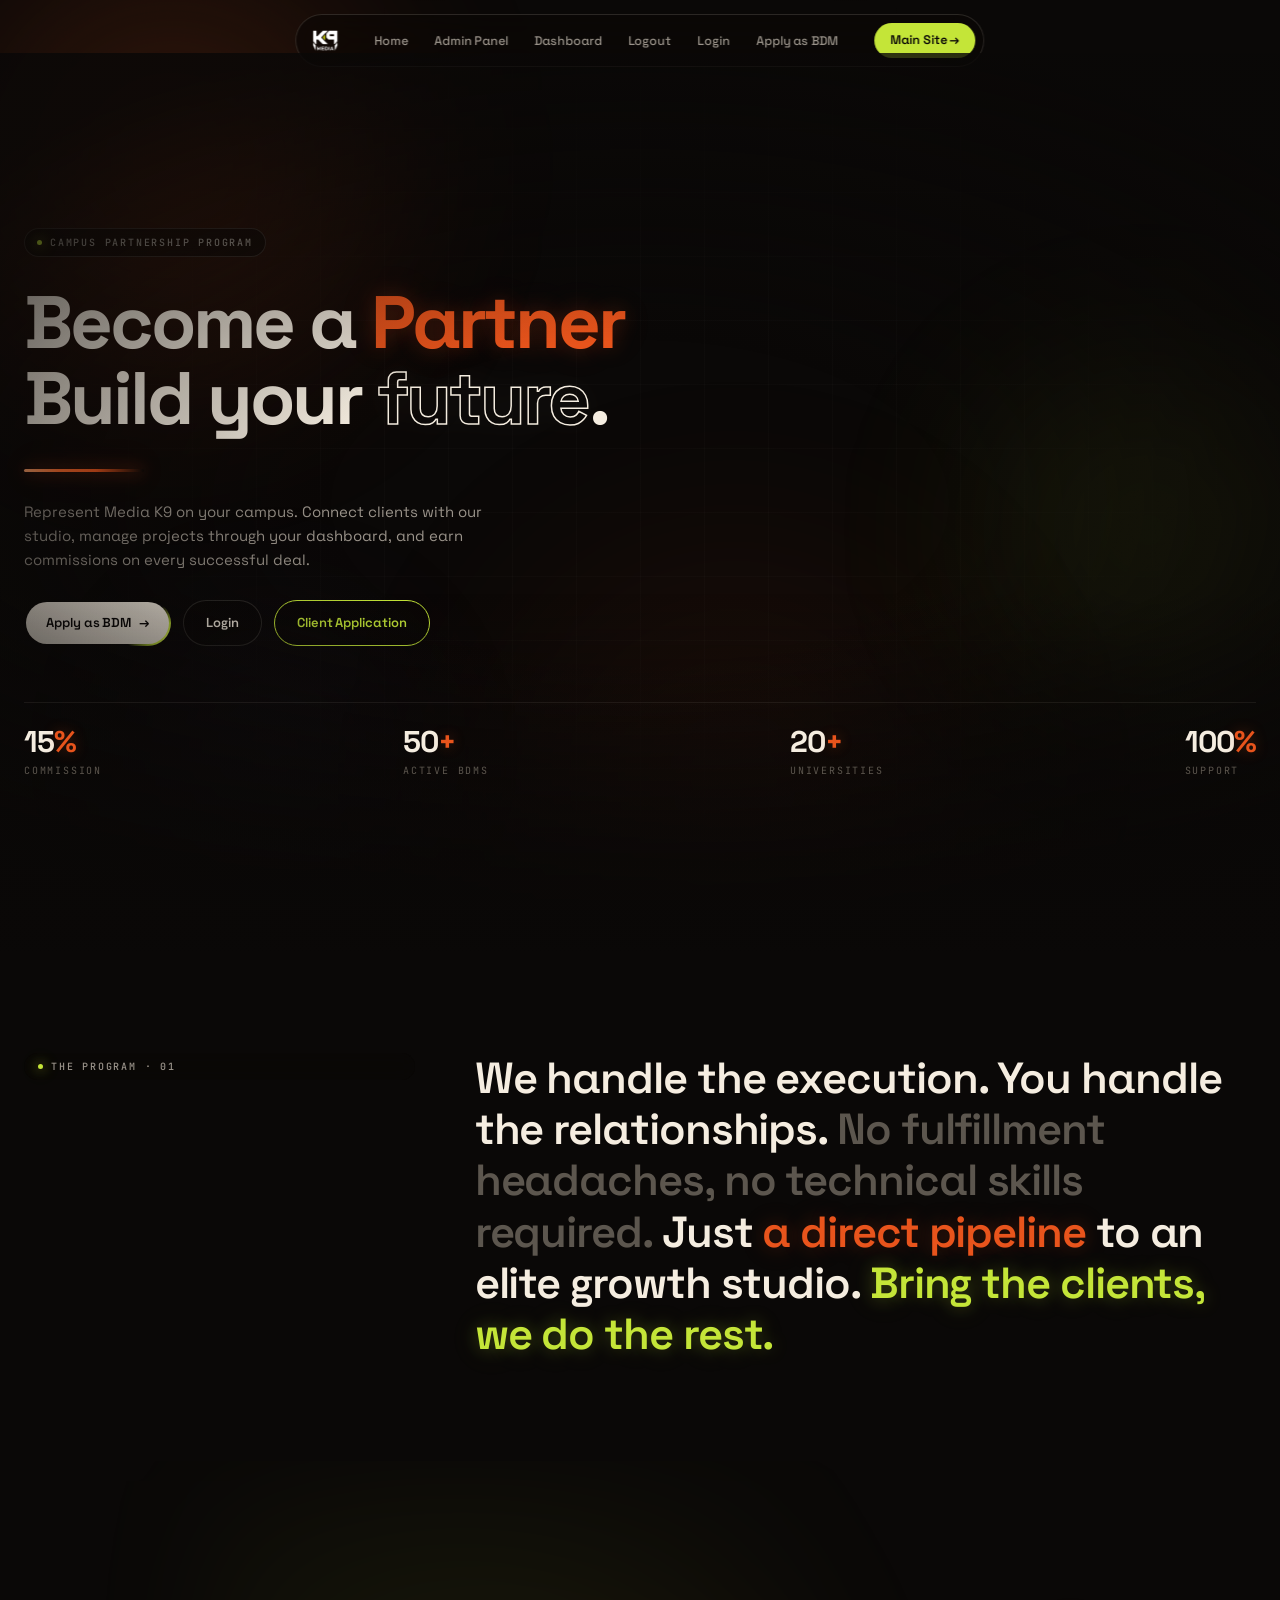
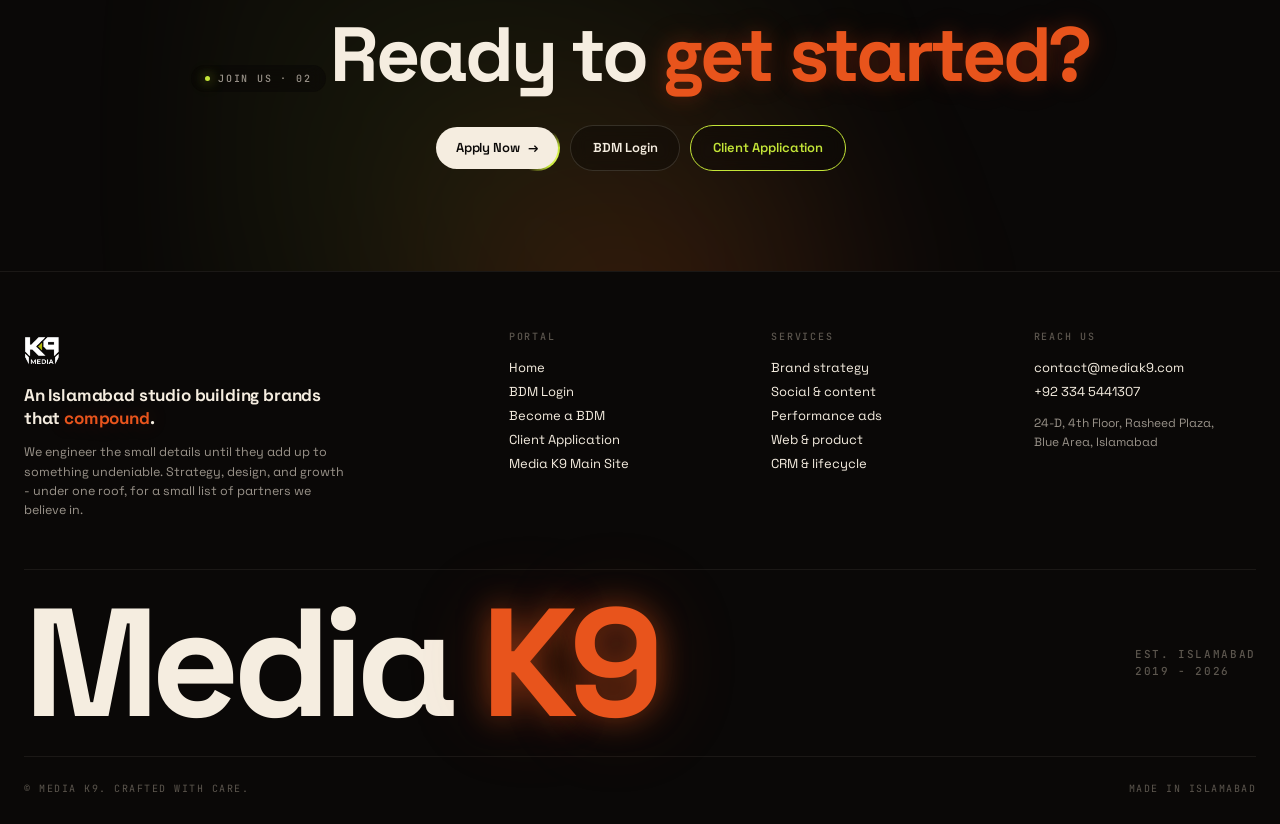
<file: preview/index.html>
<!DOCTYPE html>
<html lang="en">
<head>
<meta charset="UTF-8">
<meta name="viewport" content="width=device-width, initial-scale=1.0">
<meta name="robots" content="noindex, nofollow">
<title> - MediaK9</title>
<meta name="description" content="MediaK9 Campus Partnership Program - BDM Portal">
<link rel="preconnect" href="https://fonts.googleapis.com">
<link rel="preconnect" href="https://fonts.gstatic.com" crossorigin>
<link href="https://fonts.googleapis.com/css2?family=Space+Grotesk:wght@300;400;500;600;700&family=JetBrains+Mono:wght@400;500;700&display=swap" rel="stylesheet">
<link rel="stylesheet" href="./assets/css/shared.css">
<link rel="stylesheet" href="./assets/css/page.css">
<link rel="stylesheet" href="./assets/css/responsive.css">
<link rel="icon" href="./assets/logos/mediak9.png" type="image/png">

<link rel="stylesheet" href="./assets/css/">

<script>
window.mk9_ajax = {
    url: '/api/portal-handler.php',
    nonce: '',
    home_url: '/'
};
window.mk9_admin = {
    url: '/api/admin-handler.php',
    nonce: ''
};
</script>
</head>
<body class="" data-page="portal">
<div class="bg-aurora" aria-hidden="true">
  <div class="blob blob-1"></div>
  <div class="blob blob-2"></div>
  <div class="blob blob-3"></div>
  <div class="blob blob-4"></div>
</div>
<div class="bg-grid" aria-hidden="true"></div>
<div class="bg-grain" aria-hidden="true"></div>
<div class="cur-dot" aria-hidden="true"></div>
<div class="cur-ring" aria-hidden="true"></div>
<nav class="top">
  <a href="./" class="nav-mark"><img src="./assets/logos/mediak9.png" alt="Media K9"></a>
  <ul class="nav-list">
    <li><a href="./" class="">Home</a></li>
    
      
        <li><a href="./admin" class="">Admin Panel</a></li>
      
        <li><a href="./dashboard" class="">Dashboard</a></li>
      
      <li><a href="#" class="mk9-logout-link">Logout</a></li>
    
      <li><a href="./login" class="">Login</a></li>
      <li><a href="./register" class="">Apply as BDM</a></li>
    
  </ul>
  <a href="https://mediak9.com" class="nav-cta" target="_blank" rel="noopener">Main Site →</a>
</nav>



<section class="hero">
  <div class="hero-canvas-wrap" aria-hidden="true"></div>
  <div class="hero-canvas-vignette" aria-hidden="true"></div>
  <div class="hero-inner">
    <div class="eyebrow">Campus Partnership Program</div>
    <h1 data-blur data-blur-stagger="0.05">Become a <span class="accent"><span class="hero-word">Partner</span></span><br>Build your <span class="outlined">future</span>.</h1>
    <p class="hero-sub">Represent Media K9 on your campus. Connect clients with our studio, manage projects through your dashboard, and earn commissions on every successful deal.</p>
    <div class="hero-ctas">
      <a href="./register" class="btn btn-pri">Apply as BDM <span class="arr">→</span></a>
      <a href="./login" class="btn btn-sec">Login</a>
      <a href="./apply" class="btn btn-sec" style="border-color:var(--lime);color:var(--lime);">Client Application</a>
    </div>
  </div>
  <div class="hero-bottom">
    <div class="b-stat">
      <span class="b-num"><span data-target="15">0</span><span class="u">%</span></span>
      <span class="b-lbl">Commission</span>
    </div>
    <div class="b-stat">
      <span class="b-num"><span data-target="50">0</span><span class="u">+</span></span>
      <span class="b-lbl">Active BDMs</span>
    </div>
    <div class="b-stat">
      <span class="b-num"><span data-target="20">0</span><span class="u">+</span></span>
      <span class="b-lbl">Universities</span>
    </div>
    <div class="b-stat">
      <span class="b-num"><span data-target="100">0</span><span class="u">%</span></span>
      <span class="b-lbl">Support</span>
    </div>
  </div>
</section>

<section class="philosophy glow-follow" style="padding: 100px 0;">
  <div class="phil-inner rv">
    <div class="badge">The Program · 01</div>
    <p class="phil-text">
      We handle the execution. You handle the relationships. <span class="quiet">No fulfillment headaches, no technical skills required.</span> Just <span class="accent">a direct pipeline</span> to an elite growth studio. <span class="lime">Bring the clients, we do the rest.</span>
    </p>
  </div>
</section>

<section class="cta">
  <div class="cta-inner">
    <div class="badge" style="justify-content:center;margin:0 auto 18px">Join Us · 02</div>
    <h2 data-blur data-blur-stagger="0.05">Ready to <span class="accent">get started?</span></h2>
    <div class="cta-actions">
      <a href="./register" class="btn btn-pri">Apply Now <span class="arr">→</span></a>
      <a href="./login" class="btn btn-sec">BDM Login</a>
      <a href="./apply" class="btn btn-sec" style="border-color:var(--lime);color:var(--lime);">Client Application</a>
    </div>
  </div>
</section>



<footer>
  <div class="f-top">
    <div class="f-mark">
      <img src="./assets/logos/mediak9.png" alt="Media K9">
      <h3>An Islamabad studio building brands that <span class="accent">compound</span>.</h3>
      <p>We engineer the small details until they add up to something undeniable. Strategy, design, and growth - under one roof, for a small list of partners we believe in.</p>
    </div>
    <div class="f-col">
      <h4>Portal</h4>
      <a href="./">Home</a>
      <a href="./login">BDM Login</a>
      <a href="./register">Become a BDM</a>
      <a href="./apply">Client Application</a>
      <a href="https://mediak9.com/" target="_blank" rel="noopener">Media K9 Main Site</a>
    </div>
    <div class="f-col">
      <h4>Services</h4>
      <a href="https://mediak9.com/service-brand-strategy.html" target="_blank" rel="noopener">Brand strategy</a>
      <a href="https://mediak9.com/service-social-content.html" target="_blank" rel="noopener">Social & content</a>
      <a href="https://mediak9.com/service-performance-ads.html" target="_blank" rel="noopener">Performance ads</a>
      <a href="https://mediak9.com/service-web-product.html" target="_blank" rel="noopener">Web & product</a>
      <a href="https://mediak9.com/service-crm-lifecycle.html" target="_blank" rel="noopener">CRM & lifecycle</a>
    </div>
    <div class="f-col">
      <h4>Reach us</h4>
      <a href="mailto:contact@mediak9.com">contact@mediak9.com</a>
      <a href="tel:+923345441307">+92 334 5441307</a>
      <p style="color:var(--cream-dim);margin-top:10px;font-size:12px;line-height:1.55">24-D, 4th Floor, Rasheed Plaza,<br>Blue Area, Islamabad</p>
    </div>
  </div>
  <div class="f-giant">
    <span>Media <span class="accent">K9</span></span>
    <span style="font-family:'JetBrains Mono',monospace;font-size:11px;letter-spacing:.15em;color:var(--cream-muted);text-transform:uppercase;font-weight:500;line-height:1.5">Est. Islamabad<br>2019 - 2026</span>
  </div>
  <div class="f-bot">
    <span>©  Media K9. Crafted with care.</span>
    <span>Made in Islamabad</span>
  </div>
</footer>
<script src="./assets/js/app.js"></script>
<script src="./assets/js/portal.js"></script>

<script src="./assets/js/"></script>

</body>
</html>
</file>
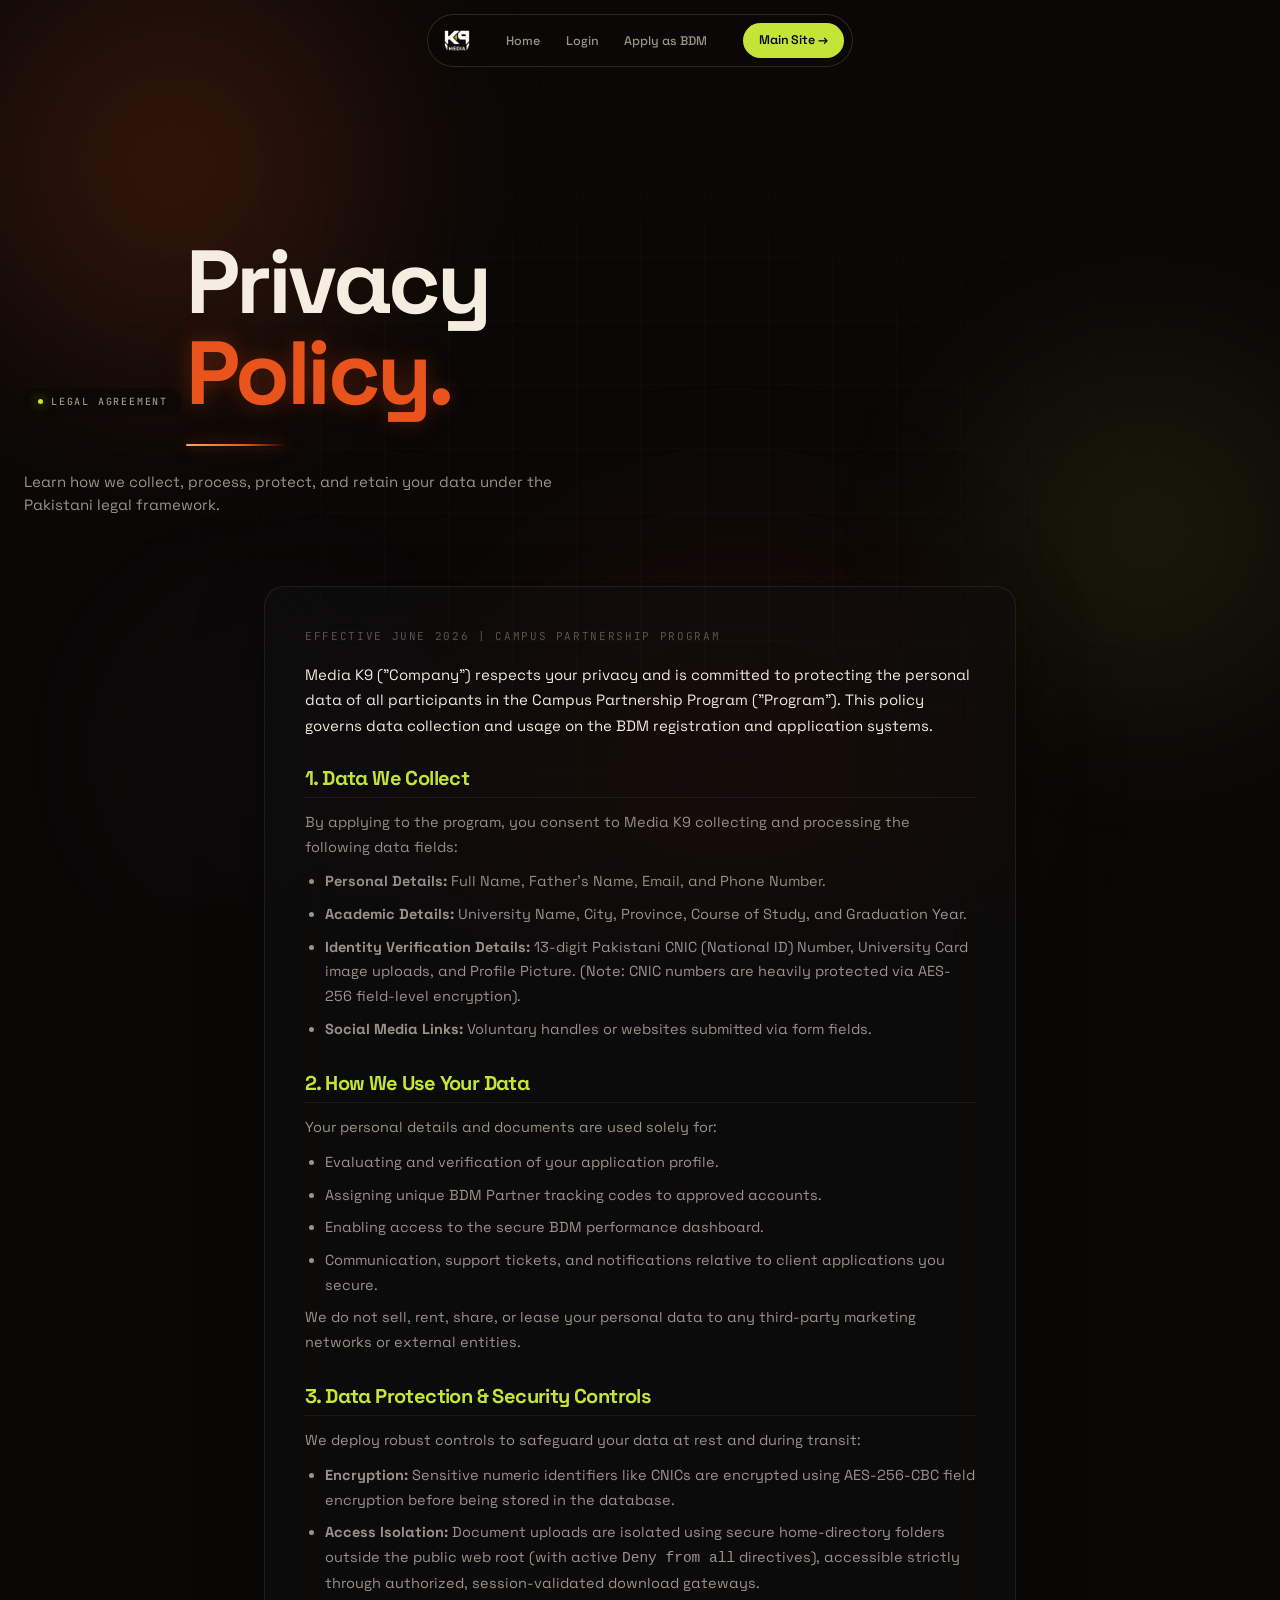
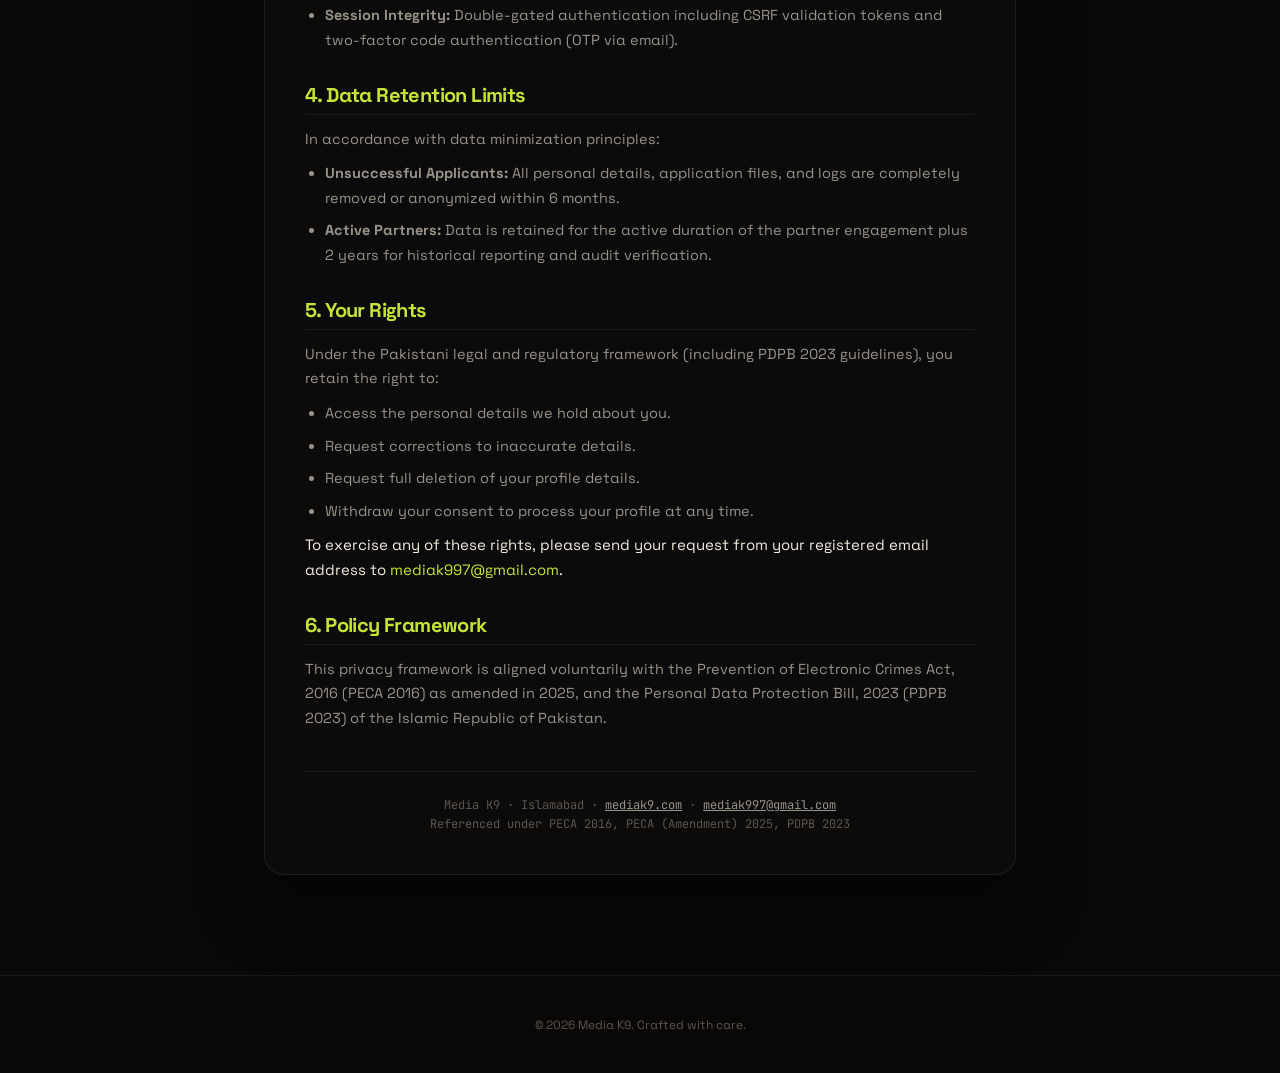
<file: privacy.html>
<!DOCTYPE html>
<html lang="en">
<head>
  <meta charset="UTF-8">
  <meta name="viewport" content="width=device-width, initial-scale=1.0">
  <meta name="robots" content="noindex, nofollow">
  <title>Privacy Policy - MediaK9</title>
  <link rel="preconnect" href="https://fonts.googleapis.com">
  <link rel="preconnect" href="https://fonts.gstatic.com" crossorigin>
  <link href="https://fonts.googleapis.com/css2?family=Space+Grotesk:wght@300;400;500;600;700&family=JetBrains+Mono:wght@400;500;700&display=swap" rel="stylesheet">
  <link rel="stylesheet" href="/assets/css/shared.css">
  <link rel="stylesheet" href="/assets/css/page.css">
  <link rel="stylesheet" href="/assets/css/responsive.css">
  <link rel="icon" href="/assets/logos/mediak9.png" type="image/png">
  <style>
    .legal-content {
      max-width: 800px;
      margin: 0 auto;
      padding: 40px 24px 100px;
      line-height: 1.7;
    }
    .legal-card {
      background: rgba(15, 15, 15, 0.65);
      backdrop-filter: blur(40px) saturate(180%);
      -webkit-backdrop-filter: blur(40px) saturate(180%);
      border: 1px solid rgba(249, 245, 240, 0.08);
      border-radius: 20px;
      padding: 40px;
      box-shadow: 0 30px 60px rgba(0, 0, 0, 0.5);
    }
    .legal-section {
      margin-bottom: 32px;
    }
    .legal-section h2 {
      font-size: 20px;
      font-weight: 700;
      color: var(--lime);
      margin-bottom: 12px;
      border-bottom: 1px solid var(--hairline);
      padding-bottom: 8px;
    }
    .legal-section p, .legal-section ul {
      color: var(--cream-dim);
      font-size: 14.5px;
    }
    .legal-section ul {
      padding-left: 20px;
      margin-top: 10px;
    }
    .legal-section li {
      margin-bottom: 8px;
    }
    .legal-meta {
      font-family: 'JetBrains Mono', monospace;
      font-size: 11px;
      color: var(--cream-muted);
      text-transform: uppercase;
      letter-spacing: 0.15em;
      margin-bottom: 16px;
    }
  </style>
</head>
<body data-page="portal">
  <div class="bg-aurora" aria-hidden="true">
    <div class="blob blob-1"></div>
    <div class="blob blob-2"></div>
    <div class="blob blob-3"></div>
    <div class="blob blob-4"></div>
  </div>
  <div class="bg-grid" aria-hidden="true"></div>
  <div class="bg-grain" aria-hidden="true"></div>
  <div class="cur-dot" aria-hidden="true"></div>
  <div class="cur-ring" aria-hidden="true"></div>

  <nav class="top">
    <a href="/" class="nav-mark"><img src="/assets/logos/mediak9.png" alt="Media K9"></a>
    <ul class="nav-list">
      <li><a href="/">Home</a></li>
      <li><a href="/login">Login</a></li>
      <li><a href="/register">Apply as BDM</a></li>
    </ul>
    <a href="https://mediak9.com" class="nav-cta" target="_blank" rel="noopener">Main Site →</a>
  </nav>

  <section class="p-hero" style="padding-bottom: 30px;">
    <div class="badge">Legal Agreement</div>
    <h1 data-blur data-blur-stagger="0.06">Privacy<br><span class="accent">Policy.</span></h1>
    <p class="lead fade-up">Learn how we collect, process, protect, and retain your data under the Pakistani legal framework.</p>
  </section>

  <div class="legal-content">
    <div class="legal-card rv">
      <div class="legal-meta">Effective June 2026 | Campus Partnership Program</div>
      
      <p style="color: var(--cream); font-size: 15px; margin-bottom: 30px;">
        Media K9 ("Company") respects your privacy and is committed to protecting the personal data of all participants in the Campus Partnership Program ("Program"). This policy governs data collection and usage on the BDM registration and application systems.
      </p>

      <div class="legal-section">
        <h2>1. Data We Collect</h2>
        <p>By applying to the program, you consent to Media K9 collecting and processing the following data fields:</p>
        <ul>
          <li><strong>Personal Details:</strong> Full Name, Father's Name, Email, and Phone Number.</li>
          <li><strong>Academic Details:</strong> University Name, City, Province, Course of Study, and Graduation Year.</li>
          <li><strong>Identity Verification Details:</strong> 13-digit Pakistani CNIC (National ID) Number, University Card image uploads, and Profile Picture. (Note: CNIC numbers are heavily protected via AES-256 field-level encryption).</li>
          <li><strong>Social Media Links:</strong> Voluntary handles or websites submitted via form fields.</li>
        </ul>
      </div>

      <div class="legal-section">
        <h2>2. How We Use Your Data</h2>
        <p>Your personal details and documents are used solely for:
          <ul>
            <li>Evaluating and verification of your application profile.</li>
            <li>Assigning unique BDM Partner tracking codes to approved accounts.</li>
            <li>Enabling access to the secure BDM performance dashboard.</li>
            <li>Communication, support tickets, and notifications relative to client applications you secure.</li>
          </ul>
        </p>
        <p style="margin-top: 8px;">We do not sell, rent, share, or lease your personal data to any third-party marketing networks or external entities.</p>
      </div>

      <div class="legal-section">
        <h2>3. Data Protection &amp; Security Controls</h2>
        <p>We deploy robust controls to safeguard your data at rest and during transit:</p>
        <ul>
          <li><strong>Encryption:</strong> Sensitive numeric identifiers like CNICs are encrypted using AES-256-CBC field encryption before being stored in the database.</li>
          <li><strong>Access Isolation:</strong> Document uploads are isolated using secure home-directory folders outside the public web root (with active <code>Deny from all</code> directives), accessible strictly through authorized, session-validated download gateways.</li>
          <li><strong>Session Integrity:</strong> Double-gated authentication including CSRF validation tokens and two-factor code authentication (OTP via email).</li>
        </ul>
      </div>

      <div class="legal-section">
        <h2>4. Data Retention Limits</h2>
        <p>In accordance with data minimization principles:</p>
        <ul>
          <li><strong>Unsuccessful Applicants:</strong> All personal details, application files, and logs are completely removed or anonymized within 6 months.</li>
          <li><strong>Active Partners:</strong> Data is retained for the active duration of the partner engagement plus 2 years for historical reporting and audit verification.</li>
        </ul>
      </div>

      <div class="legal-section">
        <h2>5. Your Rights</h2>
        <p>Under the Pakistani legal and regulatory framework (including PDPB 2023 guidelines), you retain the right to:
          <ul>
            <li>Access the personal details we hold about you.</li>
            <li>Request corrections to inaccurate details.</li>
            <li>Request full deletion of your profile details.</li>
            <li>Withdraw your consent to process your profile at any time.</li>
          </ul>
          To exercise any of these rights, please send your request from your registered email address to <a href="mailto:mediak997@gmail.com" style="color: var(--lime); text-decoration: none;">mediak997@gmail.com</a>.
        </p>
      </div>

      <div class="legal-section">
        <h2>6. Policy Framework</h2>
        <p>This privacy framework is aligned voluntarily with the Prevention of Electronic Crimes Act, 2016 (PECA 2016) as amended in 2025, and the Personal Data Protection Bill, 2023 (PDPB 2023) of the Islamic Republic of Pakistan.</p>
      </div>

      <div style="margin-top: 40px; padding-top: 24px; border-top: 1px solid var(--hairline); text-align: center; font-size: 12px; color: var(--cream-muted); font-family: 'JetBrains Mono', monospace; line-height: 1.6;">
        Media K9 · Islamabad · <a href="https://mediak9.com" target="_blank" style="color: var(--cream-dim);">mediak9.com</a> · <a href="mailto:mediak997@gmail.com" style="color: var(--cream-dim);">mediak997@gmail.com</a><br>
        Referenced under PECA 2016, PECA (Amendment) 2025, PDPB 2023
      </div>

    </div>
  </div>

  <footer style="padding: 40px 0; border-top: 1px solid var(--hairline); text-align: center; font-size: 12px; color: var(--cream-muted);">
    © 2026 Media K9. Crafted with care.
  </footer>

  <script src="/assets/js/app.js" defer></script>
</body>
</html>
</file>
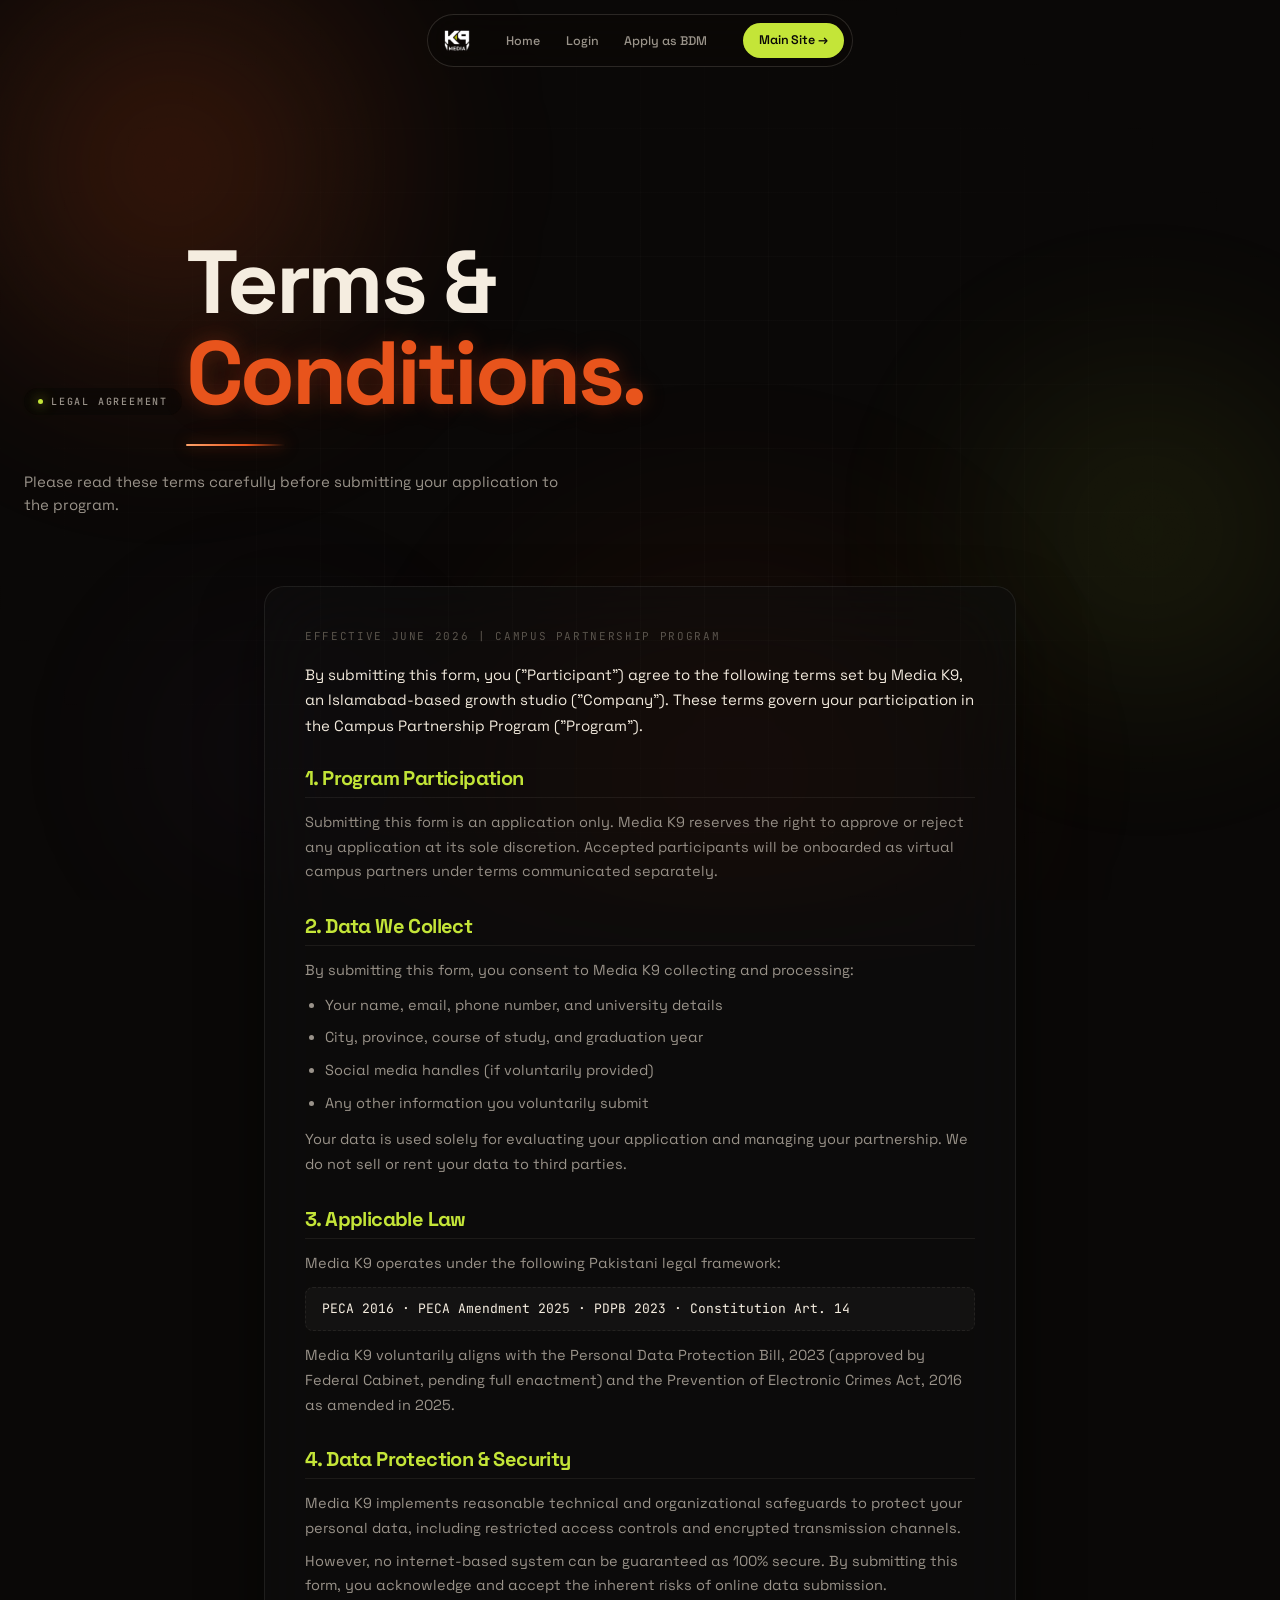
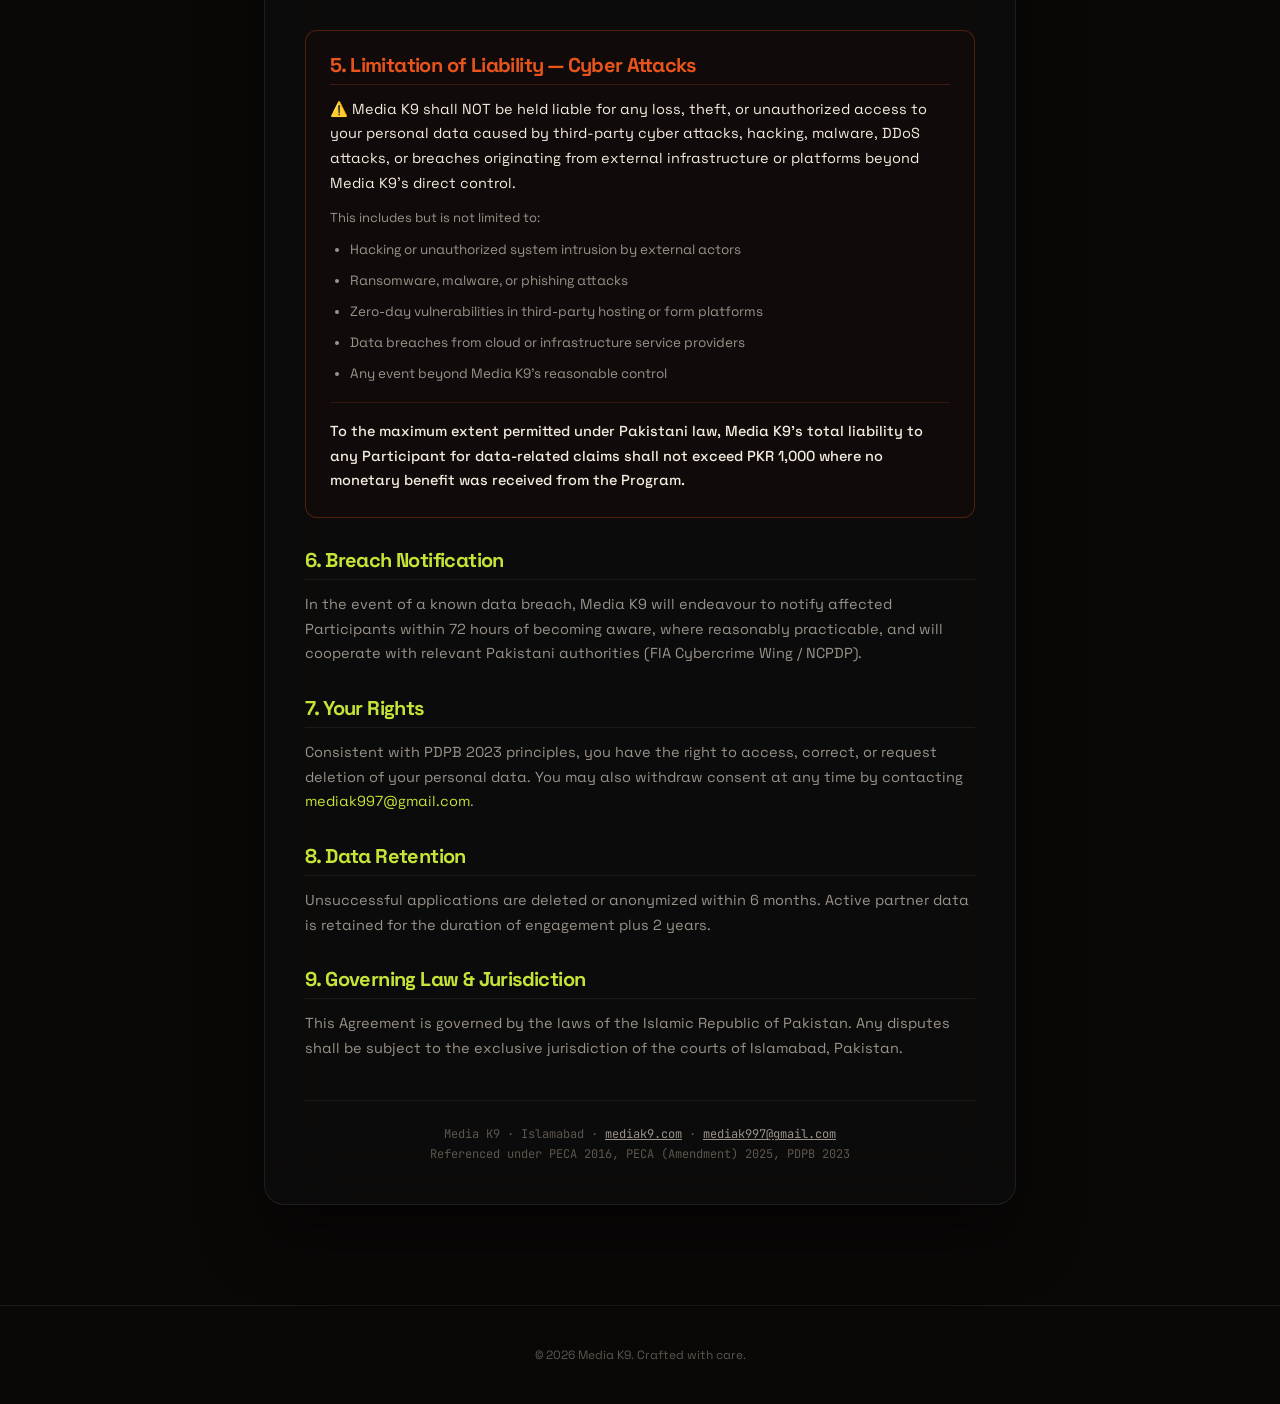
<file: terms.html>
<!DOCTYPE html>
<html lang="en">
<head>
  <meta charset="UTF-8">
  <meta name="viewport" content="width=device-width, initial-scale=1.0">
  <meta name="robots" content="noindex, nofollow">
  <title>Terms & Conditions - MediaK9</title>
  <link rel="preconnect" href="https://fonts.googleapis.com">
  <link rel="preconnect" href="https://fonts.gstatic.com" crossorigin>
  <link href="https://fonts.googleapis.com/css2?family=Space+Grotesk:wght@300;400;500;600;700&family=JetBrains+Mono:wght@400;500;700&display=swap" rel="stylesheet">
  <link rel="stylesheet" href="/assets/css/shared.css">
  <link rel="stylesheet" href="/assets/css/page.css">
  <link rel="stylesheet" href="/assets/css/responsive.css">
  <link rel="icon" href="/assets/logos/mediak9.png" type="image/png">
  <style>
    .legal-content {
      max-width: 800px;
      margin: 0 auto;
      padding: 40px 24px 100px;
      line-height: 1.7;
    }
    .legal-card {
      background: rgba(15, 15, 15, 0.65);
      backdrop-filter: blur(40px) saturate(180%);
      -webkit-backdrop-filter: blur(40px) saturate(180%);
      border: 1px solid rgba(249, 245, 240, 0.08);
      border-radius: 20px;
      padding: 40px;
      box-shadow: 0 30px 60px rgba(0, 0, 0, 0.5);
    }
    .legal-section {
      margin-bottom: 32px;
    }
    .legal-section h2 {
      font-size: 20px;
      font-weight: 700;
      color: var(--lime);
      margin-bottom: 12px;
      border-bottom: 1px solid var(--hairline);
      padding-bottom: 8px;
    }
    .legal-section p, .legal-section ul {
      color: var(--cream-dim);
      font-size: 14.5px;
    }
    .legal-section ul {
      padding-left: 20px;
      margin-top: 10px;
    }
    .legal-section li {
      margin-bottom: 8px;
    }
    .legal-meta {
      font-family: 'JetBrains Mono', monospace;
      font-size: 11px;
      color: var(--cream-muted);
      text-transform: uppercase;
      letter-spacing: 0.15em;
      margin-bottom: 16px;
    }
  </style>
</head>
<body data-page="portal">
  <div class="bg-aurora" aria-hidden="true">
    <div class="blob blob-1"></div>
    <div class="blob blob-2"></div>
    <div class="blob blob-3"></div>
    <div class="blob blob-4"></div>
  </div>
  <div class="bg-grid" aria-hidden="true"></div>
  <div class="bg-grain" aria-hidden="true"></div>
  <div class="cur-dot" aria-hidden="true"></div>
  <div class="cur-ring" aria-hidden="true"></div>

  <nav class="top">
    <a href="/" class="nav-mark"><img src="/assets/logos/mediak9.png" alt="Media K9"></a>
    <ul class="nav-list">
      <li><a href="/">Home</a></li>
      <li><a href="/login">Login</a></li>
      <li><a href="/register">Apply as BDM</a></li>
    </ul>
    <a href="https://mediak9.com" class="nav-cta" target="_blank" rel="noopener">Main Site →</a>
  </nav>

  <section class="p-hero" style="padding-bottom: 30px;">
    <div class="badge">Legal Agreement</div>
    <h1 data-blur data-blur-stagger="0.06">Terms &amp;<br><span class="accent">Conditions.</span></h1>
    <p class="lead fade-up">Please read these terms carefully before submitting your application to the program.</p>
  </section>

  <div class="legal-content">
    <div class="legal-card rv">
      <div class="legal-meta">Effective June 2026 | Campus Partnership Program</div>
      
      <p style="color: var(--cream); font-size: 15px; margin-bottom: 30px;">
        By submitting this form, you ("Participant") agree to the following terms set by Media K9, an Islamabad-based growth studio ("Company"). These terms govern your participation in the Campus Partnership Program ("Program").
      </p>

      <div class="legal-section">
        <h2>1. Program Participation</h2>
        <p>Submitting this form is an application only. Media K9 reserves the right to approve or reject any application at its sole discretion. Accepted participants will be onboarded as virtual campus partners under terms communicated separately.</p>
      </div>

      <div class="legal-section">
        <h2>2. Data We Collect</h2>
        <p>By submitting this form, you consent to Media K9 collecting and processing:</p>
        <ul>
          <li>Your name, email, phone number, and university details</li>
          <li>City, province, course of study, and graduation year</li>
          <li>Social media handles (if voluntarily provided)</li>
          <li>Any other information you voluntarily submit</li>
        </ul>
        <p style="margin-top: 12px;">Your data is used solely for evaluating your application and managing your partnership. We do not sell or rent your data to third parties.</p>
      </div>

      <div class="legal-section">
        <h2>3. Applicable Law</h2>
        <p>Media K9 operates under the following Pakistani legal framework:</p>
        <div style="font-family:'JetBrains Mono', monospace; font-size: 13px; color: var(--accent); background: rgba(255,255,255,0.03); padding: 10px 16px; border-radius: 8px; margin: 12px 0; border: 1px dashed var(--hairline);">
          PECA 2016 · PECA Amendment 2025 · PDPB 2023 · Constitution Art. 14
        </div>
        <p>Media K9 voluntarily aligns with the Personal Data Protection Bill, 2023 (approved by Federal Cabinet, pending full enactment) and the Prevention of Electronic Crimes Act, 2016 as amended in 2025.</p>
      </div>

      <div class="legal-section">
        <h2>4. Data Protection &amp; Security</h2>
        <p>Media K9 implements reasonable technical and organizational safeguards to protect your personal data, including restricted access controls and encrypted transmission channels.</p>
        <p style="margin-top: 8px;">However, no internet-based system can be guaranteed as 100% secure. By submitting this form, you acknowledge and accept the inherent risks of online data submission.</p>
      </div>

      <div class="legal-section" style="border: 1px solid rgba(232,84,28,.3); background: rgba(232,84,28,.02); padding: 24px; border-radius: 12px;">
        <h2 style="color: var(--marmalade); border-bottom-color: rgba(232,84,28,.2); margin-top: 0;">5. Limitation of Liability — Cyber Attacks</h2>
        <p style="color: var(--cream);">⚠️ Media K9 shall NOT be held liable for any loss, theft, or unauthorized access to your personal data caused by third-party cyber attacks, hacking, malware, DDoS attacks, or breaches originating from external infrastructure or platforms beyond Media K9's direct control.</p>
        <p style="margin-top: 12px; font-size: 13px; color: var(--cream-dim);">This includes but is not limited to:</p>
        <ul style="font-size: 13.5px;">
          <li>Hacking or unauthorized system intrusion by external actors</li>
          <li>Ransomware, malware, or phishing attacks</li>
          <li>Zero-day vulnerabilities in third-party hosting or form platforms</li>
          <li>Data breaches from cloud or infrastructure service providers</li>
          <li>Any event beyond Media K9's reasonable control</li>
        </ul>
        <p style="margin-top: 16px; padding-top: 16px; border-top: 1px solid rgba(232,84,28,.15); color: var(--cream); font-weight: 500;">
          To the maximum extent permitted under Pakistani law, Media K9's total liability to any Participant for data-related claims shall not exceed PKR 1,000 where no monetary benefit was received from the Program.
        </p>
      </div>

      <div class="legal-section" style="margin-top: 32px;">
        <h2>6. Breach Notification</h2>
        <p>In the event of a known data breach, Media K9 will endeavour to notify affected Participants within 72 hours of becoming aware, where reasonably practicable, and will cooperate with relevant Pakistani authorities (FIA Cybercrime Wing / NCPDP).</p>
      </div>

      <div class="legal-section">
        <h2>7. Your Rights</h2>
        <p>Consistent with PDPB 2023 principles, you have the right to access, correct, or request deletion of your personal data. You may also withdraw consent at any time by contacting <a href="mailto:mediak997@gmail.com" style="color: var(--lime); text-decoration: none;">mediak997@gmail.com</a>.</p>
      </div>

      <div class="legal-section">
        <h2>8. Data Retention</h2>
        <p>Unsuccessful applications are deleted or anonymized within 6 months. Active partner data is retained for the duration of engagement plus 2 years.</p>
      </div>

      <div class="legal-section">
        <h2>9. Governing Law &amp; Jurisdiction</h2>
        <p>This Agreement is governed by the laws of the Islamic Republic of Pakistan. Any disputes shall be subject to the exclusive jurisdiction of the courts of Islamabad, Pakistan.</p>
      </div>

      <div style="margin-top: 40px; padding-top: 24px; border-top: 1px solid var(--hairline); text-align: center; font-size: 12px; color: var(--cream-muted); font-family: 'JetBrains Mono', monospace; line-height: 1.6;">
        Media K9 · Islamabad · <a href="https://mediak9.com" target="_blank" style="color: var(--cream-dim);">mediak9.com</a> · <a href="mailto:mediak997@gmail.com" style="color: var(--cream-dim);">mediak997@gmail.com</a><br>
        Referenced under PECA 2016, PECA (Amendment) 2025, PDPB 2023
      </div>

    </div>
  </div>

  <footer style="padding: 40px 0; border-top: 1px solid var(--hairline); text-align: center; font-size: 12px; color: var(--cream-muted);">
    © 2026 Media K9. Crafted with care.
  </footer>

  <script src="/assets/js/app.js" defer></script>
</body>
</html>
</file>
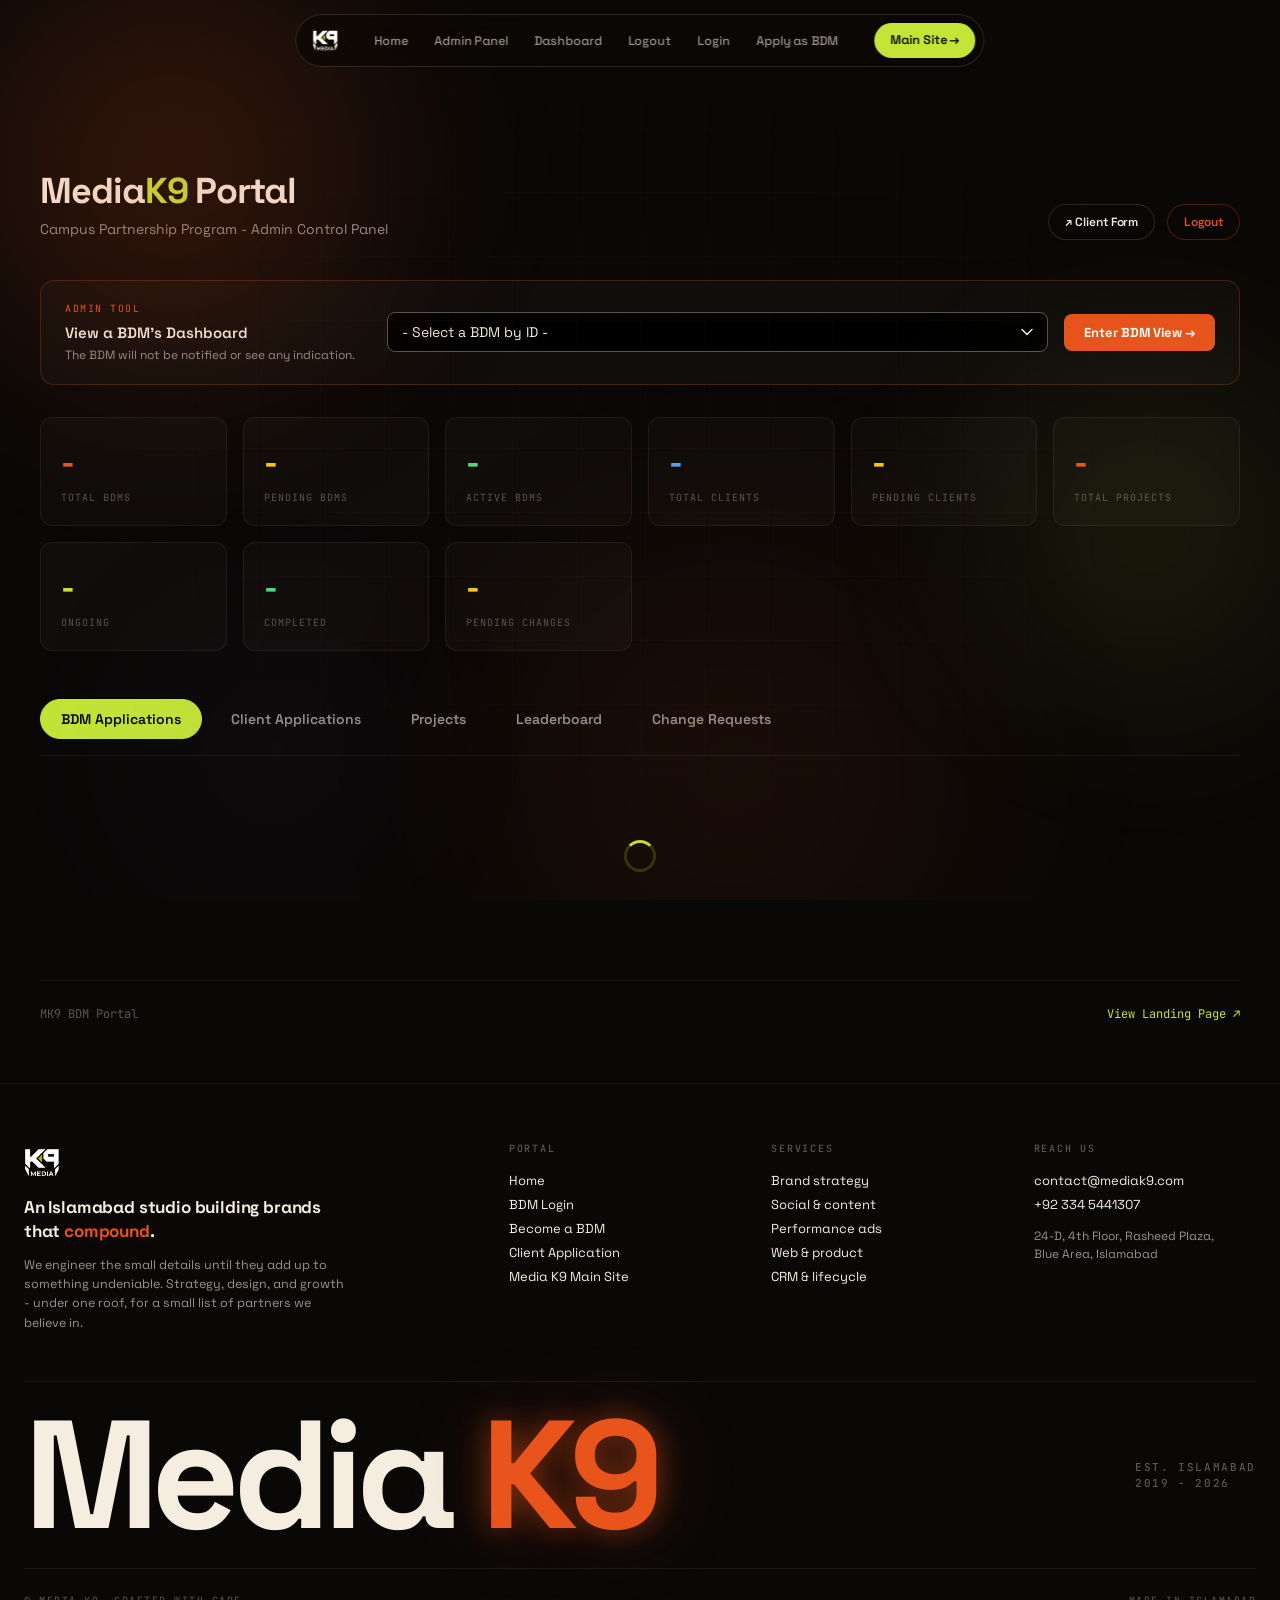
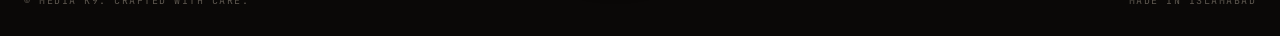
<file: preview/admin.html>
<!DOCTYPE html>
<html lang="en">
<head>
<meta charset="UTF-8">
<meta name="viewport" content="width=device-width, initial-scale=1.0">
<meta name="robots" content="noindex, nofollow">
<title> - MediaK9</title>
<meta name="description" content="MediaK9 Campus Partnership Program - BDM Portal">
<link rel="preconnect" href="https://fonts.googleapis.com">
<link rel="preconnect" href="https://fonts.gstatic.com" crossorigin>
<link href="https://fonts.googleapis.com/css2?family=Space+Grotesk:wght@300;400;500;600;700&family=JetBrains+Mono:wght@400;500;700&display=swap" rel="stylesheet">
<link rel="stylesheet" href="./assets/css/shared.css">
<link rel="stylesheet" href="./assets/css/page.css">
<link rel="stylesheet" href="./assets/css/responsive.css">
<link rel="icon" href="./assets/logos/mediak9.png" type="image/png">

<link rel="stylesheet" href="./assets/css/">

<script>
window.mk9_ajax = {
    url: '/api/portal-handler.php',
    nonce: '',
    home_url: '/'
};
window.mk9_admin = {
    url: '/api/admin-handler.php',
    nonce: ''
};
</script>
</head>
<body class="" data-page="portal">
<div class="bg-aurora" aria-hidden="true">
  <div class="blob blob-1"></div>
  <div class="blob blob-2"></div>
  <div class="blob blob-3"></div>
  <div class="blob blob-4"></div>
</div>
<div class="bg-grid" aria-hidden="true"></div>
<div class="bg-grain" aria-hidden="true"></div>
<div class="cur-dot" aria-hidden="true"></div>
<div class="cur-ring" aria-hidden="true"></div>
<nav class="top">
  <a href="./" class="nav-mark"><img src="./assets/logos/mediak9.png" alt="Media K9"></a>
  <ul class="nav-list">
    <li><a href="./" class="">Home</a></li>
    
      
        <li><a href="./admin" class="">Admin Panel</a></li>
      
        <li><a href="./dashboard" class="">Dashboard</a></li>
      
      <li><a href="#" class="mk9-logout-link">Logout</a></li>
    
      <li><a href="./login" class="">Login</a></li>
      <li><a href="./register" class="">Apply as BDM</a></li>
    
  </ul>
  <a href="https://mediak9.com" class="nav-cta" target="_blank" rel="noopener">Main Site →</a>
</nav>


<style>
/* Admin Panel Specific Styles using MediaK9 Studio Tokens */
body { background: var(--black); }
.mk9-admin { max-width: 1400px; margin: 0 auto; padding: 120px 40px 60px; min-height: 100vh; }
.mk9-admin__header { display: flex; justify-content: space-between; align-items: flex-end; margin-bottom: 40px; }
.mk9-admin__title { font-size: 36px; font-weight: 700; letter-spacing: -0.03em; }
.mk9-admin__title span { color: var(--lime); }
.mk9-admin__stats { display: grid; grid-template-columns: repeat(auto-fill, minmax(180px, 1fr)); gap: 16px; margin-bottom: 48px; }
.mk9-admin__stat { background: var(--ink); border: 1px solid var(--hairline); border-radius: 12px; padding: 20px; }
.mk9-admin__stat-value { font-size: 32px; font-weight: 700; margin-bottom: 4px; letter-spacing: -0.03em; }
.mk9-admin__stat-label { font-family: 'JetBrains Mono', monospace; font-size: 10px; text-transform: uppercase; letter-spacing: 0.1em; color: var(--cream-muted); }
.mk9-admin__stat--marmalade .mk9-admin__stat-value { color: var(--marmalade); }
.mk9-admin__stat--warning .mk9-admin__stat-value { color: #facc15; }
.mk9-admin__stat--success .mk9-admin__stat-value { color: #4ade80; }
.mk9-admin__stat--lime .mk9-admin__stat-value { color: var(--lime); }
.mk9-admin__stat--info .mk9-admin__stat-value { color: #60a5fa; }

.mk9-admin__tabs { display: flex; gap: 8px; margin-bottom: 24px; border-bottom: 1px solid var(--hairline); padding-bottom: 16px; overflow-x: auto; scrollbar-width: none; }
.mk9-admin__tab { background: transparent; border: 1px solid transparent; color: var(--cream-dim); padding: 10px 20px; border-radius: 30px; font-size: 14px; font-weight: 600; cursor: pointer; transition: all 0.2s; white-space: nowrap; font-family: 'Space Grotesk', sans-serif; display: flex; align-items: center; gap: 8px; }
.mk9-admin__tab:hover { color: var(--cream); background: rgba(255,255,255,0.05); }
.mk9-admin__tab.active { background: var(--lime); color: var(--black); border-color: var(--lime); }
.mk9-admin__tab-badge { background: var(--black); color: var(--lime); padding: 2px 8px; border-radius: 10px; font-size: 10px; font-weight: 700; }

.mk9-admin__filters { display: flex; gap: 8px; margin-bottom: 24px; }
.mk9-admin__filter { background: var(--ink); border: 1px solid var(--hairline); color: var(--cream-dim); padding: 8px 16px; border-radius: 8px; font-size: 13px; cursor: pointer; font-family: 'Space Grotesk', sans-serif; }
.mk9-admin__filter:hover { border-color: var(--cream-dim); }
.mk9-admin__filter.active { background: var(--cream); color: var(--black); border-color: var(--cream); }

.mk9-admin__table-wrapper { background: var(--ink); border: 1px solid var(--hairline); border-radius: 16px; overflow: hidden; }
.mk9-admin__table { width: 100%; border-collapse: collapse; text-align: left; }
.mk9-admin__table th { background: rgba(255,255,255,0.02); padding: 16px 20px; font-family: 'JetBrains Mono', monospace; font-size: 10px; text-transform: uppercase; letter-spacing: 0.1em; color: var(--cream-muted); border-bottom: 1px solid var(--hairline); }
.mk9-admin__table td { padding: 16px 20px; border-bottom: 1px solid var(--hairline); font-size: 14px; vertical-align: middle; }
.mk9-admin__table tr:last-child td { border-bottom: none; }
.mk9-admin__table tr:hover { background: rgba(255,255,255,0.02); }

.mk9-status { display: inline-flex; align-items: center; gap: 6px; padding: 4px 10px; border-radius: 20px; font-size: 11px; font-weight: 600; text-transform: uppercase; font-family: 'JetBrains Mono', monospace; }
.mk9-status__dot { width: 6px; height: 6px; border-radius: 50%; }
.mk9-status--pending { background: rgba(250,204,21,0.1); color: #facc15; }
.mk9-status--pending .mk9-status__dot { background: #facc15; }
.mk9-status--approved, .mk9-status--completed { background: rgba(74,222,128,0.1); color: #4ade80; }
.mk9-status--approved .mk9-status__dot, .mk9-status--completed .mk9-status__dot { background: #4ade80; }
.mk9-status--rejected { background: rgba(248,113,113,0.1); color: #f87171; }
.mk9-status--rejected .mk9-status__dot { background: #f87171; }
.mk9-status--ongoing { background: rgba(196,229,56,0.1); color: var(--lime); }
.mk9-status--ongoing .mk9-status__dot { background: var(--lime); }

.mk9-admin__actions { display: flex; gap: 8px; }
.mk9-admin__action-btn { padding: 6px 12px; border-radius: 6px; font-size: 12px; font-weight: 600; cursor: pointer; border: 1px solid transparent; font-family: 'Space Grotesk', sans-serif; }
.mk9-admin__action-btn--view, .mk9-admin__action-btn--status { background: var(--ink); border-color: var(--hairline); color: var(--cream); }
.mk9-admin__action-btn--view:hover, .mk9-admin__action-btn--status:hover { background: rgba(255,255,255,0.1); }
.mk9-admin__action-btn--approve { background: rgba(74,222,128,0.1); color: #4ade80; border-color: rgba(74,222,128,0.3); }
.mk9-admin__action-btn--reject { background: rgba(248,113,113,0.1); color: #f87171; border-color: rgba(248,113,113,0.3); }

/* Modals */
.mk9-admin__modal-overlay { position: fixed; inset: 0; background: rgba(0,0,0,0.8); backdrop-filter: blur(10px); z-index: 9999; display: flex; align-items: center; justify-content: center; padding: 20px; }
.mk9-admin__modal { background: var(--ink); border: 1px solid var(--hairline); border-radius: 16px; width: 100%; max-width: 600px; max-height: 90vh; overflow-y: auto; padding: 32px; position: relative; }
.mk9-admin__modal-header { margin-bottom: 24px; }
.mk9-admin__modal-title { font-size: 24px; font-weight: 700; }
.mk9-admin__modal-close { position: absolute; top: 24px; right: 24px; background: none; border: none; color: var(--cream-dim); font-size: 24px; cursor: pointer; }
.mk9-admin__modal-footer { margin-top: 32px; display: flex; justify-content: flex-end; gap: 12px; }
.mk9-admin__modal-btn { padding: 10px 20px; border-radius: 8px; font-weight: 600; font-family: 'Space Grotesk', sans-serif; cursor: pointer; border: none; }
.mk9-admin__modal-btn--cancel { background: transparent; color: var(--cream-dim); }
.mk9-admin__modal-btn--confirm { background: var(--lime); color: var(--black); }
.mk9-admin__modal-btn--danger { background: #f87171; color: var(--black); }

/* Admin Details Grid */
.mk9-admin__detail { display: grid; grid-template-columns: 1fr 1fr; gap: 20px; margin-bottom: 32px; }
.mk9-admin__detail-field { background: rgba(255,255,255,0.02); padding: 16px; border-radius: 8px; border: 1px solid var(--hairline); }
.mk9-admin__detail-label { font-family: 'JetBrains Mono', monospace; font-size: 10px; text-transform: uppercase; letter-spacing: 0.1em; color: var(--cream-muted); margin-bottom: 8px; }
.mk9-admin__detail-value { font-size: 14px; font-weight: 500; }
.mk9-admin__doc-grid { display: grid; grid-template-columns: repeat(auto-fit, minmax(120px, 1fr)); gap: 16px; border-top: 1px solid var(--hairline); padding-top: 24px; }
.mk9-admin__doc-card { text-align: center; }
.mk9-admin__doc-card img { width: 100%; height: 100px; object-fit: cover; border-radius: 8px; border: 1px solid var(--hairline); cursor: pointer; margin-bottom: 8px; }
.mk9-admin__doc-label { font-size: 11px; color: var(--cream-dim); }

.mk9-admin__empty { text-align: center; padding: 60px; background: var(--ink); border: 1px dashed var(--hairline); border-radius: 16px; }
.mk9-admin__empty-icon { font-size: 32px; margin-bottom: 16px; }
.mk9-admin__empty-text { color: var(--cream-dim); }

.mk9-admin__toast { position: fixed; bottom: 24px; right: 24px; padding: 12px 24px; border-radius: 8px; font-weight: 600; font-size: 14px; z-index: 10000; animation: slideIn 0.3s forwards; }
.mk9-admin__toast--success { background: var(--lime); color: var(--black); }
.mk9-admin__toast--error { background: #f87171; color: var(--black); }
@keyframes slideIn { from { transform: translateY(100%); opacity: 0; } to { transform: translateY(0); opacity: 1; } }

/* Loader */
.mk9-admin__loading { padding: 60px; text-align: center; }
.mk9-admin__spinner { width: 32px; height: 32px; border: 3px solid rgba(196,229,56,0.2); border-top-color: var(--lime); border-radius: 50%; animation: spin 1s linear infinite; margin: 0 auto; }
@keyframes spin { to { transform: rotate(360deg); } }
</style>

<div class="mk9-admin" id="mk9-admin-panel">
  <div class="mk9-admin__header">
    <div>
      <h1 class="mk9-admin__title">Media<span>K9</span> Portal</h1>
      <p style="color:var(--cream-dim);font-size:14px;margin-top:8px;">Campus Partnership Program - Admin Control Panel</p>
    </div>
    <div style="display:flex;gap:12px;align-items:center">
      <a href="./apply" target="_blank" class="btn btn-sec" style="font-size:12px;padding:8px 16px;">↗ Client Form</a>
      <a href="#" class="btn btn-sec mk9-logout-link" style="font-size:12px;padding:8px 16px;color:var(--marmalade);border-color:rgba(232,84,28,.3);">Logout</a>
    </div>
  </div>

  <!-- ── Admin: Silently View a BDM Dashboard ── -->
  <div style="background:var(--ink);border:1px solid rgba(232,84,28,.25);border-radius:14px;padding:20px 24px;margin-bottom:32px;display:flex;align-items:center;gap:16px;flex-wrap:wrap;">
    <div style="flex:1;min-width:200px;">
      <div style="font-family:'JetBrains Mono',monospace;font-size:10px;text-transform:uppercase;letter-spacing:.15em;color:var(--marmalade);margin-bottom:6px;">Admin Tool</div>
      <div style="font-size:15px;font-weight:600;">View a BDM's Dashboard</div>
      <div style="font-size:12px;color:var(--cream-dim);margin-top:2px;">The BDM will not be notified or see any indication.</div>
    </div>
    <select id="mk9-bdm-impersonate-select" style="flex:2;min-width:200px;padding:10px 14px;background:#000000;border:1px solid var(--cream-muted);border-radius:8px;color:var(--cream);font-family:'Space Grotesk',sans-serif;font-size:14px;cursor:pointer;">
      <option value="">- Select a BDM by ID -</option>
    </select>
    <button id="mk9-bdm-impersonate-btn" style="padding:10px 20px;background:var(--marmalade);color:#fff;border:none;border-radius:8px;font-weight:700;font-size:13px;cursor:pointer;white-space:nowrap;font-family:'Space Grotesk',sans-serif;" disabled>
      Enter BDM View →
    </button>
  </div>

  <div class="mk9-admin__stats">
    <div class="mk9-admin__stat mk9-admin__stat--marmalade"><div class="mk9-admin__stat-value" id="mk9-stat-bdms-total">-</div><div class="mk9-admin__stat-label">Total BDMs</div></div>
    <div class="mk9-admin__stat mk9-admin__stat--warning"><div class="mk9-admin__stat-value" id="mk9-stat-bdms-pending">-</div><div class="mk9-admin__stat-label">Pending BDMs</div></div>
    <div class="mk9-admin__stat mk9-admin__stat--success"><div class="mk9-admin__stat-value" id="mk9-stat-bdms-approved">-</div><div class="mk9-admin__stat-label">Active BDMs</div></div>
    <div class="mk9-admin__stat mk9-admin__stat--info"><div class="mk9-admin__stat-value" id="mk9-stat-clients-total">-</div><div class="mk9-admin__stat-label">Total Clients</div></div>
    <div class="mk9-admin__stat mk9-admin__stat--warning"><div class="mk9-admin__stat-value" id="mk9-stat-clients-pending">-</div><div class="mk9-admin__stat-label">Pending Clients</div></div>
    <div class="mk9-admin__stat mk9-admin__stat--marmalade"><div class="mk9-admin__stat-value" id="mk9-stat-projects-total">-</div><div class="mk9-admin__stat-label">Total Projects</div></div>
    <div class="mk9-admin__stat mk9-admin__stat--lime"><div class="mk9-admin__stat-value" id="mk9-stat-ongoing">-</div><div class="mk9-admin__stat-label">Ongoing</div></div>
    <div class="mk9-admin__stat mk9-admin__stat--success"><div class="mk9-admin__stat-value" id="mk9-stat-completed">-</div><div class="mk9-admin__stat-label">Completed</div></div>
    <div class="mk9-admin__stat mk9-admin__stat--warning"><div class="mk9-admin__stat-value" id="mk9-stat-changes-pending">-</div><div class="mk9-admin__stat-label">Pending Changes</div></div>
  </div>

  <div class="mk9-admin__tabs" role="tablist">
    <button class="mk9-admin__tab active" data-tab="bdms">BDM Applications<span class="mk9-admin__tab-badge" id="mk9-tab-badge-bdms" style="display:none"></span></button>
    <button class="mk9-admin__tab" data-tab="clients">Client Applications</button>
    <button class="mk9-admin__tab" data-tab="projects">Projects</button>
    <button class="mk9-admin__tab" data-tab="leaderboard">Leaderboard</button>
    <button class="mk9-admin__tab" data-tab="changes">Change Requests</button>
  </div>

  <div id="mk9-tab-content" role="tabpanel">
    <div class="mk9-admin__loading"><div class="mk9-admin__spinner"></div></div>
  </div>

  <div style="margin-top:48px;padding-top:24px;border-top:1px solid var(--hairline);display:flex;justify-content:space-between;align-items:center;font-size:12px;color:var(--cream-muted);font-family:'JetBrains Mono',monospace;">
    <span>MK9 BDM Portal</span>
    <a href="./" target="_blank" style="color:var(--lime);text-decoration:none;">View Landing Page ↗</a>
  </div>
</div>


<footer>
  <div class="f-top">
    <div class="f-mark">
      <img src="./assets/logos/mediak9.png" alt="Media K9">
      <h3>An Islamabad studio building brands that <span class="accent">compound</span>.</h3>
      <p>We engineer the small details until they add up to something undeniable. Strategy, design, and growth - under one roof, for a small list of partners we believe in.</p>
    </div>
    <div class="f-col">
      <h4>Portal</h4>
      <a href="./">Home</a>
      <a href="./login">BDM Login</a>
      <a href="./register">Become a BDM</a>
      <a href="./apply">Client Application</a>
      <a href="https://mediak9.com/" target="_blank" rel="noopener">Media K9 Main Site</a>
    </div>
    <div class="f-col">
      <h4>Services</h4>
      <a href="https://mediak9.com/service-brand-strategy.html" target="_blank" rel="noopener">Brand strategy</a>
      <a href="https://mediak9.com/service-social-content.html" target="_blank" rel="noopener">Social & content</a>
      <a href="https://mediak9.com/service-performance-ads.html" target="_blank" rel="noopener">Performance ads</a>
      <a href="https://mediak9.com/service-web-product.html" target="_blank" rel="noopener">Web & product</a>
      <a href="https://mediak9.com/service-crm-lifecycle.html" target="_blank" rel="noopener">CRM & lifecycle</a>
    </div>
    <div class="f-col">
      <h4>Reach us</h4>
      <a href="mailto:contact@mediak9.com">contact@mediak9.com</a>
      <a href="tel:+923345441307">+92 334 5441307</a>
      <p style="color:var(--cream-dim);margin-top:10px;font-size:12px;line-height:1.55">24-D, 4th Floor, Rasheed Plaza,<br>Blue Area, Islamabad</p>
    </div>
  </div>
  <div class="f-giant">
    <span>Media <span class="accent">K9</span></span>
    <span style="font-family:'JetBrains Mono',monospace;font-size:11px;letter-spacing:.15em;color:var(--cream-muted);text-transform:uppercase;font-weight:500;line-height:1.5">Est. Islamabad<br>2019 - 2026</span>
  </div>
  <div class="f-bot">
    <span>©  Media K9. Crafted with care.</span>
    <span>Made in Islamabad</span>
  </div>
</footer>
<script src="./assets/js/app.js"></script>
<script src="./assets/js/portal.js"></script>

<script src="./assets/js/"></script>

</body>
</html>
</file>
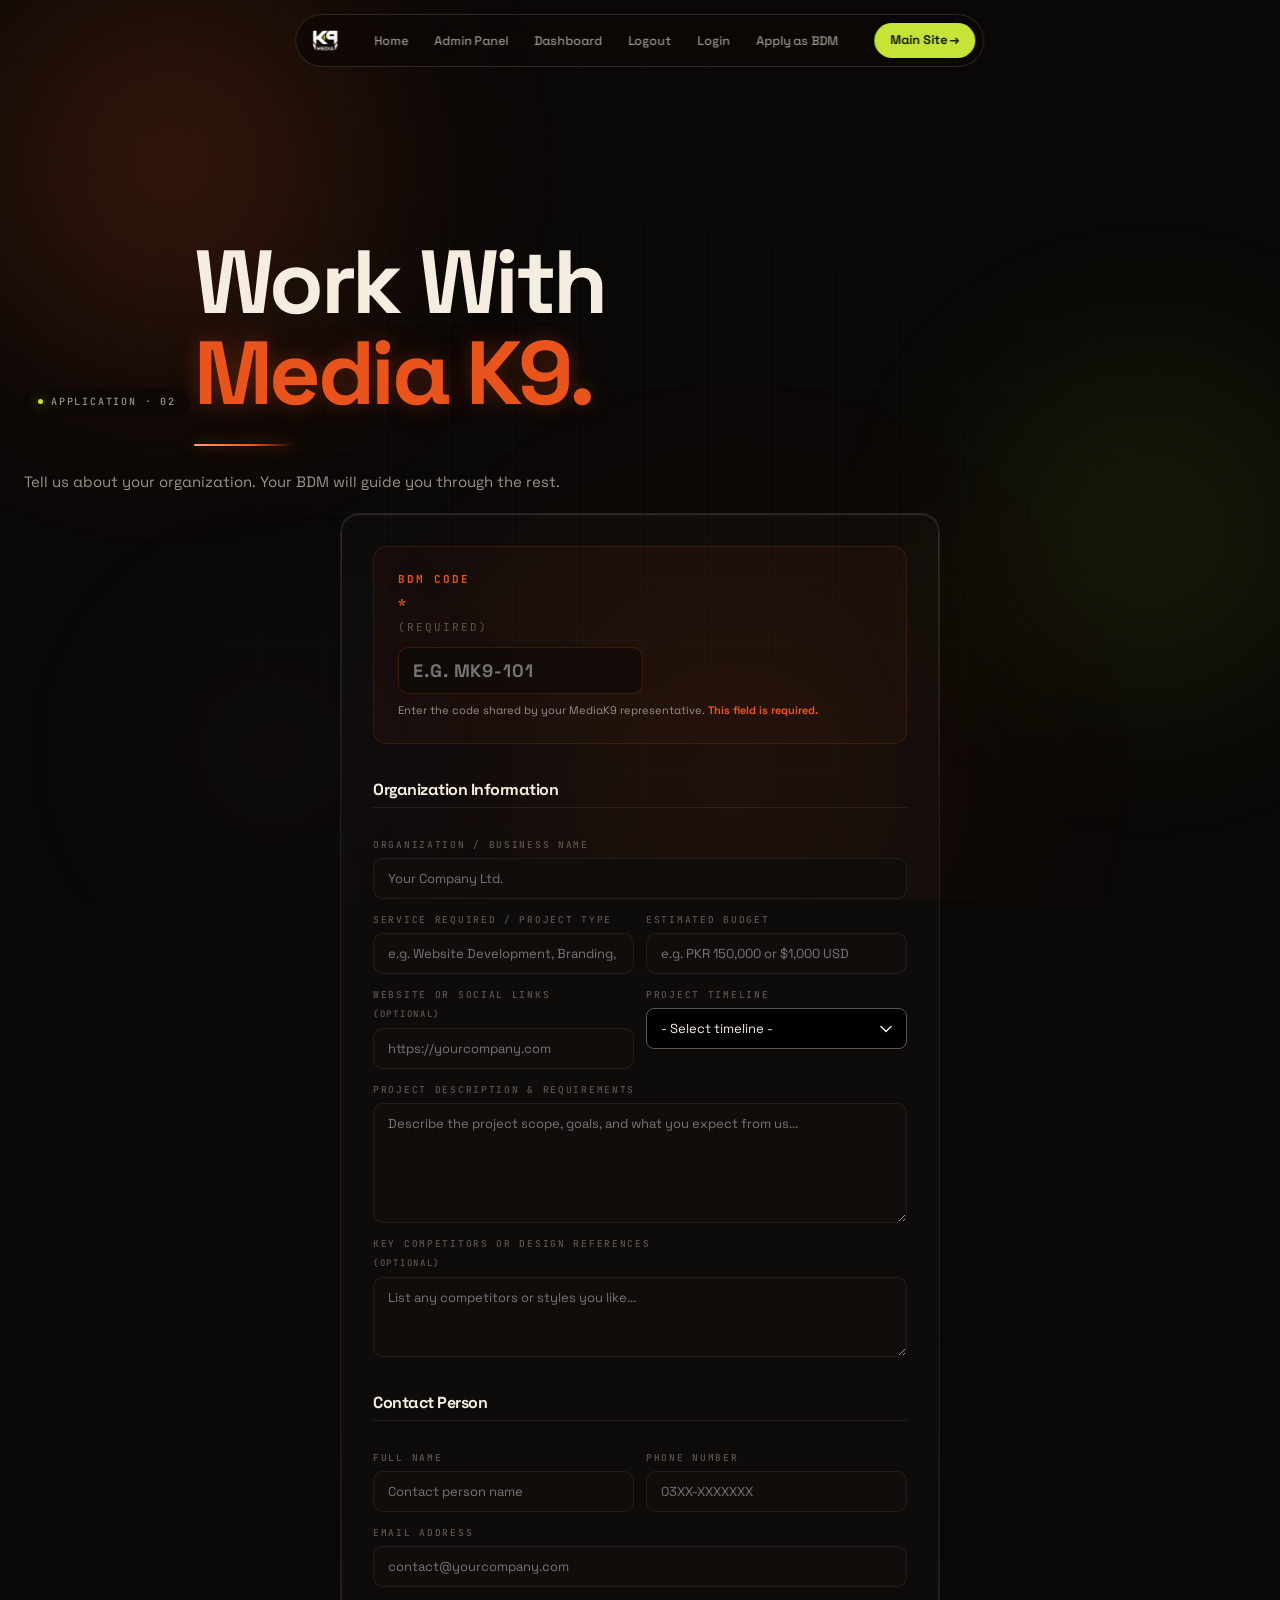
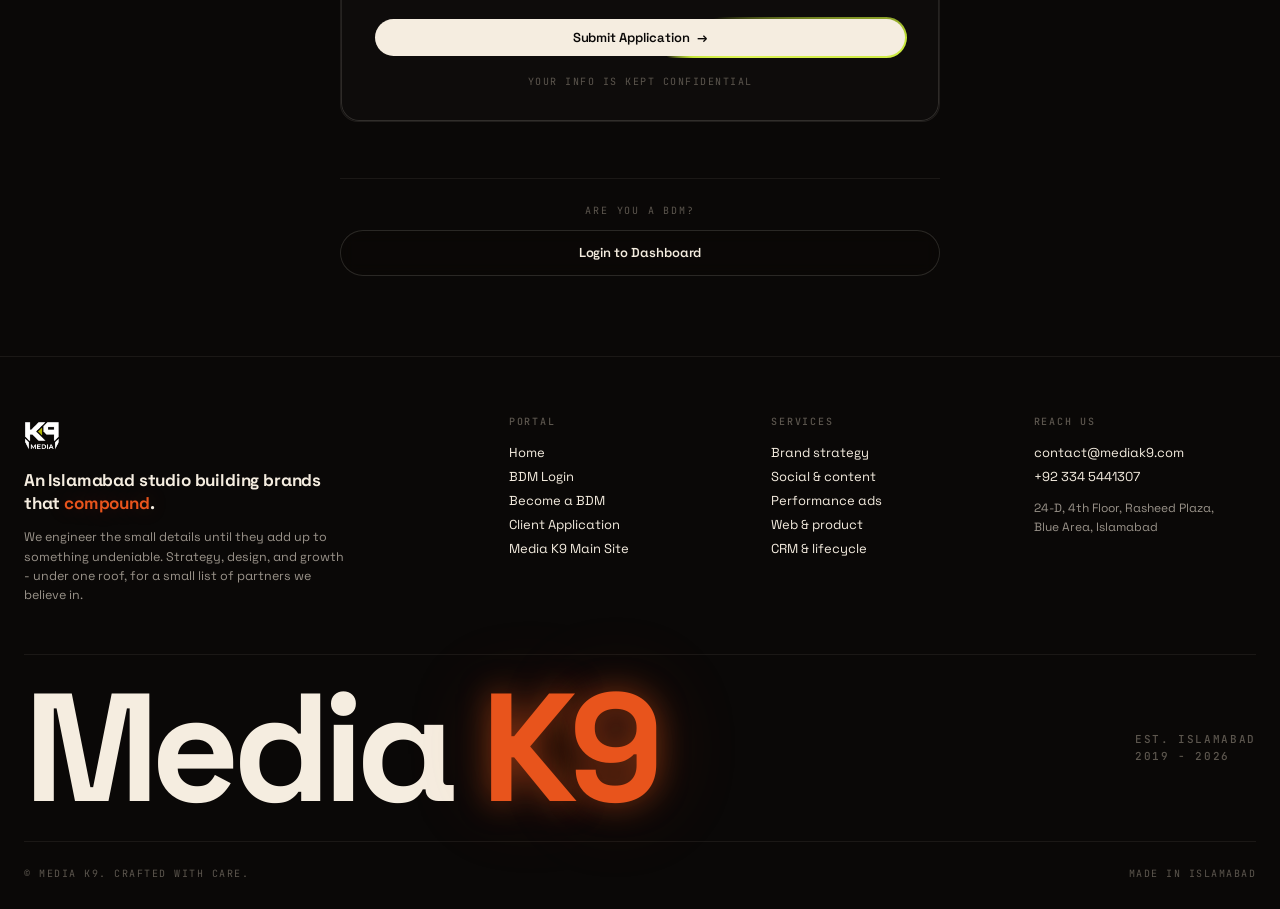
<file: preview/apply.html>
<!DOCTYPE html>
<html lang="en">
<head>
<meta charset="UTF-8">
<meta name="viewport" content="width=device-width, initial-scale=1.0">
<meta name="robots" content="noindex, nofollow">
<title> - MediaK9</title>
<meta name="description" content="MediaK9 Campus Partnership Program - BDM Portal">
<link rel="preconnect" href="https://fonts.googleapis.com">
<link rel="preconnect" href="https://fonts.gstatic.com" crossorigin>
<link href="https://fonts.googleapis.com/css2?family=Space+Grotesk:wght@300;400;500;600;700&family=JetBrains+Mono:wght@400;500;700&display=swap" rel="stylesheet">
<link rel="stylesheet" href="./assets/css/shared.css">
<link rel="stylesheet" href="./assets/css/page.css">
<link rel="stylesheet" href="./assets/css/responsive.css">
<link rel="icon" href="./assets/logos/mediak9.png" type="image/png">

<link rel="stylesheet" href="./assets/css/">

<script>
window.mk9_ajax = {
    url: '/api/portal-handler.php',
    nonce: '',
    home_url: '/'
};
window.mk9_admin = {
    url: '/api/admin-handler.php',
    nonce: ''
};
</script>
</head>
<body class="" data-page="portal">
<div class="bg-aurora" aria-hidden="true">
  <div class="blob blob-1"></div>
  <div class="blob blob-2"></div>
  <div class="blob blob-3"></div>
  <div class="blob blob-4"></div>
</div>
<div class="bg-grid" aria-hidden="true"></div>
<div class="bg-grain" aria-hidden="true"></div>
<div class="cur-dot" aria-hidden="true"></div>
<div class="cur-ring" aria-hidden="true"></div>
<nav class="top">
  <a href="./" class="nav-mark"><img src="./assets/logos/mediak9.png" alt="Media K9"></a>
  <ul class="nav-list">
    <li><a href="./" class="">Home</a></li>
    
      
        <li><a href="./admin" class="">Admin Panel</a></li>
      
        <li><a href="./dashboard" class="">Dashboard</a></li>
      
      <li><a href="#" class="mk9-logout-link">Logout</a></li>
    
      <li><a href="./login" class="">Login</a></li>
      <li><a href="./register" class="">Apply as BDM</a></li>
    
  </ul>
  <a href="https://mediak9.com" class="nav-cta" target="_blank" rel="noopener">Main Site →</a>
</nav>


<style>
.mk9-form__error { display:none; color:var(--marmalade); font-size:11px; margin-top:6px; }
.mk9-form__error.active { display:block; }
.mk9-form__input--error { border-color:var(--marmalade) !important; }
</style>

<section class="p-hero" style="padding-bottom: 20px;">
  <div class="badge">Application · 02</div>
  <h1 data-blur data-blur-stagger="0.06">Work With<br><span class="accent">Media K9.</span></h1>
  <p class="lead fade-up">Tell us about your organization. Your BDM will guide you through the rest.</p>
</section>

<section class="contact glow-follow" style="padding-top: 0;">
  <div class="contact-grid" style="grid-template-columns: 1fr; max-width: 600px; margin: 0 auto;" id="mk9-client-container">
    <form class="c-form rv" id="mk9-client-form" novalidate>
      
      <div style="margin-bottom:24px;padding:24px;background:rgba(232,84,28,.04);border:1px solid rgba(232,84,28,.15);border-radius:14px;">
        <label style="color:var(--marmalade);font-weight:700;margin-bottom:12px;font-size:11px;"> BDM Code <span style="color:var(--marmalade);font-size:13px;vertical-align:middle;">*</span> <span style="font-weight:400;color:var(--cream-muted);">(Required)</span></label>
        <input type="text" id="mk9-bdm-code" name="bdm_code" placeholder="e.g. MK9-101" required maxlength="10" style="font-size:18px;font-weight:700;letter-spacing:.05em;text-transform:uppercase;background:rgba(10,8,7,.5);border-color:rgba(232,84,28,.2);">
        <div id="mk9-code-status" style="display:none;font-size:11px;margin-top:8px;font-weight:500"></div>
        <div id="mk9-code-error" style="display:none;color:#F87171;font-size:11px;margin-top:6px;font-weight:500;"></div>
        <p style="font-size:11px;color:var(--cream-dim);margin-top:8px;">Enter the code shared by your MediaK9 representative. <strong style="color:var(--marmalade);">This field is required.</strong></p>
      </div>

      <div style="margin-bottom:16px; border-bottom:1px solid var(--hairline); padding-bottom:8px;">
        <h3 style="font-size:16px; font-weight:700;">Organization Information</h3>
      </div>

      <label class="mk9-form__group">Organization / Business Name
        <input type="text" id="mk9-org-name" name="organization_name" placeholder="Your Company Ltd." required>
        <div class="mk9-form__error" role="alert"></div>
      </label>

      <div class="c-row">
        <label class="mk9-form__group">Service Required / Project Type
          <input type="text" id="mk9-service" name="service_required" placeholder="e.g. Website Development, Branding, SEO" required>
          <div class="mk9-form__error" role="alert"></div>
        </label>
        <label class="mk9-form__group">Estimated Budget
          <input type="text" id="mk9-budget" name="budget" placeholder="e.g. PKR 150,000 or $1,000 USD" required>
          <div class="mk9-form__error" role="alert"></div>
        </label>
      </div>

      <div class="c-row">
        <label class="mk9-form__group">Website or Social Links <span style="font-size:9px">(Optional)</span>
          <input type="url" id="mk9-website" name="website" placeholder="https://yourcompany.com">
        </label>
        <label class="mk9-form__group">Project Timeline
          <select id="mk9-timeline" name="timeline" required>
            <option value="">- Select timeline -</option>
            <option value="Urgent (< 1 month)">Urgent (&lt; 1 month)</option>
            <option value="1 – 3 months">1 – 3 months</option>
            <option value="3 – 6 months">3 – 6 months</option>
            <option value="Flexible / Ongoing">Flexible / Ongoing</option>
          </select>
          <div class="mk9-form__error" role="alert"></div>
        </label>
      </div>

      <label class="mk9-form__group">Project Description & Requirements
        <textarea id="mk9-project-description" name="project_description" placeholder="Describe the project scope, goals, and what you expect from us..." required style="min-height:120px;"></textarea>
        <div class="mk9-form__error" role="alert"></div>
      </label>

      <label class="mk9-form__group">Key Competitors or Design References <span style="font-size:9px">(Optional)</span>
        <textarea id="mk9-competitors" name="competitors" placeholder="List any competitors or styles you like..." style="min-height:80px;"></textarea>
      </label>

      <div style="margin:24px 0 16px; border-bottom:1px solid var(--hairline); padding-bottom:8px;">
        <h3 style="font-size:16px; font-weight:700;">Contact Person</h3>
      </div>

      <div class="c-row">
        <label class="mk9-form__group">Full Name
          <input type="text" id="mk9-contact-name" name="contact_name" placeholder="Contact person name" required>
          <div class="mk9-form__error" role="alert"></div>
        </label>
        <label class="mk9-form__group">Phone Number
          <input type="tel" id="mk9-contact-phone" name="contact_phone" placeholder="03XX-XXXXXXX">
        </label>
      </div>

      <label class="mk9-form__group">Email Address
        <input type="email" id="mk9-contact-email" name="contact_email" placeholder="contact@yourcompany.com" required>
        <div class="mk9-form__error" role="alert"></div>
      </label>

      <div style="padding-top:16px;">
        <button type="button" class="btn btn-pri" id="mk9-client-submit" style="width:100%;justify-content:center;">Submit Application <span class="arr">→</span></button>
        <p style="text-align:center;margin-top:16px;font-family:'JetBrains Mono',monospace;font-size:10px;text-transform:uppercase;letter-spacing:.15em;color:var(--cream-muted);">Your info is kept confidential</p>
      </div>
    </form>

    <div style="margin-top:24px;text-align:center;border-top:1px solid var(--hairline);padding-top:24px;">
      <p style="font-family:'JetBrains Mono',monospace;font-size:10px;text-transform:uppercase;letter-spacing:.18em;color:var(--cream-muted);margin-bottom:12px;">Are you a BDM?</p>
      <a href="./login" class="btn btn-sec" style="width:100%;justify-content:center;">Login to Dashboard</a>
    </div>

  </div>
</section>



<footer>
  <div class="f-top">
    <div class="f-mark">
      <img src="./assets/logos/mediak9.png" alt="Media K9">
      <h3>An Islamabad studio building brands that <span class="accent">compound</span>.</h3>
      <p>We engineer the small details until they add up to something undeniable. Strategy, design, and growth - under one roof, for a small list of partners we believe in.</p>
    </div>
    <div class="f-col">
      <h4>Portal</h4>
      <a href="./">Home</a>
      <a href="./login">BDM Login</a>
      <a href="./register">Become a BDM</a>
      <a href="./apply">Client Application</a>
      <a href="https://mediak9.com/" target="_blank" rel="noopener">Media K9 Main Site</a>
    </div>
    <div class="f-col">
      <h4>Services</h4>
      <a href="https://mediak9.com/service-brand-strategy.html" target="_blank" rel="noopener">Brand strategy</a>
      <a href="https://mediak9.com/service-social-content.html" target="_blank" rel="noopener">Social & content</a>
      <a href="https://mediak9.com/service-performance-ads.html" target="_blank" rel="noopener">Performance ads</a>
      <a href="https://mediak9.com/service-web-product.html" target="_blank" rel="noopener">Web & product</a>
      <a href="https://mediak9.com/service-crm-lifecycle.html" target="_blank" rel="noopener">CRM & lifecycle</a>
    </div>
    <div class="f-col">
      <h4>Reach us</h4>
      <a href="mailto:contact@mediak9.com">contact@mediak9.com</a>
      <a href="tel:+923345441307">+92 334 5441307</a>
      <p style="color:var(--cream-dim);margin-top:10px;font-size:12px;line-height:1.55">24-D, 4th Floor, Rasheed Plaza,<br>Blue Area, Islamabad</p>
    </div>
  </div>
  <div class="f-giant">
    <span>Media <span class="accent">K9</span></span>
    <span style="font-family:'JetBrains Mono',monospace;font-size:11px;letter-spacing:.15em;color:var(--cream-muted);text-transform:uppercase;font-weight:500;line-height:1.5">Est. Islamabad<br>2019 - 2026</span>
  </div>
  <div class="f-bot">
    <span>©  Media K9. Crafted with care.</span>
    <span>Made in Islamabad</span>
  </div>
</footer>
<script src="./assets/js/app.js"></script>
<script src="./assets/js/portal.js"></script>

<script src="./assets/js/"></script>

</body>
</html>
</file>
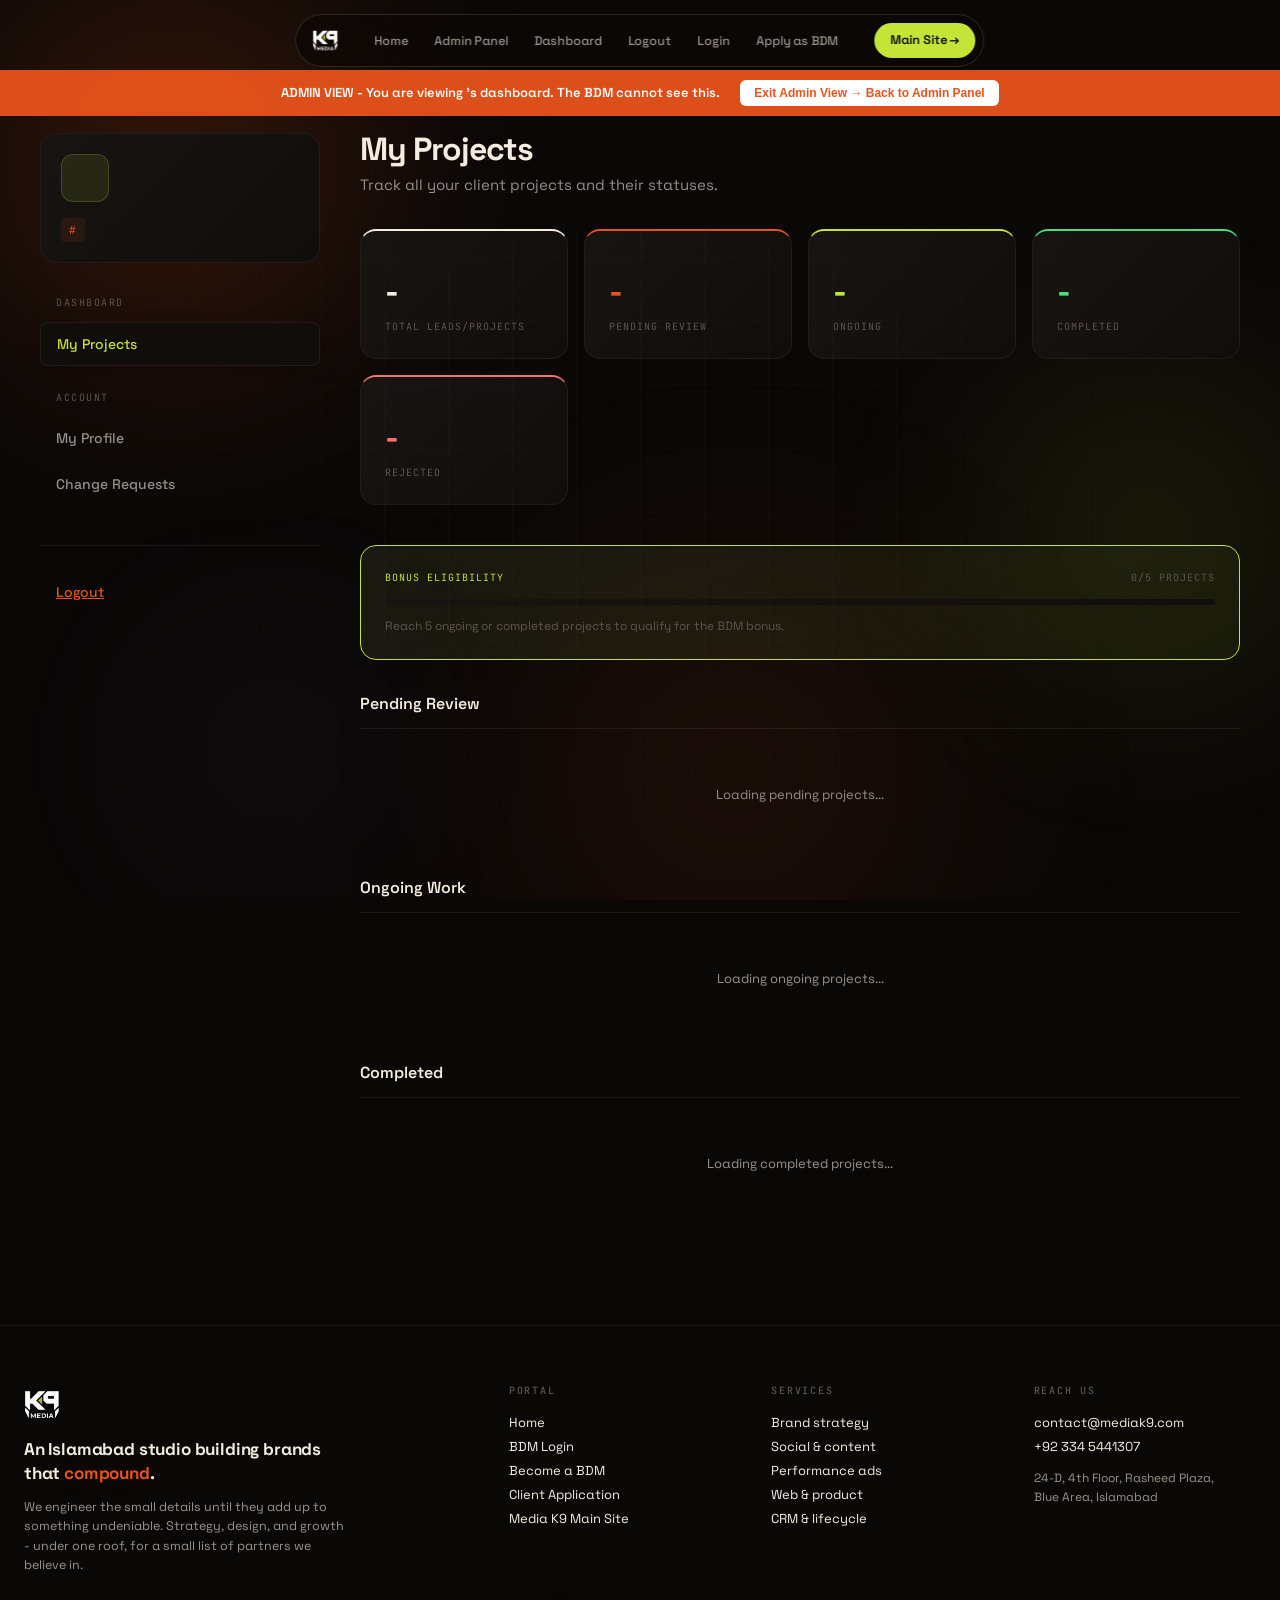
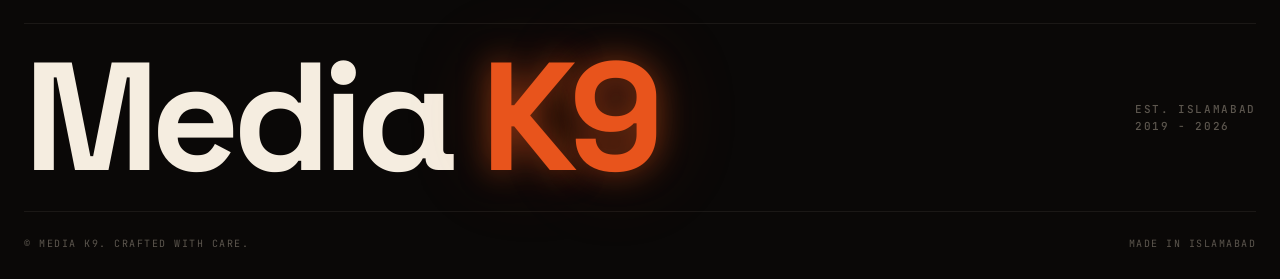
<file: preview/dashboard.html>
<!DOCTYPE html>
<html lang="en">
<head>
<meta charset="UTF-8">
<meta name="viewport" content="width=device-width, initial-scale=1.0">
<meta name="robots" content="noindex, nofollow">
<title> - MediaK9</title>
<meta name="description" content="MediaK9 Campus Partnership Program - BDM Portal">
<link rel="preconnect" href="https://fonts.googleapis.com">
<link rel="preconnect" href="https://fonts.gstatic.com" crossorigin>
<link href="https://fonts.googleapis.com/css2?family=Space+Grotesk:wght@300;400;500;600;700&family=JetBrains+Mono:wght@400;500;700&display=swap" rel="stylesheet">
<link rel="stylesheet" href="./assets/css/shared.css">
<link rel="stylesheet" href="./assets/css/page.css">
<link rel="stylesheet" href="./assets/css/responsive.css">
<link rel="icon" href="./assets/logos/mediak9.png" type="image/png">

<link rel="stylesheet" href="./assets/css/">

<script>
window.mk9_ajax = {
    url: '/api/portal-handler.php',
    nonce: '',
    home_url: '/'
};
window.mk9_admin = {
    url: '/api/admin-handler.php',
    nonce: ''
};
</script>
</head>
<body class="" data-page="portal">
<div class="bg-aurora" aria-hidden="true">
  <div class="blob blob-1"></div>
  <div class="blob blob-2"></div>
  <div class="blob blob-3"></div>
  <div class="blob blob-4"></div>
</div>
<div class="bg-grid" aria-hidden="true"></div>
<div class="bg-grain" aria-hidden="true"></div>
<div class="cur-dot" aria-hidden="true"></div>
<div class="cur-ring" aria-hidden="true"></div>
<nav class="top">
  <a href="./" class="nav-mark"><img src="./assets/logos/mediak9.png" alt="Media K9"></a>
  <ul class="nav-list">
    <li><a href="./" class="">Home</a></li>
    
      
        <li><a href="./admin" class="">Admin Panel</a></li>
      
        <li><a href="./dashboard" class="">Dashboard</a></li>
      
      <li><a href="#" class="mk9-logout-link">Logout</a></li>
    
      <li><a href="./login" class="">Login</a></li>
      <li><a href="./register" class="">Apply as BDM</a></li>
    
  </ul>
  <a href="https://mediak9.com" class="nav-cta" target="_blank" rel="noopener">Main Site →</a>
</nav>


<style>
/* Dashboard Specific Layout adapting Studio Design System */
body { background: var(--black); }
.d-layout { display: flex; min-height: 100vh; padding-top: 80px; max-width: 1400px; margin: 0 auto; gap: 40px; padding-left: 40px; padding-right: 40px; }
.d-sidebar { width: 280px; flex-shrink: 0; display: flex; flex-direction: column; gap: 32px; position: sticky; top: 100px; height: calc(100vh - 120px); }
.d-main { flex: 1; padding-bottom: 80px; }
.d-card { background: var(--ink); border: 1px solid var(--hairline); border-radius: 16px; padding: 24px; position: relative; overflow: hidden; }
.d-card::before { content: ""; position: absolute; inset: 0; background: linear-gradient(135deg, rgba(255,255,255,0.03) 0%, transparent 100%); pointer-events: none; }

/* Sidebar Profile */
.d-profile-av { width: 48px; height: 48px; border-radius: 12px; background: rgba(196,229,56,0.1); color: var(--lime); display: flex; align-items: center; justify-content: center; font-size: 20px; font-weight: 700; font-family: 'Space Grotesk', sans-serif; border: 1px solid rgba(196,229,56,0.2); margin-bottom: 16px; }
.d-profile-name { font-size: 18px; font-weight: 700; margin-bottom: 4px; }
.d-profile-code { font-family: 'JetBrains Mono', monospace; font-size: 11px; letter-spacing: 0.1em; color: var(--marmalade); background: rgba(232,84,28,0.1); padding: 4px 8px; border-radius: 4px; display: inline-block; }

/* Nav Items */
.mk9-sidebar__nav-item { display: flex; align-items: center; gap: 12px; width: 100%; padding: 12px 16px; background: transparent; border: none; border-radius: 8px; color: var(--cream-dim); font-size: 14px; font-weight: 500; text-align: left; cursor: pointer; transition: all 0.2s; font-family: 'Space Grotesk', sans-serif; margin-bottom: 4px; }
.mk9-sidebar__nav-item:hover { background: rgba(255,255,255,0.03); color: var(--cream); }
.mk9-sidebar__nav-item.active { background: var(--ink); color: var(--lime); border: 1px solid var(--hairline); box-shadow: 0 4px 20px rgba(0,0,0,0.2); }
.mk9-sidebar__nav-item__badge { margin-left: auto; background: var(--marmalade); color: #fff; font-size: 10px; padding: 2px 6px; border-radius: 10px; font-weight: 700; }
.nav-section-title { font-family: 'JetBrains Mono', monospace; font-size: 10px; text-transform: uppercase; letter-spacing: 0.15em; color: var(--cream-muted); margin-bottom: 12px; padding-left: 16px; }

/* Views */
.mk9-view { display: none; animation: fadeUp 0.4s ease forwards; }
.mk9-view.active { display: block; }

/* Stats Grid */
.d-stats { display: grid; grid-template-columns: repeat(auto-fit, minmax(200px, 1fr)); gap: 16px; margin-bottom: 40px; }
.d-stat-val { font-size: 32px; font-weight: 700; margin: 12px 0 4px; letter-spacing: -0.03em; }
.d-stat-lbl { font-family: 'JetBrains Mono', monospace; font-size: 10px; text-transform: uppercase; letter-spacing: 0.1em; color: var(--cream-muted); }

/* Projects Tabs */
.mk9-tab-section { margin-bottom: 32px; }
.mk9-tab-section__title { font-size: 16px; font-weight: 600; margin-bottom: 16px; display: flex; align-items: center; gap: 8px; border-bottom: 1px solid var(--hairline); padding-bottom: 12px; }
.mk9-loader { padding: 40px; text-align: center; color: var(--cream-dim); font-size: 13px; }

/* Profile Fields */
.p-field { margin-bottom: 20px; }
.p-label { font-family: 'JetBrains Mono', monospace; font-size: 10px; text-transform: uppercase; letter-spacing: 0.1em; color: var(--cream-muted); margin-bottom: 6px; }
.p-val { font-size: 15px; font-weight: 500; }

@media (max-width: 900px) {
  .d-layout { flex-direction: column; padding: 100px 20px 40px; }
  .d-sidebar { width: 100%; height: auto; position: relative; top: 0; }
}
</style>

<div class="d-layout" id="mk9-dashboard" data-user-id="" data-admin-view="">
  
  
  <div style="position:fixed;top:70px;left:0;right:0;z-index:9998;background:rgba(232,84,28,0.95);color:#fff;text-align:center;padding:10px 20px;display:flex;align-items:center;justify-content:center;gap:20px;font-size:13px;font-weight:600;backdrop-filter:blur(4px);">
    <span>ADMIN VIEW - You are viewing <strong id="mk9-impersonate-name">'s</strong> dashboard. The BDM cannot see this.</span>
    <button id="mk9-exit-admin-view" style="background:#fff;color:#E8541C;border:none;padding:6px 14px;border-radius:6px;font-weight:700;cursor:pointer;font-size:12px;">Exit Admin View → Back to Admin Panel</button>
  </div>
  
  
  <aside class="d-sidebar">
    <div class="d-card" style="padding: 20px;">
      <div class="d-profile-av" id="mk9-profile-avatar">
        
      </div>
      <div class="d-profile-name" id="mk9-profile-name"></div>
      
        <div class="d-profile-code">#</div>
      
    </div>

    <nav>
      <div class="nav-section-title">Dashboard</div>
      <button class="mk9-sidebar__nav-item active" data-view="projects">
        My Projects
        <span class="mk9-sidebar__nav-item__badge" id="mk9-pending-badge" style="display:none">0</span>
      </button>
      
      <div class="nav-section-title" style="margin-top:24px;">Account</div>
      <button class="mk9-sidebar__nav-item" data-view="profile">
        My Profile
      </button>
      <button class="mk9-sidebar__nav-item" data-view="changes">
        Change Requests
      </button>

      <div style="margin-top:40px; padding-top:24px; border-top:1px solid var(--hairline);">
        <a href="#" class="mk9-sidebar__nav-item mk9-logout-link" style="color:var(--marmalade);">
          Logout
        </a>
      </div>
    </nav>
  </aside>

  <main class="d-main">
    
    <!-- PROJECTS VIEW -->
    <div class="mk9-view active" id="mk9-view-projects">
      <div style="margin-bottom:32px;">
        <h2 style="font-size:32px;font-weight:700;letter-spacing:-0.03em;margin-bottom:8px;">My Projects</h2>
        <p style="color:var(--cream-dim);">Track all your client projects and their statuses.</p>
      </div>

      <div class="d-stats">
        <div class="d-card" style="border-top:2px solid var(--cream);">
          <div class="d-stat-val" id="mk9-count-total">-</div>
          <div class="d-stat-lbl">Total Leads/Projects</div>
        </div>
        <div class="d-card" style="border-top:2px solid var(--marmalade);">
          <div class="d-stat-val" id="mk9-count-pending" style="color:var(--marmalade);">-</div>
          <div class="d-stat-lbl">Pending Review</div>
        </div>
        <div class="d-card" style="border-top:2px solid var(--lime);">
          <div class="d-stat-val" id="mk9-count-ongoing" style="color:var(--lime);">-</div>
          <div class="d-stat-lbl">Ongoing</div>
        </div>
        <div class="d-card" style="border-top:2px solid #4ade80;">
          <div class="d-stat-val" id="mk9-count-completed" style="color:#4ade80;">-</div>
          <div class="d-stat-lbl">Completed</div>
        </div>
        <div class="d-card" style="border-top:2px solid #f87171;">
          <div class="d-stat-val" id="mk9-count-rejected" style="color:#f87171;">-</div>
          <div class="d-stat-lbl">Rejected</div>
        </div>
      </div>

      <div class="d-card" style="margin-top:24px; border:1px solid var(--lime); background:rgba(196,229,56,.05);">
        <div style="display:flex; justify-content:space-between; margin-bottom:8px;">
          <div class="p-label" style="color:var(--lime);">Bonus Eligibility</div>
          <div class="p-label" id="mk9-bonus-text">0/5 Projects</div>
        </div>
        <div style="height:6px; background:var(--ink); border-radius:3px; overflow:hidden;">
          <div id="mk9-bonus-bar" style="height:100%; width:0%; background:var(--lime); transition:width 0.5s ease;"></div>
        </div>
        <p style="font-size:12px; color:var(--cream-muted); margin-top:12px; margin-bottom:0;">Reach 5 ongoing or completed projects to qualify for the BDM bonus.</p>
      </div>

      <div class="mk9-tab-section" style="margin-top:32px;">
        <div class="mk9-tab-section__title">Pending Review</div>
        <div id="mk9-projects-pending"><div class="mk9-loader">Loading pending projects...</div></div>
      </div>
      <div class="mk9-tab-section">
        <div class="mk9-tab-section__title">Ongoing Work</div>
        <div id="mk9-projects-ongoing"><div class="mk9-loader">Loading ongoing projects...</div></div>
      </div>
      <div class="mk9-tab-section">
        <div class="mk9-tab-section__title">Completed</div>
        <div id="mk9-projects-completed"><div class="mk9-loader">Loading completed projects...</div></div>
      </div>
      <div class="mk9-tab-section" id="mk9-section-rejected" style="display:none;">
        <div class="mk9-tab-section__title" style="color:#f87171;">Rejected Leads</div>
        <div id="mk9-projects-rejected"><div class="mk9-loader">Loading rejected leads...</div></div>
      </div>
    </div>

    <!-- PROFILE VIEW -->
    <div class="mk9-view" id="mk9-view-profile">
      <div style="display:flex;justify-content:space-between;align-items:flex-end;margin-bottom:32px;">
        <div>
          <h2 style="font-size:32px;font-weight:700;letter-spacing:-0.03em;margin-bottom:8px;">My Profile</h2>
          <p style="color:var(--cream-dim);">Your BDM account information.</p>
        </div>
        <div>
          <span id="mk9-edit-info" style="display:none;font-size:12px;color:var(--marmalade);margin-right:16px;"> Free edit used</span>
          <button class="btn btn-sec" id="mk9-edit-profile-btn" style="padding:10px 16px;font-size:13px;"> Edit Profile</button>
        </div>
      </div>

      <div class="d-card" style="margin-bottom:24px;">
        <div style="display:grid;grid-template-columns:1fr 1fr;gap:24px;">
          <div class="p-field">
            <div class="p-label">Full Name</div>
            <div class="p-val" id="mk9-field-name"></div>
          </div>
          <div class="p-field">
            <div class="p-label">Email Address</div>
            <div class="p-val" id="mk9-field-email"></div>
          </div>
          <div class="p-field">
            <div class="p-label">Father's Name</div>
            <div class="p-val" id="mk9-field-father-name"></div>
          </div>
          <div class="p-field">
            <div class="p-label">Phone Number</div>
            <div class="p-val" id="mk9-field-phone"></div>
          </div>
          <div class="p-field">
            <div class="p-label">BDM Code</div>
            <div class="p-val" id="mk9-field-bdm-code" style="color:var(--lime);"></div>
          </div>
          <div class="p-field">
            <div class="p-label">Member Since</div>
            <div class="p-val" id="mk9-field-joined"></div>
          </div>
        </div>
      </div>

      <div class="d-card" style="display:flex;align-items:center;gap:16px;background:rgba(196,229,56,.03);border-color:rgba(196,229,56,.1);">
        <div style="font-size:14px; color:var(--lime); font-family:'JetBrains Mono',monospace;">[STATUS]</div>
        <div>
          <div class="p-label" style="margin-bottom:2px;">Account Status</div>
          <div style="color:var(--lime);font-weight:700;text-transform:uppercase;font-size:14px;letter-spacing:0.05em;">
            
          </div>
        </div>
      </div>

      
      <script>document.addEventListener('DOMContentLoaded', () => {
          const b = document.getElementById('mk9-edit-profile-btn');
          const i = document.getElementById('mk9-edit-info');
          if (b) { b.textContent = 'Submit Change Request'; b.setAttribute('data-mode','change-request'); b.classList.add('btn-pri'); b.classList.remove('btn-sec'); }
          if (i) i.style.display = 'inline-block';
      });</script>
      
    </div>

    <!-- CHANGE REQUESTS VIEW -->
    <div class="mk9-view" id="mk9-view-changes">
      <div style="display:flex;justify-content:space-between;align-items:flex-end;margin-bottom:32px;">
        <div>
          <h2 style="font-size:32px;font-weight:700;letter-spacing:-0.03em;margin-bottom:8px;">Change Requests</h2>
          <p style="color:var(--cream-dim);">Request profile updates for admin review.</p>
        </div>
        <button class="btn btn-pri" id="mk9-edit-profile-btn-changes" style="padding:10px 16px;font-size:13px;">+ New Request</button>
      </div>

      <div style="margin-bottom:24px;padding:12px 16px;background:rgba(255,255,255,.05);border-radius:10px;font-size:13px;color:var(--cream-muted);">
        ℹ After your first free edit, all further changes require admin approval.
      </div>
      
      <div class="d-card">
        <div id="mk9-change-requests-list"><div class="mk9-loader">Loading history...</div></div>
      </div>
    </div>

  </main>
</div>





<footer>
  <div class="f-top">
    <div class="f-mark">
      <img src="./assets/logos/mediak9.png" alt="Media K9">
      <h3>An Islamabad studio building brands that <span class="accent">compound</span>.</h3>
      <p>We engineer the small details until they add up to something undeniable. Strategy, design, and growth - under one roof, for a small list of partners we believe in.</p>
    </div>
    <div class="f-col">
      <h4>Portal</h4>
      <a href="./">Home</a>
      <a href="./login">BDM Login</a>
      <a href="./register">Become a BDM</a>
      <a href="./apply">Client Application</a>
      <a href="https://mediak9.com/" target="_blank" rel="noopener">Media K9 Main Site</a>
    </div>
    <div class="f-col">
      <h4>Services</h4>
      <a href="https://mediak9.com/service-brand-strategy.html" target="_blank" rel="noopener">Brand strategy</a>
      <a href="https://mediak9.com/service-social-content.html" target="_blank" rel="noopener">Social & content</a>
      <a href="https://mediak9.com/service-performance-ads.html" target="_blank" rel="noopener">Performance ads</a>
      <a href="https://mediak9.com/service-web-product.html" target="_blank" rel="noopener">Web & product</a>
      <a href="https://mediak9.com/service-crm-lifecycle.html" target="_blank" rel="noopener">CRM & lifecycle</a>
    </div>
    <div class="f-col">
      <h4>Reach us</h4>
      <a href="mailto:contact@mediak9.com">contact@mediak9.com</a>
      <a href="tel:+923345441307">+92 334 5441307</a>
      <p style="color:var(--cream-dim);margin-top:10px;font-size:12px;line-height:1.55">24-D, 4th Floor, Rasheed Plaza,<br>Blue Area, Islamabad</p>
    </div>
  </div>
  <div class="f-giant">
    <span>Media <span class="accent">K9</span></span>
    <span style="font-family:'JetBrains Mono',monospace;font-size:11px;letter-spacing:.15em;color:var(--cream-muted);text-transform:uppercase;font-weight:500;line-height:1.5">Est. Islamabad<br>2019 - 2026</span>
  </div>
  <div class="f-bot">
    <span>©  Media K9. Crafted with care.</span>
    <span>Made in Islamabad</span>
  </div>
</footer>
<script src="./assets/js/app.js"></script>
<script src="./assets/js/portal.js"></script>

<script src="./assets/js/"></script>

</body>
</html>
</file>
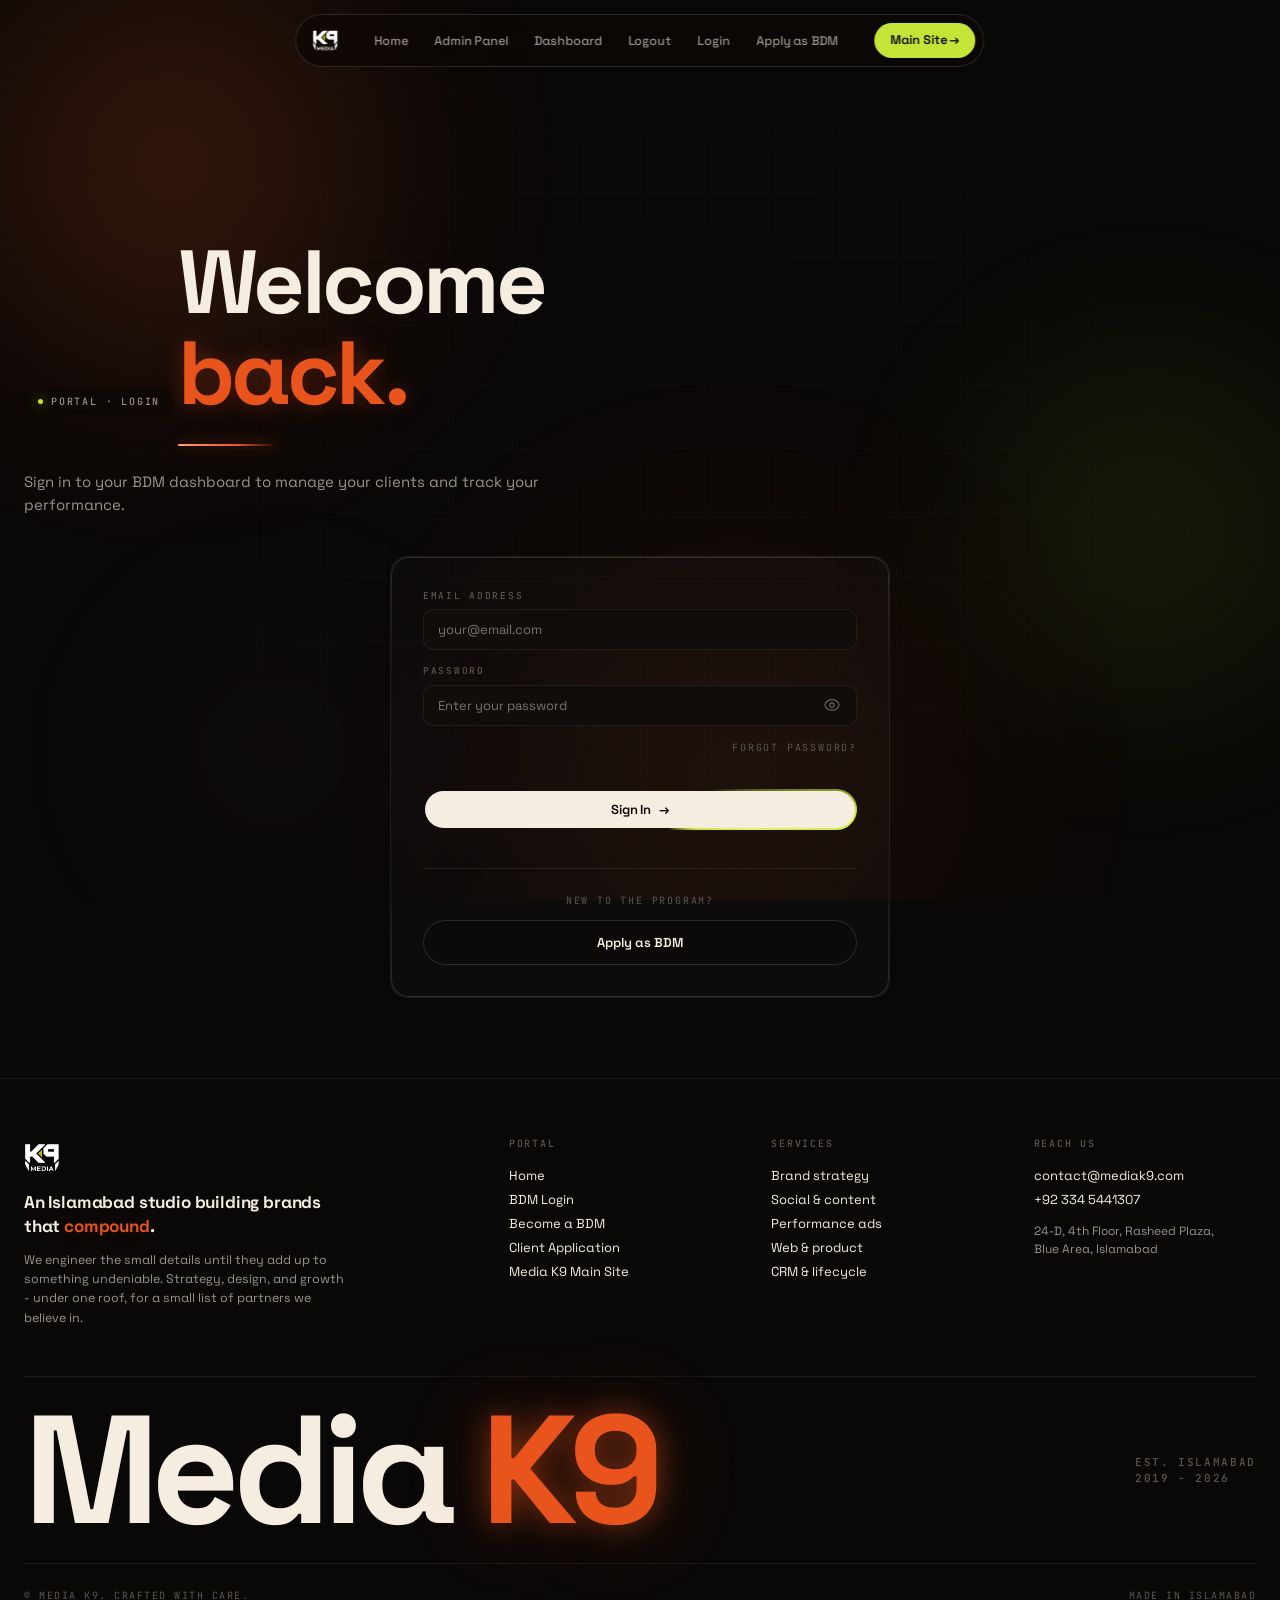
<file: preview/login.html>
<!DOCTYPE html>
<html lang="en">
<head>
<meta charset="UTF-8">
<meta name="viewport" content="width=device-width, initial-scale=1.0">
<meta name="robots" content="noindex, nofollow">
<title> - MediaK9</title>
<meta name="description" content="MediaK9 Campus Partnership Program - BDM Portal">
<link rel="preconnect" href="https://fonts.googleapis.com">
<link rel="preconnect" href="https://fonts.gstatic.com" crossorigin>
<link href="https://fonts.googleapis.com/css2?family=Space+Grotesk:wght@300;400;500;600;700&family=JetBrains+Mono:wght@400;500;700&display=swap" rel="stylesheet">
<link rel="stylesheet" href="./assets/css/shared.css">
<link rel="stylesheet" href="./assets/css/page.css">
<link rel="stylesheet" href="./assets/css/responsive.css">
<link rel="icon" href="./assets/logos/mediak9.png" type="image/png">

<link rel="stylesheet" href="./assets/css/">

<script>
window.mk9_ajax = {
    url: '/api/portal-handler.php',
    nonce: '',
    home_url: '/'
};
window.mk9_admin = {
    url: '/api/admin-handler.php',
    nonce: ''
};
</script>
</head>
<body class="" data-page="portal">
<div class="bg-aurora" aria-hidden="true">
  <div class="blob blob-1"></div>
  <div class="blob blob-2"></div>
  <div class="blob blob-3"></div>
  <div class="blob blob-4"></div>
</div>
<div class="bg-grid" aria-hidden="true"></div>
<div class="bg-grain" aria-hidden="true"></div>
<div class="cur-dot" aria-hidden="true"></div>
<div class="cur-ring" aria-hidden="true"></div>
<nav class="top">
  <a href="./" class="nav-mark"><img src="./assets/logos/mediak9.png" alt="Media K9"></a>
  <ul class="nav-list">
    <li><a href="./" class="">Home</a></li>
    
      
        <li><a href="./admin" class="">Admin Panel</a></li>
      
        <li><a href="./dashboard" class="">Dashboard</a></li>
      
      <li><a href="#" class="mk9-logout-link">Logout</a></li>
    
      <li><a href="./login" class="">Login</a></li>
      <li><a href="./register" class="">Apply as BDM</a></li>
    
  </ul>
  <a href="https://mediak9.com" class="nav-cta" target="_blank" rel="noopener">Main Site →</a>
</nav>


<style>
.pw-wrap { position:relative; display:block; width:100%; }
.pw-wrap input { padding-right: 44px !important; width:100%; box-sizing:border-box; }
.pw-toggle { position:absolute; right:12px; top:50%; transform:translateY(-50%); background:none; border:none; cursor:pointer; padding:4px; color:var(--cream-muted); line-height:1; }
.pw-toggle:hover { color:var(--cream); }
.pw-toggle svg { width:18px; height:18px; display:block; }
</style>


<section class="p-hero" style="padding-bottom: 40px;">
  <div class="badge">Portal · Login</div>
  <h1 data-blur data-blur-stagger="0.06">Welcome<br><span class="accent">back.</span></h1>
  <p class="lead fade-up">Sign in to your BDM dashboard to manage your clients and track your performance.</p>
</section>

<section class="contact glow-follow" style="padding-top: 0;">
  <div class="contact-grid" style="grid-template-columns: 1fr; max-width: 500px; margin: 0 auto;">
    <form class="c-form rv" id="mk9-login-form">
      <div id="mk9-login-alert" style="display:none;padding:16px 20px;border-radius:12px;margin-bottom:14px;font-size:13px;font-weight:500;"></div>
      
      <label>Email Address
        <input type="email" id="mk9-login-email" name="email" placeholder="your@email.com" required autocomplete="email">
      </label>
      
      <label>Password
        <div class="pw-wrap">
          <input type="password" id="mk9-login-password" name="password" placeholder="Enter your password" required autocomplete="current-password">
          <button type="button" class="pw-toggle" aria-label="Toggle password visibility" onclick="togglePw('mk9-login-password',this)">
            <svg id="eye-login-show" xmlns="http://www.w3.org/2000/svg" fill="none" viewBox="0 0 24 24" stroke="currentColor" stroke-width="1.8"><path stroke-linecap="round" stroke-linejoin="round" d="M15 12a3 3 0 11-6 0 3 3 0 016 0z"/><path stroke-linecap="round" stroke-linejoin="round" d="M2.458 12C3.732 7.943 7.523 5 12 5c4.478 0 8.268 2.943 9.542 7-1.274 4.057-5.064 7-9.542 7-4.477 0-8.268-2.943-9.542-7z"/></svg>
            <svg id="eye-login-hide" xmlns="http://www.w3.org/2000/svg" fill="none" viewBox="0 0 24 24" stroke="currentColor" stroke-width="1.8" style="display:none"><path stroke-linecap="round" stroke-linejoin="round" d="M13.875 18.825A10.05 10.05 0 0112 19c-4.478 0-8.268-2.943-9.543-7a9.97 9.97 0 011.563-3.029m5.858.908a3 3 0 114.243 4.243M9.878 9.878l4.242 4.242M9.88 9.88l-3.29-3.29m7.532 7.532l3.29 3.29M3 3l3.59 3.59m0 0A9.953 9.953 0 0112 5c4.478 0 8.268 2.943 9.543 7a10.025 10.025 0 01-4.132 5.411m0 0L21 21"/></svg>
          </button>
        </div>
      </label>
      
      <div style="display:flex;justify-content:flex-end;margin-bottom:10px;">
        <a href="./forgot-password" style="font-family:'JetBrains Mono',monospace;font-size:10px;text-transform:uppercase;letter-spacing:.18em;color:var(--cream-muted);text-decoration:none;">Forgot password?</a>
      </div>

      <button type="submit" class="btn btn-pri" id="mk9-login-submit" style="width:100%;justify-content:center;margin-top:10px;">Sign In <span class="arr">→</span></button>
      
      <div style="margin-top:24px;text-align:center;border-top:1px solid var(--hairline);padding-top:24px;">
        <p style="font-family:'JetBrains Mono',monospace;font-size:10px;text-transform:uppercase;letter-spacing:.18em;color:var(--cream-muted);margin-bottom:12px;">New to the program?</p>
        <a href="./register" class="btn btn-sec" style="width:100%;justify-content:center;">Apply as BDM</a>
      </div>
    </form>
  </div>
</section>

<script>
function togglePw(inputId, btn) {
    const inp = document.getElementById(inputId);
    const isText = inp.type === 'text';
    inp.type = isText ? 'password' : 'text';
    const svgs = btn.querySelectorAll('svg');
    svgs[0].style.display = isText ? 'block' : 'none';
    svgs[1].style.display = isText ? 'none' : 'block';
}
</script>
<script>
document.addEventListener('DOMContentLoaded', () => {
    const form      = document.getElementById('mk9-login-form');
    const submitBtn = document.getElementById('mk9-login-submit');
    const alertArea = document.getElementById('mk9-login-alert');

    const showAlert = (msg, type) => {
        alertArea.style.display = 'block';
        if (type === 'error') {
            alertArea.style.background = 'rgba(232,84,28,.05)';
            alertArea.style.border = '1px solid rgba(232,84,28,.3)';
            alertArea.style.color = 'var(--marmalade)';
        } else {
            alertArea.style.background = 'rgba(196,229,56,.05)';
            alertArea.style.border = '1px solid rgba(196,229,56,.3)';
            alertArea.style.color = 'var(--lime)';
        }
        alertArea.innerHTML = msg;
    };

    form.addEventListener('submit', async (e) => {
        e.preventDefault();
        const email    = document.getElementById('mk9-login-email').value.trim();
        const password = document.getElementById('mk9-login-password').value;
        if (!email || !password) { showAlert('Please enter your email and password.', 'error'); return; }

        MK9.setButtonLoading(submitBtn, true);
        alertArea.style.display = 'none';

        try {
            const res = await MK9.ajax('mk9_login', { email, password });
            if (res.success) {
                showAlert(' Login successful! Redirecting…', 'success');
                setTimeout(() => { window.location.href = res.data.redirect || '/'; }, 800);
            } else {
                showAlert(res.data?.message || 'Invalid credentials.', 'error');
                MK9.setButtonLoading(submitBtn, false);
            }
        } catch { showAlert('Network error. Try again.', 'error'); MK9.setButtonLoading(submitBtn, false); }
    });
});
</script>



<footer>
  <div class="f-top">
    <div class="f-mark">
      <img src="./assets/logos/mediak9.png" alt="Media K9">
      <h3>An Islamabad studio building brands that <span class="accent">compound</span>.</h3>
      <p>We engineer the small details until they add up to something undeniable. Strategy, design, and growth - under one roof, for a small list of partners we believe in.</p>
    </div>
    <div class="f-col">
      <h4>Portal</h4>
      <a href="./">Home</a>
      <a href="./login">BDM Login</a>
      <a href="./register">Become a BDM</a>
      <a href="./apply">Client Application</a>
      <a href="https://mediak9.com/" target="_blank" rel="noopener">Media K9 Main Site</a>
    </div>
    <div class="f-col">
      <h4>Services</h4>
      <a href="https://mediak9.com/service-brand-strategy.html" target="_blank" rel="noopener">Brand strategy</a>
      <a href="https://mediak9.com/service-social-content.html" target="_blank" rel="noopener">Social & content</a>
      <a href="https://mediak9.com/service-performance-ads.html" target="_blank" rel="noopener">Performance ads</a>
      <a href="https://mediak9.com/service-web-product.html" target="_blank" rel="noopener">Web & product</a>
      <a href="https://mediak9.com/service-crm-lifecycle.html" target="_blank" rel="noopener">CRM & lifecycle</a>
    </div>
    <div class="f-col">
      <h4>Reach us</h4>
      <a href="mailto:contact@mediak9.com">contact@mediak9.com</a>
      <a href="tel:+923345441307">+92 334 5441307</a>
      <p style="color:var(--cream-dim);margin-top:10px;font-size:12px;line-height:1.55">24-D, 4th Floor, Rasheed Plaza,<br>Blue Area, Islamabad</p>
    </div>
  </div>
  <div class="f-giant">
    <span>Media <span class="accent">K9</span></span>
    <span style="font-family:'JetBrains Mono',monospace;font-size:11px;letter-spacing:.15em;color:var(--cream-muted);text-transform:uppercase;font-weight:500;line-height:1.5">Est. Islamabad<br>2019 - 2026</span>
  </div>
  <div class="f-bot">
    <span>©  Media K9. Crafted with care.</span>
    <span>Made in Islamabad</span>
  </div>
</footer>
<script src="./assets/js/app.js"></script>
<script src="./assets/js/portal.js"></script>

<script src="./assets/js/"></script>

</body>
</html>
</file>
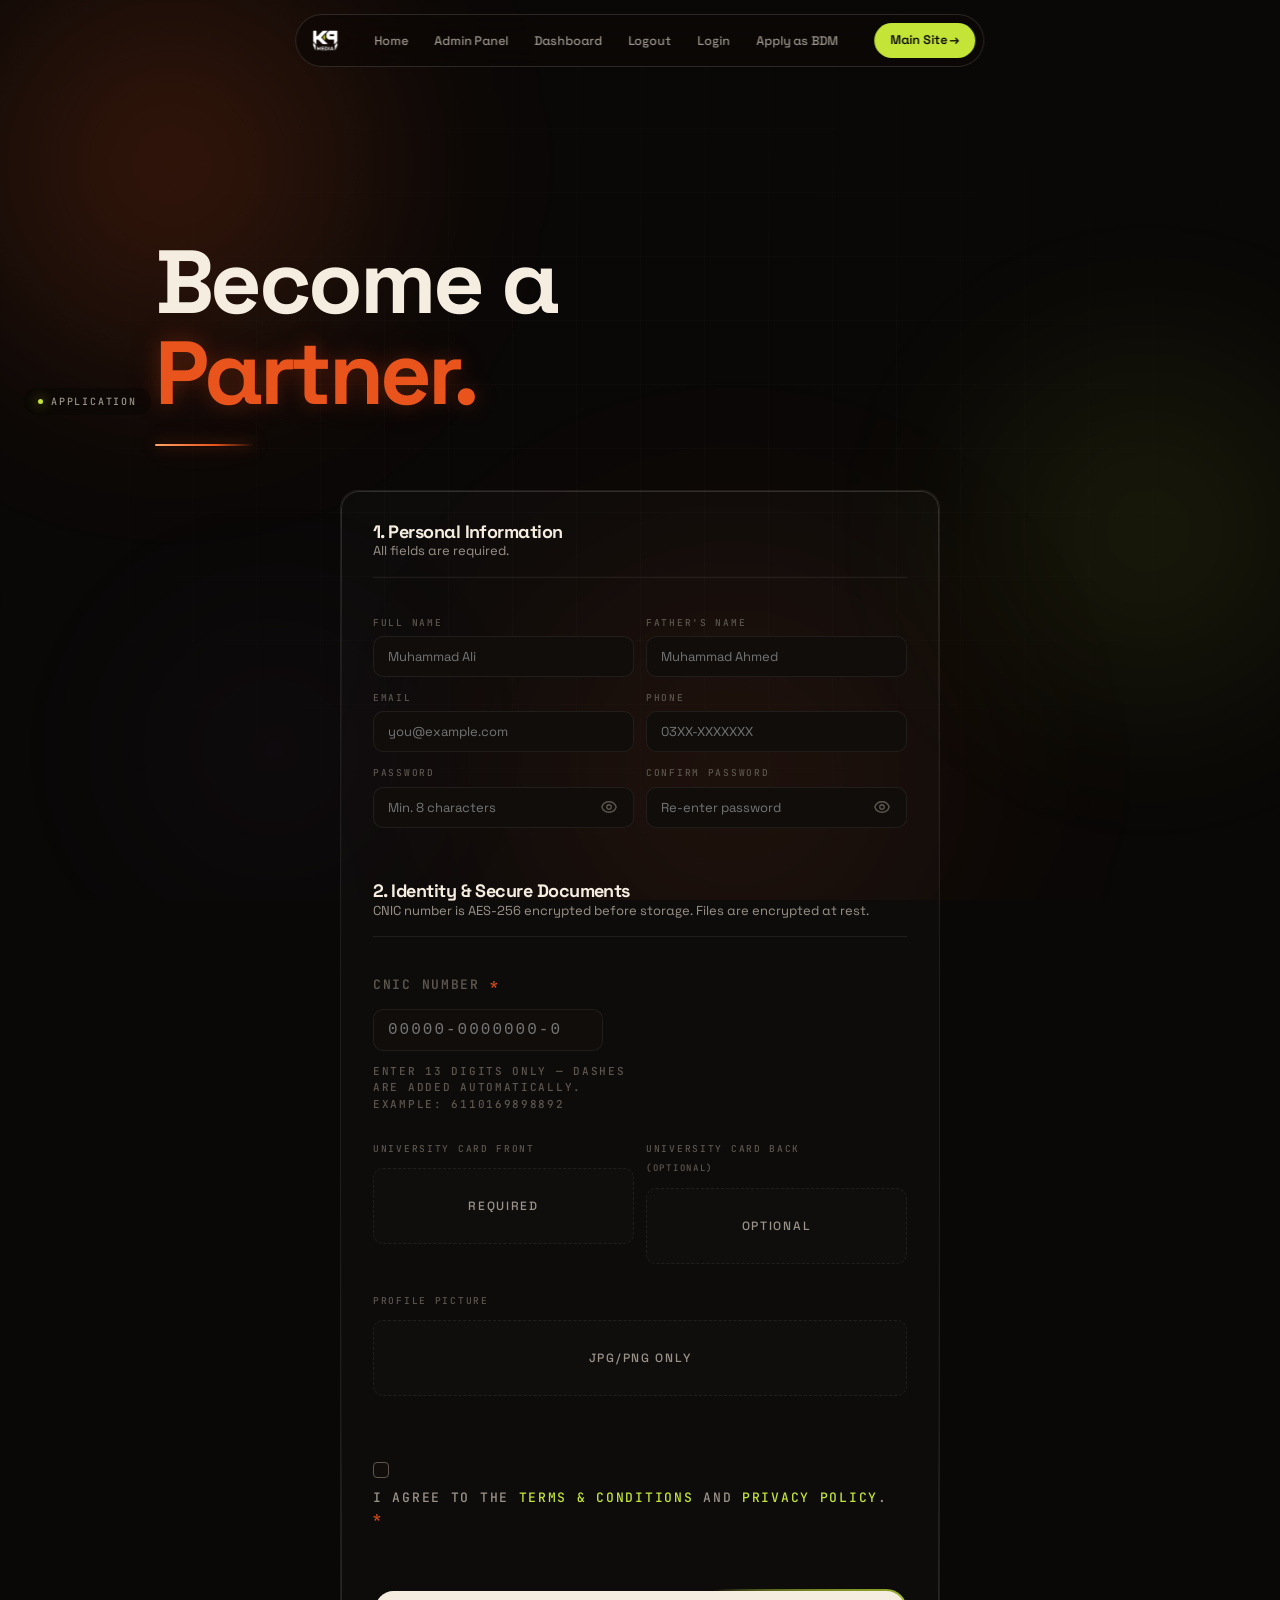
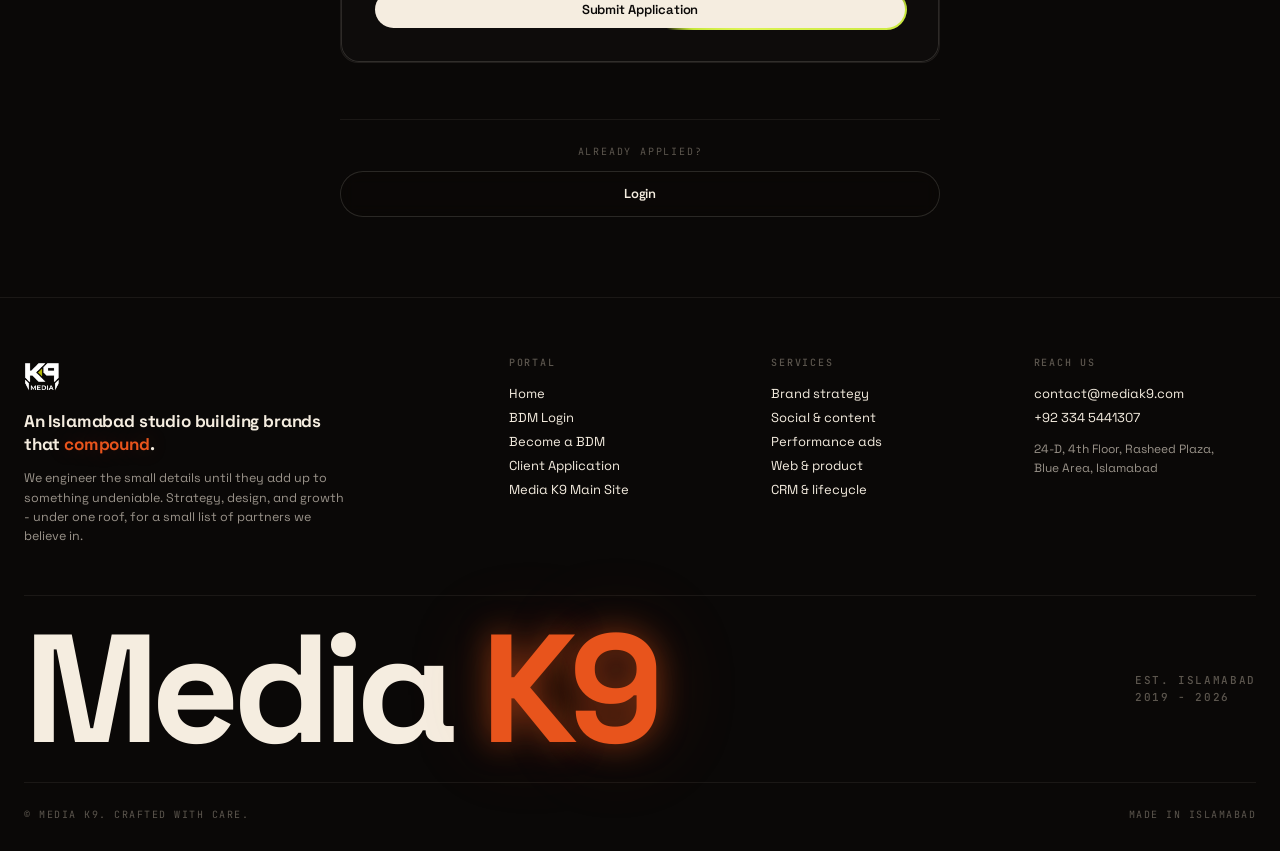
<file: preview/register.html>
<!DOCTYPE html>
<html lang="en">
<head>
<meta charset="UTF-8">
<meta name="viewport" content="width=device-width, initial-scale=1.0">
<meta name="robots" content="noindex, nofollow">
<title> - MediaK9</title>
<meta name="description" content="MediaK9 Campus Partnership Program - BDM Portal">
<link rel="preconnect" href="https://fonts.googleapis.com">
<link rel="preconnect" href="https://fonts.gstatic.com" crossorigin>
<link href="https://fonts.googleapis.com/css2?family=Space+Grotesk:wght@300;400;500;600;700&family=JetBrains+Mono:wght@400;500;700&display=swap" rel="stylesheet">
<link rel="stylesheet" href="./assets/css/shared.css">
<link rel="stylesheet" href="./assets/css/page.css">
<link rel="stylesheet" href="./assets/css/responsive.css">
<link rel="icon" href="./assets/logos/mediak9.png" type="image/png">

<link rel="stylesheet" href="./assets/css/">

<script>
window.mk9_ajax = {
    url: '/api/portal-handler.php',
    nonce: '',
    home_url: '/'
};
window.mk9_admin = {
    url: '/api/admin-handler.php',
    nonce: ''
};
</script>
</head>
<body class="" data-page="portal">
<div class="bg-aurora" aria-hidden="true">
  <div class="blob blob-1"></div>
  <div class="blob blob-2"></div>
  <div class="blob blob-3"></div>
  <div class="blob blob-4"></div>
</div>
<div class="bg-grid" aria-hidden="true"></div>
<div class="bg-grain" aria-hidden="true"></div>
<div class="cur-dot" aria-hidden="true"></div>
<div class="cur-ring" aria-hidden="true"></div>
<nav class="top">
  <a href="./" class="nav-mark"><img src="./assets/logos/mediak9.png" alt="Media K9"></a>
  <ul class="nav-list">
    <li><a href="./" class="">Home</a></li>
    
      
        <li><a href="./admin" class="">Admin Panel</a></li>
      
        <li><a href="./dashboard" class="">Dashboard</a></li>
      
      <li><a href="#" class="mk9-logout-link">Logout</a></li>
    
      <li><a href="./login" class="">Login</a></li>
      <li><a href="./register" class="">Apply as BDM</a></li>
    
  </ul>
  <a href="https://mediak9.com" class="nav-cta" target="_blank" rel="noopener">Main Site →</a>
</nav>


<style>
.mk9-form__error { display:none; color:var(--marmalade); font-size:11px; margin-top:6px; }
.mk9-form__error.active { display:block; }
.mk9-form__input--error { border-color:var(--marmalade) !important; }
.mk9-file-upload { border:1px dashed var(--hairline); padding:20px; border-radius:10px; text-align:center; position:relative; transition:border-color 0.3s; cursor:pointer; margin-top:6px; background: rgba(255,255,255,0.01); }
.mk9-file-upload:hover { border-color:var(--cream-dim); background: rgba(255,255,255,0.03); }
.mk9-file-upload.dragover { border-color:var(--lime); background:rgba(196,229,56,.05); }
.mk9-file-upload__input { position:absolute; inset:0; opacity:0; cursor:pointer; }
.mk9-file-upload__icon { font-size:24px; margin-bottom:8px; }
.mk9-file-upload__text { font-family:'Space Grotesk',sans-serif; font-size:12px; color:var(--cream-dim); }
.mk9-file-upload__name { margin-top:8px; font-weight:600; font-size:12px; color:var(--lime); }
.pw-wrap { position:relative; display:block; width:100%; }
.pw-wrap input { padding-right: 44px !important; width:100%; box-sizing:border-box; }
.pw-toggle { position:absolute; right:12px; top:50%; transform:translateY(-50%); background:none; border:none; cursor:pointer; padding:4px; color:var(--cream-muted); line-height:1; }
.pw-toggle:hover { color:var(--cream); }
.pw-toggle svg { width:18px; height:18px; display:block; }
</style>

<section class="p-hero" style="padding-bottom: 20px;">
  <div class="badge">Application</div>
  <h1 data-blur data-blur-stagger="0.06">Become a<br><span class="accent">Partner.</span></h1>
</section>

<section class="contact glow-follow" style="padding-top: 0;">
  <div class="contact-grid" style="grid-template-columns: 1fr; max-width: 600px; margin: 0 auto;">
    
    <div id="mk9-registration-container">
      <form class="c-form rv" id="mk9-registration-form" enctype="multipart/form-data" novalidate>
        
        <div style="margin-bottom:24px; border-bottom:1px solid var(--hairline); padding-bottom:16px;">
          <h3 style="font-size:18px; font-weight:700;">1. Personal Information</h3>
          <p style="font-size:13px; color:var(--cream-dim);">All fields are required.</p>
        </div>
        <div class="c-row">
          <label class="mk9-form__group">Full Name <input type="text" id="mk9-full-name" name="full_name" placeholder="Muhammad Ali" required autocomplete="name"><div class="mk9-form__error" role="alert"></div></label>
          <label class="mk9-form__group">Father's Name <input type="text" id="mk9-father-name" name="father_name" placeholder="Muhammad Ahmed" required><div class="mk9-form__error" role="alert"></div></label>
        </div>
        <div class="c-row">
          <label class="mk9-form__group">Email <input type="email" id="mk9-email" name="email" placeholder="you@example.com" required autocomplete="email"><div class="mk9-form__error" role="alert"></div></label>
          <label class="mk9-form__group">Phone <input type="tel" id="mk9-phone" name="phone" placeholder="03XX-XXXXXXX" required pattern="[0-9]{10,15}"><div class="mk9-form__error" role="alert"></div></label>
        </div>
        <div class="c-row">
          <label class="mk9-form__group">Password
            <div class="pw-wrap">
              <input type="password" id="mk9-password" name="password" placeholder="Min. 8 characters" required autocomplete="new-password">
              <button type="button" class="pw-toggle" aria-label="Toggle password" onclick="togglePw('mk9-password',this)">
                <svg xmlns="http://www.w3.org/2000/svg" fill="none" viewBox="0 0 24 24" stroke="currentColor" stroke-width="1.8"><path stroke-linecap="round" stroke-linejoin="round" d="M15 12a3 3 0 11-6 0 3 3 0 016 0z"/><path stroke-linecap="round" stroke-linejoin="round" d="M2.458 12C3.732 7.943 7.523 5 12 5c4.478 0 8.268 2.943 9.542 7-1.274 4.057-5.064 7-9.542 7-4.477 0-8.268-2.943-9.542-7z"/></svg>
                <svg xmlns="http://www.w3.org/2000/svg" fill="none" viewBox="0 0 24 24" stroke="currentColor" stroke-width="1.8" style="display:none"><path stroke-linecap="round" stroke-linejoin="round" d="M13.875 18.825A10.05 10.05 0 0112 19c-4.478 0-8.268-2.943-9.543-7a9.97 9.97 0 011.563-3.029m5.858.908a3 3 0 114.243 4.243M9.878 9.878l4.242 4.242M9.88 9.88l-3.29-3.29m7.532 7.532l3.29 3.29M3 3l3.59 3.59m0 0A9.953 9.953 0 0112 5c4.478 0 8.268 2.943 9.543 7a10.025 10.025 0 01-4.132 5.411m0 0L21 21"/></svg>
              </button>
            </div>
            <div class="mk9-form__error" role="alert"></div>
          </label>
          <label class="mk9-form__group">Confirm Password
            <div class="pw-wrap">
              <input type="password" id="mk9-confirm-password" name="confirm_password" placeholder="Re-enter password" required autocomplete="new-password">
              <button type="button" class="pw-toggle" aria-label="Toggle confirm password" onclick="togglePw('mk9-confirm-password',this)">
                <svg xmlns="http://www.w3.org/2000/svg" fill="none" viewBox="0 0 24 24" stroke="currentColor" stroke-width="1.8"><path stroke-linecap="round" stroke-linejoin="round" d="M15 12a3 3 0 11-6 0 3 3 0 016 0z"/><path stroke-linecap="round" stroke-linejoin="round" d="M2.458 12C3.732 7.943 7.523 5 12 5c4.478 0 8.268 2.943 9.542 7-1.274 4.057-5.064 7-9.542 7-4.477 0-8.268-2.943-9.542-7z"/></svg>
                <svg xmlns="http://www.w3.org/2000/svg" fill="none" viewBox="0 0 24 24" stroke="currentColor" stroke-width="1.8" style="display:none"><path stroke-linecap="round" stroke-linejoin="round" d="M13.875 18.825A10.05 10.05 0 0112 19c-4.478 0-8.268-2.943-9.543-7a9.97 9.97 0 011.563-3.029m5.858.908a3 3 0 114.243 4.243M9.878 9.878l4.242 4.242M9.88 9.88l-3.29-3.29m7.532 7.532l3.29 3.29M3 3l3.59 3.59m0 0A9.953 9.953 0 0112 5c4.478 0 8.268 2.943 9.543 7a10.025 10.025 0 01-4.132 5.411m0 0L21 21"/></svg>
              </button>
            </div>
            <div class="mk9-form__error" role="alert"></div>
          </label>
        </div>

        <div style="margin-top:40px; margin-bottom:24px; border-bottom:1px solid var(--hairline); padding-bottom:16px;">
          <h3 style="font-size:18px; font-weight:700;">2. Identity &amp; Secure Documents</h3>
          <p style="font-size:13px; color:var(--cream-dim);">CNIC number is AES-256 encrypted before storage. Files are encrypted at rest.</p>
        </div>
        <div class="c-row" style="margin-bottom:16px;">
          <label class="mk9-form__group" style="flex:1;">
            <span style="display:block;margin-bottom:8px;font-size:.8125rem;font-weight:600;">CNIC Number <span style="color:var(--marmalade)">*</span></span>
            <div style="position:relative;">
              <input
                type="text"
                id="cnic_number"
                name="cnic_number"
                class="mk9-input"
                placeholder="00000-0000000-0"
                maxlength="15"
                inputmode="numeric"
                autocomplete="off"
                required
                style="letter-spacing:2px;font-size:16px;font-family:monospace;"
              >
            </div>
            <div class="mk9-form__error" role="alert"></div>
            <div style="font-size:11px;color:var(--cream-muted);margin-top:6px;">Enter 13 digits only &mdash; dashes are added automatically. Example: 6110169898892</div>
          </label>
        </div>
        <div class="c-row" style="margin-bottom:16px;">
          <label class="mk9-form__group">University Card Front
            <div class="mk9-file-upload">
              <input type="file" name="university_card_front" class="mk9-file-upload__input" accept="image/jpeg,image/png,image/webp,application/pdf" required>
              <div class="mk9-file-upload__icon"></div>
              <div class="mk9-file-upload__text">Required</div>
              <div class="mk9-file-upload__name"></div>
            </div>
          </label>
          <label class="mk9-form__group">University Card Back <span style="font-size:9px">(Optional)</span>
            <div class="mk9-file-upload">
              <input type="file" name="university_card_back" class="mk9-file-upload__input" accept="image/jpeg,image/png,image/webp,application/pdf">
              <div class="mk9-file-upload__icon"></div>
              <div class="mk9-file-upload__text">Optional</div>
              <div class="mk9-file-upload__name"></div>
            </div>
          </label>
        </div>
        <label class="mk9-form__group" style="margin-bottom:32px;">Profile Picture
          <div class="mk9-file-upload">
            <input type="file" name="profile_picture" class="mk9-file-upload__input" accept="image/jpeg,image/png,image/webp" required>
            <div class="mk9-file-upload__icon"></div>
            <div class="mk9-file-upload__text">JPG/PNG only</div>
            <div class="mk9-file-upload__name"></div>
          </div>
        </label>
        
        <div class="mk9-form__group" style="margin-top:16px; margin-bottom:24px;">
          <label style="display:flex; align-items:flex-start; gap:10px; cursor:pointer;">
            <input type="checkbox" id="accept_terms" name="accept_terms" value="1" required style="margin-top:4px; width:16px; height:16px; accent-color:var(--lime); flex-shrink:0;">
            <span style="font-size:13px; line-height:1.5; color:var(--cream-dim);">
              I agree to the <a href="/terms.html" target="_blank" style="color:var(--lime); text-decoration:none;">Terms &amp; Conditions</a> and <a href="/privacy.html" target="_blank" style="color:var(--lime); text-decoration:none;">Privacy Policy</a>. <span style="color:var(--marmalade)">*</span>
            </span>
          </label>
          <div class="mk9-form__error" role="alert" style="margin-top:6px;"></div>
        </div>

        <div style="display:flex; justify-content:center; margin-top:24px;">
          <button type="submit" class="btn btn-pri" id="mk9-register-submit" style="width:100%; justify-content:center;">Submit Application</button>
        </div>
      </form>
    </div>

    <div style="margin-top:24px;text-align:center;border-top:1px solid var(--hairline);padding-top:24px;">
      <p style="font-family:'JetBrains Mono',monospace;font-size:10px;text-transform:uppercase;letter-spacing:.18em;color:var(--cream-muted);margin-bottom:12px;">Already applied?</p>
      <a href="./login" class="btn btn-sec" style="width:100%;justify-content:center;">Login</a>
    </div>

  </div>
</section>



<footer>
  <div class="f-top">
    <div class="f-mark">
      <img src="./assets/logos/mediak9.png" alt="Media K9">
      <h3>An Islamabad studio building brands that <span class="accent">compound</span>.</h3>
      <p>We engineer the small details until they add up to something undeniable. Strategy, design, and growth - under one roof, for a small list of partners we believe in.</p>
    </div>
    <div class="f-col">
      <h4>Portal</h4>
      <a href="./">Home</a>
      <a href="./login">BDM Login</a>
      <a href="./register">Become a BDM</a>
      <a href="./apply">Client Application</a>
      <a href="https://mediak9.com/" target="_blank" rel="noopener">Media K9 Main Site</a>
    </div>
    <div class="f-col">
      <h4>Services</h4>
      <a href="https://mediak9.com/service-brand-strategy.html" target="_blank" rel="noopener">Brand strategy</a>
      <a href="https://mediak9.com/service-social-content.html" target="_blank" rel="noopener">Social & content</a>
      <a href="https://mediak9.com/service-performance-ads.html" target="_blank" rel="noopener">Performance ads</a>
      <a href="https://mediak9.com/service-web-product.html" target="_blank" rel="noopener">Web & product</a>
      <a href="https://mediak9.com/service-crm-lifecycle.html" target="_blank" rel="noopener">CRM & lifecycle</a>
    </div>
    <div class="f-col">
      <h4>Reach us</h4>
      <a href="mailto:contact@mediak9.com">contact@mediak9.com</a>
      <a href="tel:+923345441307">+92 334 5441307</a>
      <p style="color:var(--cream-dim);margin-top:10px;font-size:12px;line-height:1.55">24-D, 4th Floor, Rasheed Plaza,<br>Blue Area, Islamabad</p>
    </div>
  </div>
  <div class="f-giant">
    <span>Media <span class="accent">K9</span></span>
    <span style="font-family:'JetBrains Mono',monospace;font-size:11px;letter-spacing:.15em;color:var(--cream-muted);text-transform:uppercase;font-weight:500;line-height:1.5">Est. Islamabad<br>2019 - 2026</span>
  </div>
  <div class="f-bot">
    <span>©  Media K9. Crafted with care.</span>
    <span>Made in Islamabad</span>
  </div>
</footer>
<script src="./assets/js/app.js"></script>
<script src="./assets/js/portal.js"></script>

<script src="./assets/js/"></script>

</body>
</html>
</file>
<file: preview/assets/css/shared.css>
:root{
  --marmalade:#E8541C;
  --marmalade-2:#FF6B2B;
  --lime:#C4E538;
  --lime-2:#D4F54A;
  --black:#0A0807;
  --ink:#100D0B;
  --ink-2:#1A1613;
  --cream:#F5EDE0;
  --cream-dim:#9A938A;
  --cream-muted:#5C564E;
  --hairline:rgba(245,237,224,.07);
  --hairline-2:rgba(245,237,224,.14);
  --gutter:24px;
  --max:1320px;
}

*{margin:0;padding:0;box-sizing:border-box}
html{scroll-behavior:smooth;background:var(--black)}
body{
  font-family:'Space Grotesk',-apple-system,sans-serif;
  background:var(--black);
  color:var(--cream);
  font-size:15px;
  line-height:1.5;
  overflow-x:hidden;
  cursor:none;
  -webkit-font-smoothing:antialiased;
  font-feature-settings:"ss01","ss02","cv11";
}

/* Background atmosphere */
.bg{
  position:fixed;inset:0;z-index:0;pointer-events:none;
}
.bg-1{
  background:
    radial-gradient(ellipse 80% 50% at 15% 10%,rgba(232,84,28,.10),transparent 55%),
    radial-gradient(ellipse 60% 50% at 85% 40%,rgba(196,229,56,.06),transparent 60%),
    radial-gradient(ellipse 70% 60% at 50% 100%,rgba(15,40,24,.35),transparent 70%);
}
.bg-grain{
  opacity:.04;mix-blend-mode:overlay;
  background-image:url("data:image/svg+xml,%3Csvg viewBox='0 0 200 200' xmlns='http://www.w3.org/2000/svg'%3E%3Cfilter id='n'%3E%3CfeTurbulence type='fractalNoise' baseFrequency='.9' numOctaves='3'/%3E%3C/filter%3E%3Crect width='100%25' height='100%25' filter='url(%23n)'/%3E%3C/svg%3E");
}

/* Cursor */
.cur-dot,.cur-ring{position:fixed;top:0;left:0;pointer-events:none;z-index:9999;border-radius:50%}
.cur-dot{width:5px;height:5px;background:var(--cream);transform:translate(-50%,-50%);mix-blend-mode:difference}
.cur-ring{
  width:30px;height:30px;
  border:1px solid rgba(245,237,224,.28);
  transform:translate(-50%,-50%);
  transition:width .3s cubic-bezier(.2,.9,.3,1.2),height .3s,border-color .3s,background .3s;
}
.cur-ring.h{width:54px;height:54px;border-color:var(--lime);background:rgba(196,229,56,.06)}

/* NAV */
nav.top{
  position:fixed;top:14px;left:50%;transform:translateX(-50%);
  z-index:100;
  width:max-content;
  display:flex;align-items:center;gap:24px;
  padding:8px 8px 8px 16px;
  background:rgba(10,8,7,.7);
  backdrop-filter:blur(20px) saturate(180%);
  -webkit-backdrop-filter:blur(20px) saturate(180%);
  border:1px solid var(--hairline-2);
  border-radius:100px;
}
.nav-mark{height:26px;display:flex;align-items:center}
.nav-mark img{height:100%;width:auto}
.nav-list{display:flex;gap:2px;list-style:none}
.nav-list a{
  color:var(--cream-dim);text-decoration:none;
  font-size:12.5px;font-weight:500;
  padding:7px 12px;border-radius:100px;
  transition:color .25s,background .25s;
  letter-spacing:-.005em;
}
.nav-list a:hover{color:var(--cream);background:rgba(245,237,224,.05)}
.nav-list a.active{color:var(--lime)}
.nav-cta{
  background:var(--lime);color:var(--black);
  padding:8px 16px;border-radius:100px;
  font-size:12.5px;font-weight:600;text-decoration:none;
  transition:background .25s,box-shadow .25s,transform .25s;
  letter-spacing:-.005em;
}
.nav-cta:hover{background:var(--lime-2);box-shadow:0 0 24px rgba(196,229,56,.32);transform:translateY(-1px)}

/* Typography */
h1,h2,h3,h4,h5{font-family:'Space Grotesk',sans-serif;font-weight:700;letter-spacing:-.03em;line-height:1.05}
.eyebrow{
  display:inline-flex;align-items:center;gap:8px;
  padding:6px 12px;
  border:1px solid var(--hairline-2);
  border-radius:100px;
  background:rgba(10,8,7,.55);
  backdrop-filter:blur(8px);
  font-family:'JetBrains Mono',monospace;
  font-size:10px;text-transform:uppercase;
  letter-spacing:.18em;color:var(--cream-dim);
  font-weight:500;
}
.eyebrow::before{
  content:"";width:5px;height:5px;border-radius:50%;
  background:var(--lime);
  box-shadow:0 0 8px var(--lime-2);
  animation:pulse 1.6s ease-in-out infinite;
}
@keyframes pulse{0%,100%{opacity:1;transform:scale(1)}50%{opacity:.5;transform:scale(.8)}}

.label{
  font-family:'JetBrains Mono',monospace;
  font-size:10px;text-transform:uppercase;
  letter-spacing:.2em;color:var(--marmalade);
  display:flex;align-items:center;gap:10px;font-weight:500;
}
.label::before{content:"";width:24px;height:1px;background:var(--marmalade)}

/* Buttons */
.btn{
  display:inline-flex;align-items:center;gap:8px;
  padding:12px 22px;border-radius:100px;
  font-family:'Space Grotesk',sans-serif;
  font-size:13px;font-weight:600;text-decoration:none;
  letter-spacing:-.005em;
  transition:all .35s cubic-bezier(.2,.9,.3,1.2);
  border:none;cursor:pointer;touch-action:manipulation;
}
.btn-pri{background:var(--cream);color:var(--black)}
.btn-pri:hover{background:var(--lime);transform:translateY(-2px);box-shadow:0 12px 28px rgba(196,229,56,.22)}
.btn-sec{
  background:rgba(10,8,7,.4);color:var(--cream);
  border:1px solid var(--hairline-2);
  backdrop-filter:blur(8px);
}
.btn-sec:hover{border-color:var(--cream);background:rgba(245,237,224,.05)}
.arr{display:inline-block;transition:transform .35s}
.btn:hover .arr{transform:translateX(4px)}

/* Container */
.wrap{max-width:var(--max);margin:0 auto;padding:0 var(--gutter);position:relative;z-index:3}

/* Section spacing */
section{position:relative;z-index:3}

/* Reveal */
.rv{opacity:0;transform:translateY(20px);transition:opacity .8s cubic-bezier(.2,.9,.3,1.2),transform .8s cubic-bezier(.2,.9,.3,1.2)}
.rv.in{opacity:1;transform:translateY(0)}

/* FOOTER */
footer{
  position:relative;z-index:3;
  border-top:1px solid var(--hairline);
  padding:60px var(--gutter) 28px;
  max-width:var(--max);margin:0 auto;
}
.f-top{
  display:grid;grid-template-columns:2fr 1fr 1fr 1fr;
  gap:40px;margin-bottom:48px;
}
.f-mark img{height:36px;margin-bottom:16px;display:block}
.f-mark h3{font-size:17px;font-weight:700;letter-spacing:-.01em;margin-bottom:12px;max-width:320px;line-height:1.4}
.f-mark .accent{color:var(--marmalade)}
.f-mark p{color:var(--cream-dim);font-size:12.5px;line-height:1.55;max-width:320px}
.f-col h4{
  font-family:'JetBrains Mono',monospace;
  font-size:10px;text-transform:uppercase;letter-spacing:.18em;
  color:var(--cream-muted);margin-bottom:14px;font-weight:500;
}
.f-col a,.f-col p{
  display:block;color:var(--cream);text-decoration:none;
  font-size:13px;line-height:1.85;transition:color .25s;
}
.f-col a:hover{color:var(--lime)}
.f-giant{
  font-weight:700;
  font-size:clamp(56px,12vw,180px);
  letter-spacing:-.05em;line-height:.9;
  padding:24px 0;
  border-top:1px solid var(--hairline);
  border-bottom:1px solid var(--hairline);
  margin-bottom:24px;
  display:flex;justify-content:space-between;align-items:center;
}
.f-giant .accent{color:var(--marmalade)}
.f-bot{
  display:flex;justify-content:space-between;
  font-family:'JetBrains Mono',monospace;
  font-size:10px;text-transform:uppercase;
  letter-spacing:.15em;color:var(--cream-muted);
}

@media (max-width:900px){
  body{cursor:auto}
  .cur-dot,.cur-ring{display:none}
  nav.top{
    gap:6px;padding:6px 6px 6px 12px;
    max-width:calc(100% - 16px);
    overflow-x:auto;
    -webkit-overflow-scrolling:touch;
    scrollbar-width:none;
  }
  nav.top::-webkit-scrollbar{display:none}
  /* Keep nav links visible as a scrollable strip on mobile */
  .nav-list{
    display:flex;
    flex-shrink:0;
    gap:0;
    overflow-x:auto;
    scrollbar-width:none;
  }
  .nav-list::-webkit-scrollbar{display:none}
  .nav-list a{
    font-size:11.5px;
    padding:6px 10px;
    white-space:nowrap;
  }
  .nav-cta{white-space:nowrap;flex-shrink:0}
  .f-top{grid-template-columns:1fr;gap:32px}
  .f-giant{font-size:42px;flex-direction:column;align-items:flex-start;gap:10px}
  .f-bot{flex-direction:column;gap:8px}
}

/* ============================================
   PREFERS-REDUCED-MOTION - respect user preference
   ============================================ */
@media (prefers-reduced-motion: reduce){
  /* Stop all background decorative animations */
  .bg-aurora .blob{animation:none !important}
  .bg-grain{animation:none !important}
  .partners .track{animation:none !important}
  .t-track-row{animation:none !important}
  /* Instant reveals - no blur/fade transitions */
  .blur-text .bw{transition:none !important;opacity:1;filter:none;transform:none}
  .blur-text.in .bw{opacity:1;filter:none;transform:none}
  .fade-up{transition:none !important;opacity:1;filter:none;transform:none}
  .fade-up.in{opacity:1;filter:none;transform:none}
  .rv{transition:none !important;opacity:1;transform:none}
  .rv.in{opacity:1;transform:none}
  /* Instant hero entrance */
  .hero-meta{animation:none !important;opacity:1;transform:none}
  .hero .eyebrow{animation:none !important;opacity:1;transform:none}
  .hero-bottom{animation:none !important;opacity:1}
  /* Cursor ring - no transition */
  .cur-ring{transition:none}
  /* Pulse dot */
  .badge::before,.eyebrow::before{animation:none}
}

/* ============================================
   POLISH PASS - liquid-glass borders, BlurText
   ============================================ */

/* Liquid-glass gradient-mask border - for cards & pills.
   Applies a thin highlight along the top + bottom edge
   that sells the "glass slab" feeling without a hard border. */
.glass-edge{position:relative;overflow:hidden}
.glass-edge::before{
  content:'';
  position:absolute;inset:0;
  border-radius:inherit;
  padding:1px;
  background:linear-gradient(180deg,
    rgba(245,237,224,.32) 0%,
    rgba(245,237,224,.08) 22%,
    rgba(245,237,224,0)   45%,
    rgba(245,237,224,0)   55%,
    rgba(245,237,224,.08) 78%,
    rgba(245,237,224,.32) 100%);
  -webkit-mask:linear-gradient(#000 0 0) content-box,linear-gradient(#000 0 0);
  -webkit-mask-composite:xor;
          mask-composite:exclude;
  pointer-events:none;
  z-index:1;
}
.glass-edge > *{position:relative;z-index:2}

/* Stronger version for hero pill / showcase elements */
.glass-edge-strong::before{
  background:linear-gradient(180deg,
    rgba(245,237,224,.45) 0%,
    rgba(245,237,224,.14) 20%,
    rgba(245,237,224,0)   42%,
    rgba(245,237,224,0)   58%,
    rgba(245,237,224,.14) 80%,
    rgba(245,237,224,.45) 100%);
}

/* BlurText word-stagger reveal */
.blur-text{display:inline-block}
.blur-text .bw{
  display:inline-block;
  opacity:0;
  filter:blur(10px);
  transform:translateY(24px);
  transition:opacity .7s cubic-bezier(.22,1,.36,1),filter .7s cubic-bezier(.22,1,.36,1),transform .7s cubic-bezier(.22,1,.36,1);
  will-change:opacity,filter,transform;
}
.blur-text.in .bw{
  opacity:1;
  filter:blur(0);
  transform:translateY(0);
}

/* Section badge - elevates section markers above plain text labels */
.badge{
  display:inline-flex;align-items:center;gap:8px;
  padding:6px 14px;
  border-radius:100px;
  background:rgba(10,8,7,.55);
  backdrop-filter:blur(8px);
  -webkit-backdrop-filter:blur(8px);
  font-family:'JetBrains Mono',monospace;
  font-size:10px;text-transform:uppercase;
  letter-spacing:.18em;color:var(--cream-dim);font-weight:500;
  margin-bottom:18px;
  position:relative;
}
.badge::before{
  content:"";width:5px;height:5px;border-radius:50%;
  background:var(--lime);
  box-shadow:0 0 8px var(--lime-2);
  animation:pulse 1.6s ease-in-out infinite;
}

/* Reveal-on-view fade-up (for sub copy + CTAs) */
.fade-up{
  opacity:0;
  transform:translateY(16px);
  filter:blur(6px);
  transition:opacity .8s cubic-bezier(.22,1,.36,1),transform .8s cubic-bezier(.22,1,.36,1),filter .8s cubic-bezier(.22,1,.36,1);
}
.fade-up.in{
  opacity:1;
  transform:translateY(0);
  filter:blur(0);
}

/* Disable Custom Cursor & Restore Standard Hardware Cursors */
.cur-dot, .cur-ring { display: none !important; }
body, .stat {
  cursor: default !important;
}
a, button, select, input[type="checkbox"], input[type="radio"], input[type="file"], input[type="submit"], input[type="button"], label, .reel-tab, .svc, .tile, .t-card, .princ, .c-card, .p-wall-cell, .reel-item {
  cursor: pointer !important;
}
input[type="text"], input[type="email"], input[type="tel"], input[type="password"], textarea {
  cursor: text !important;
}
</file>
<file: preview/assets/css/page.css>
/* ============================================
   HOME - Hero minimal centered
   ============================================ */
.hero{
  position:relative;
  min-height:100vh;
  padding:0 var(--gutter) 80px;
  display:flex;flex-direction:column;justify-content:center;
  max-width:var(--max);margin:0 auto;
  z-index:3;
}
.hero-inner{
  display:flex;flex-direction:column;
  gap:28px;
  max-width:820px;
  padding-top:80px;
}
.hero h1{
  font-size:clamp(40px,5.8vw,92px);
  margin:0;
  letter-spacing:-.04em;line-height:1.03;
}
.hero h1 .accent{color:var(--marmalade)}
.hero h1 .outlined{-webkit-text-stroke:1.5px var(--cream);color:transparent}
@keyframes fadeUp{to{opacity:1;transform:translateY(0)}}

/* Eyebrow on hero */
.hero .eyebrow{
  opacity:0;transform:translateY(10px);
  animation:fadeUp .6s .5s cubic-bezier(.2,.9,.3,1.2) forwards;
  width:fit-content;
}
.hero-sub{
  font-size:15px;line-height:1.6;
  color:var(--cream-dim);max-width:460px;
  opacity:0;transform:translateY(12px);
  animation:fadeUp .7s .85s cubic-bezier(.2,.9,.3,1.2) forwards;
}
.hero-ctas{
  display:flex;gap:12px;flex-wrap:wrap;
  opacity:0;transform:translateY(12px);
  animation:fadeUp .7s 1.05s cubic-bezier(.2,.9,.3,1.2) forwards;
}

/* Word cycle span inside .accent in h1 */
.hero-word{
  display:inline-block;
  transition:opacity .22s ease,transform .22s ease;
}
.hero-word.out{opacity:0;transform:translateY(-7px)}

/* Scroll cue */
.hero-scroll-cue{
  position:absolute;bottom:36px;left:var(--gutter);
  display:flex;align-items:center;gap:10px;
  opacity:0;transform:translateY(6px);
  animation:fadeUp .5s 2s forwards;
  pointer-events:none;
}
.hero-scroll-cue .sc-line{
  display:block;width:32px;height:1px;
  background:linear-gradient(90deg,var(--marmalade),transparent);
}
.hero-scroll-cue .sc-text{
  font-family:'JetBrains Mono',monospace;
  font-size:9px;text-transform:uppercase;
  letter-spacing:.18em;color:var(--cream-muted);
}

/* Bottom stats bar */
.hero-bottom{
  margin-top:56px;
  display:flex;justify-content:space-between;align-items:flex-end;
  padding-top:24px;
  border-top:1px solid var(--hairline);
  opacity:0;animation:fadeUp .8s 1.4s forwards;
}
.hero-bottom .b-stat{
  display:flex;flex-direction:column;gap:6px;
}
.hero-bottom .b-num{
  font-weight:700;font-size:30px;line-height:1;
  letter-spacing:-.03em;color:var(--cream);
}
.hero-bottom .b-num .u{color:var(--marmalade)}
.hero-bottom .b-lbl{
  font-family:'JetBrains Mono',monospace;
  font-size:10px;text-transform:uppercase;
  letter-spacing:.18em;color:var(--cream-muted);
}

/* Scroll progress bar */
.scroll-prog{
  position:fixed;top:0;left:0;height:2px;width:0%;
  background:linear-gradient(90deg,var(--marmalade),#FF6B2B);
  z-index:9999;
  box-shadow:0 0 10px rgba(232,84,28,.55);
  transition:width .08s linear;
  pointer-events:none;
}

/* Back to top */
.back-top{
  position:fixed;bottom:32px;right:32px;z-index:300;
  width:42px;height:42px;border-radius:50%;
  background:rgba(10,8,7,.82);
  border:1px solid var(--hairline-2);
  backdrop-filter:blur(12px);
  display:flex;align-items:center;justify-content:center;
  color:var(--cream-dim);font-size:16px;line-height:1;
  text-decoration:none;cursor:none;
  opacity:0;transform:translateY(10px);
  transition:opacity .35s,transform .35s,border-color .25s,color .25s;
  pointer-events:none;
}
.back-top.vis{opacity:1;transform:none;pointer-events:auto}
.back-top:hover{border-color:var(--marmalade);color:var(--marmalade)}

/* ============================================
   FEATURED MARQUEE - clean partner strip
   ============================================ */
.partners{
  padding:32px 0;
  border-top:1px solid var(--hairline);
  border-bottom:1px solid var(--hairline);
  overflow:hidden;
  mask-image:linear-gradient(90deg,transparent,#000 8%,#000 92%,transparent);
  -webkit-mask-image:linear-gradient(90deg,transparent,#000 8%,#000 92%,transparent);
  background:linear-gradient(180deg,rgba(10,8,7,.4),transparent);
}
.partners .track{
  display:flex;gap:56px;align-items:center;
  animation:scrollLeft 42s linear infinite;
  width:fit-content;
}
.partners img{
  height:36px;width:auto;max-width:120px;
  object-fit:contain;vertical-align:middle;
  filter:brightness(1.3) grayscale(1);opacity:.5;
  transition:filter .35s,opacity .35s;flex-shrink:0;
}
.partners img:hover{filter:none;opacity:1}
.partners .sep{color:var(--marmalade);font-size:14px;flex-shrink:0}
@keyframes scrollLeft{from{transform:translateX(0)}to{transform:translateX(-50%)}}

/* ============================================
   SECTION HEADER pattern
   ============================================ */
.sec-head{
  display:flex;justify-content:space-between;align-items:flex-end;
  gap:32px;margin-bottom:48px;flex-wrap:wrap;
  padding:0 var(--gutter);
  max-width:var(--max);margin-left:auto;margin-right:auto;
}
.sec-head h2{
  font-size:clamp(32px,4.4vw,56px);
  letter-spacing:-.03em;line-height:1.04;max-width:680px;
  margin-top:14px;
}
.sec-head h2 .accent{color:var(--marmalade)}
.sec-head h2 .outlined{-webkit-text-stroke:1.5px var(--cream);color:transparent}
.sec-head .lead{
  max-width:320px;color:var(--cream-dim);
  font-size:13.5px;line-height:1.55;
}

/* ============================================
   WORK INDEX - bespoke editorial grid
   No clicks into case studies. All visual.
   ============================================ */
.work{
  padding:100px 0 60px;
}

/* Custom 24-col grid for asymmetric editorial layout */
.work-grid{
  display:grid;
  grid-template-columns:repeat(24,1fr);
  gap:14px;
  padding:0 var(--gutter);
  max-width:var(--max);margin:0 auto;
}

.tile{
  position:relative;
  border-radius:14px;
  overflow:hidden;
  background:var(--ink);
  border:1px solid var(--hairline);
  transition:border-color .4s,transform .5s cubic-bezier(.2,.9,.3,1.2);
  display:flex;flex-direction:column;justify-content:flex-end;
}
.tile:hover{border-color:var(--hairline-2);transform:translateY(-3px)}

.tile .vis{
  position:relative;
  flex:1;
  display:flex;align-items:center;justify-content:center;
  padding:32px;
  min-height:100%;
}
.tile .vis::before{
  content:"";position:absolute;inset:0;
  background:radial-gradient(circle at var(--mx,50%) var(--my,50%),rgba(196,229,56,.10),transparent 50%);
  opacity:0;transition:opacity .4s;
}
.tile:hover .vis::before{opacity:1}
.tile .lg{
  position:relative;z-index:1;
  height:64px;width:auto;max-width:90%;
  object-fit:contain;display:block;
  filter:brightness(2.4) drop-shadow(0 2px 12px rgba(0,0,0,.4));
  transition:filter .35s,transform .8s cubic-bezier(.2,.9,.3,1.2);
}
.tile:hover .lg{transform:scale(1.06)}

.tile .meta{
  position:absolute;
  left:0;right:0;bottom:0;
  padding:18px 20px;
  display:flex;justify-content:space-between;align-items:flex-end;
  background:linear-gradient(180deg,transparent,rgba(10,8,7,.85));
}
.tile .meta-l{
  display:flex;flex-direction:column;gap:4px;
}
.tile .tg{
  font-family:'JetBrains Mono',monospace;
  font-size:9.5px;text-transform:uppercase;
  letter-spacing:.18em;color:var(--marmalade);font-weight:500;
}
.tile h3{
  font-size:17px;font-weight:700;
  letter-spacing:-.015em;
}
.tile .yr{
  font-family:'JetBrains Mono',monospace;
  font-size:10px;color:var(--cream-muted);
  letter-spacing:.15em;
}

/* tile sizes - bespoke per project */
.tile.t-hero{
  grid-column:span 14;grid-row:span 2;
  aspect-ratio:auto;min-height:540px;
}
.tile.t-tall{
  grid-column:span 10;grid-row:span 2;
  min-height:540px;
}
.tile.t-wide{
  grid-column:span 14;
  aspect-ratio:16/8;
}
.tile.t-mid{
  grid-column:span 10;
  aspect-ratio:5/4;
}
.tile.t-third{
  grid-column:span 8;
  aspect-ratio:4/3;
}
.tile.t-half{
  grid-column:span 12;
  aspect-ratio:3/2;
}

/* color treatments */
.bg-q{background:radial-gradient(circle at 25% 30%,rgba(26,51,41,.7),#0a0807 70%)}
.bg-mz{background:radial-gradient(circle at 75% 30%,rgba(11,61,26,.55),#0a0807 70%)}
.bg-honda{background:radial-gradient(circle at 30% 70%,rgba(61,11,11,.65),#0a0807 70%)}
.bg-suzuki{background:radial-gradient(circle at 70% 50%,rgba(61,42,11,.55),#0a0807 70%)}
.bg-mbd{background:radial-gradient(circle at 40% 40%,rgba(42,31,11,.55),#0a0807 70%)}
.bg-mw{background:radial-gradient(circle at 60% 40%,rgba(11,31,61,.55),#0a0807 70%)}
.bg-way{background:radial-gradient(circle at 50% 30%,rgba(40,40,40,.65),#0a0807 70%)}
.bg-carrion{background:radial-gradient(circle at 40% 60%,rgba(61,46,11,.5),#0a0807 70%)}
.bg-eco{background:radial-gradient(circle at 50% 50%,rgba(11,61,46,.5),#0a0807 70%)}

/* ============================================
   SHOWREEL - Vimeo embeds with category tabs
   ============================================ */
.reel{
  padding:120px 0;
}
.reel-tabs{
  display:flex;gap:8px;flex-wrap:wrap;
  padding:0 var(--gutter);
  max-width:var(--max);margin:0 auto 32px;
}
.reel-tab{
  padding:8px 16px;
  border:1px solid var(--hairline-2);
  border-radius:100px;
  background:transparent;
  color:var(--cream-dim);
  font-family:'JetBrains Mono',monospace;
  font-size:10.5px;text-transform:uppercase;
  letter-spacing:.15em;font-weight:500;
  cursor:none;
  transition:all .35s;
}
.reel-tab:hover{color:var(--cream);border-color:var(--cream-dim)}
.reel-tab.active{background:var(--lime);color:var(--black);border-color:var(--lime)}

.reel-grid{
  display:grid;
  grid-template-columns:repeat(3,1fr);
  gap:16px;
  padding:0 var(--gutter);
  max-width:var(--max);margin:0 auto;
}
.reel-grid.cat-vert{grid-template-columns:repeat(4,1fr)}

.reel-item{
  position:relative;
  border-radius:14px;overflow:hidden;
  border:1px solid var(--hairline);
  background:var(--ink);
  aspect-ratio:16/9;
  transition:border-color .4s;
}
.reel-item.vert{aspect-ratio:9/16}
.reel-item:hover{border-color:var(--hairline-2)}
.reel-item iframe{
  width:100%;height:100%;border:0;display:block;
}

.reel-cat{display:none}
.reel-cat.active{display:grid}

/* ============================================
   PROCESS - restrained 4-step
   ============================================ */
.process{
  padding:120px 0;
}
.process-grid{
  display:grid;grid-template-columns:repeat(4,1fr);
  gap:0;
  padding:0 var(--gutter);
  max-width:var(--max);margin:0 auto;
  position:relative;
}
.process-grid::before{
  content:"";
  position:absolute;
  top:0;left:24px;right:24px;height:1px;
  background:linear-gradient(90deg,var(--marmalade),var(--lime));
  opacity:.4;
}
.step{
  padding:32px 24px 0;
  border-right:1px solid var(--hairline);
  position:relative;
}
.step:last-child{border-right:none}
.step-n{
  font-weight:700;font-size:14px;
  color:var(--marmalade);
  font-family:'JetBrains Mono',monospace;
  letter-spacing:.1em;margin-bottom:16px;
}
.step h4{
  font-size:18px;font-weight:700;
  letter-spacing:-.01em;line-height:1.2;
  margin-bottom:10px;
}
.step p{
  font-size:13px;line-height:1.55;color:var(--cream-dim);
}

/* ============================================
   PHILOSOPHY - large editorial text block
   ============================================ */
.philosophy{
  padding:140px 0;
  position:relative;
}
.phil-inner{
  padding:0 var(--gutter);
  max-width:var(--max);margin:0 auto;
  display:grid;grid-template-columns:1fr 2fr;gap:60px;
  align-items:start;
}
.phil-text{
  font-size:clamp(28px,3.4vw,46px);
  line-height:1.18;letter-spacing:-.025em;
  font-weight:600;
  color:var(--cream);
  max-width:780px;
}
.phil-text .accent{color:var(--marmalade)}
.phil-text .lime{color:var(--lime)}
.phil-text .out{-webkit-text-stroke:1px var(--cream);color:transparent}
.phil-text .quiet{color:var(--cream-muted)}

/* ============================================
   STATS BLOCK - single interactive moment
   ============================================ */
.stats{
  padding:80px 0;
  border-top:1px solid var(--hairline);
  border-bottom:1px solid var(--hairline);
  background:linear-gradient(180deg,rgba(10,8,7,.4),rgba(10,8,7,0));
}
.stats-grid{
  display:grid;grid-template-columns:repeat(4,1fr);
  padding:0 var(--gutter);
  max-width:var(--max);margin:0 auto;
}
.stat{
  padding:0 28px;
  border-right:1px solid var(--hairline);
  position:relative;
  cursor:none;
  transition:transform .5s cubic-bezier(.2,.9,.3,1.2);
}
.stat:last-child{border-right:none}
.stat:hover{transform:translateY(-3px)}
.stat-l{
  font-family:'JetBrains Mono',monospace;
  font-size:10px;text-transform:uppercase;
  letter-spacing:.18em;color:var(--cream-muted);
  margin-bottom:12px;
}
.stat-n{
  font-weight:700;font-size:48px;
  line-height:1;letter-spacing:-.04em;
  margin-bottom:8px;
  transition:color .3s;
  display:flex;align-items:flex-start;
}
.stat:hover .stat-n{color:var(--lime)}
.stat-n .u{color:var(--marmalade);font-size:.5em;margin-top:.3em;margin-left:.05em;font-weight:500}
.stat-d{font-size:12px;color:var(--cream-dim);line-height:1.5}
.stat::after{
  content:"";position:absolute;
  left:28px;bottom:-1px;width:0;height:1px;
  background:var(--lime);
  transition:width .5s cubic-bezier(.2,.9,.3,1.2);
}
.stat:hover::after{width:calc(100% - 56px)}

/* ============================================
   SERVICES STRIP - minimal list, no preview popup
   ============================================ */
.services{padding:120px 0}
.svc-list{
  border-top:1px solid var(--hairline);
  padding:0 var(--gutter);
  max-width:var(--max);margin:0 auto;
}
.svc{
  display:grid;grid-template-columns:80px 1fr 280px 100px;
  grid-template-rows:auto auto;
  gap:24px 24px;align-items:center;
  padding:24px 0;
  border-bottom:1px solid var(--hairline);
  text-decoration:none;color:inherit;
  transition:padding .35s cubic-bezier(.2,.9,.3,1.2);
  position:relative;cursor:none;
}
.svc::before{
  content:"";position:absolute;
  left:-24px;top:50%;transform:translateY(-50%) scaleY(0);
  width:3px;height:60%;
  background:var(--lime);
  transition:transform .35s cubic-bezier(.2,.9,.3,1.2);
}
.svc:hover::before{transform:translateY(-50%) scaleY(1)}
.svc:hover{padding-left:16px}
.svc-n{
  font-family:'JetBrains Mono',monospace;
  font-size:10px;color:var(--cream-muted);letter-spacing:.15em;
}
.svc-name{
  font-weight:700;font-size:clamp(20px,2.2vw,30px);
  letter-spacing:-.02em;line-height:1.1;
  transition:color .3s;
}
.svc:hover .svc-name{color:var(--lime)}
.svc.alt:hover .svc-name{color:var(--marmalade)}
.svc-d{font-size:13px;line-height:1.5;color:var(--cream-dim)}
.svc-arr{
  justify-self:end;
  font-family:'JetBrains Mono',monospace;
  font-size:10px;text-transform:uppercase;
  letter-spacing:.15em;color:var(--cream-muted);
  display:flex;align-items:center;gap:8px;
  transition:color .3s,transform .35s;
}
.svc:hover .svc-arr{color:var(--cream);transform:translateX(6px)}
/* Drawer toggle via .svc-wrap wrapper */
.svc-wrap.open .svc-drawer{display:block}
.svc-wrap.open .svc-expand-btn{color:var(--lime);transform:none}

/* ============================================
   TESTIMONIAL - single quiet block
   ============================================ */
.testimonial{
  padding:120px 0;
}
.testimonial-grid{
  padding:0 var(--gutter);
  max-width:var(--max);margin:0 auto;
  display:grid;grid-template-columns:repeat(2,1fr);gap:16px;
}
.t-card{
  padding:36px 32px;
  border:1px solid var(--hairline);
  border-radius:16px;
  background:rgba(245,237,224,.02);
  display:flex;flex-direction:column;gap:20px;
  transition:border-color .4s,transform .4s cubic-bezier(.2,.9,.3,1.2);
}
.t-card:hover{border-color:var(--hairline-2);transform:translateY(-2px)}
.t-mark{
  color:var(--marmalade);font-size:36px;
  font-weight:700;line-height:0;height:14px;
}
.t-text{
  font-size:16px;line-height:1.5;color:var(--cream);font-weight:400;
}
.t-foot{
  display:flex;justify-content:space-between;align-items:flex-end;
  padding-top:16px;border-top:1px solid var(--hairline);
}
.t-foot strong{display:block;font-size:13px;font-weight:700;margin-bottom:2px}
.t-foot span{
  font-family:'JetBrains Mono',monospace;
  font-size:10px;text-transform:uppercase;
  letter-spacing:.12em;color:var(--cream-muted);
}

/* ============================================
   CTA
   ============================================ */
.cta{
  padding:140px var(--gutter) 100px;
  text-align:center;
  position:relative;overflow:hidden;
}
.cta::before{
  content:"";position:absolute;
  top:5%;left:50%;transform:translateX(-50%);
  width:900px;height:900px;
  background:
    radial-gradient(circle,rgba(232,84,28,.18),transparent 50%),
    radial-gradient(circle at 30% 30%,rgba(196,229,56,.08),transparent 50%);
  filter:blur(60px);z-index:0;
}
.cta-inner{position:relative;z-index:2;max-width:900px;margin:0 auto}
.cta h2{
  font-weight:700;
  font-size:clamp(40px,6vw,90px);
  letter-spacing:-.04em;line-height:1.02;
  margin:14px auto 32px;max-width:none;
}
.cta h2 .accent{color:var(--marmalade)}
.cta-actions{display:flex;gap:10px;justify-content:center;flex-wrap:wrap}

/* ============================================
   PAGE HERO - Work / Studio / Contact
   ============================================ */
.p-hero{
  padding:160px var(--gutter) 60px;
  max-width:var(--max);margin:0 auto;position:relative;z-index:3;
}
.p-hero h1{
  font-size:clamp(42px,7vw,96px);
  letter-spacing:-.04em;line-height:1.02;
  margin-top:24px;margin-bottom:24px;max-width:1100px;
}
.p-hero h1 .accent{color:var(--marmalade)}
.p-hero h1 .out{-webkit-text-stroke:1.5px var(--cream);color:transparent}
.p-hero p.lead{
  max-width:560px;color:var(--cream-dim);
  font-size:15px;line-height:1.55;
}

/* ============================================
   STUDIO PAGE - principles
   ============================================ */
.principles{
  padding:80px var(--gutter);
  max-width:var(--max);margin:0 auto;
  position:relative;z-index:3;
}
.princ-grid{
  display:grid;grid-template-columns:repeat(3,1fr);gap:14px;
}
.princ{
  padding:30px 26px;
  border:1px solid var(--hairline);
  border-radius:14px;
  background:rgba(245,237,224,.02);
  transition:border-color .4s,transform .4s cubic-bezier(.2,.9,.3,1.2);
}
.princ:hover{border-color:var(--hairline-2);transform:translateY(-3px)}
.princ-n{
  font-weight:700;font-size:42px;
  line-height:1;letter-spacing:-.04em;
  color:var(--marmalade);margin-bottom:16px;
}
.princ h4{
  font-size:17px;font-weight:700;letter-spacing:-.01em;
  margin-bottom:10px;line-height:1.2;
}
.princ p{font-size:13px;line-height:1.55;color:var(--cream-dim)}

/* ============================================
   CONTACT
   ============================================ */
.contact{
  padding:80px var(--gutter);
  max-width:var(--max);margin:0 auto;
  position:relative;z-index:3;
}
.contact-grid{
  display:grid;grid-template-columns:1fr 1.3fr;gap:32px;
}
.c-info{display:flex;flex-direction:column;gap:12px}
.c-card{
  padding:22px 26px;
  border:1px solid var(--hairline);
  border-radius:14px;
  background:rgba(245,237,224,.02);
  transition:border-color .4s,background .4s;
}
.c-card:hover{border-color:var(--marmalade);background:rgba(232,84,28,.03)}
.c-l{
  font-family:'JetBrains Mono',monospace;
  font-size:10px;text-transform:uppercase;
  letter-spacing:.18em;color:var(--cream-muted);margin-bottom:8px;
}
.c-v{
  font-weight:700;font-size:17px;letter-spacing:-.015em;
  color:var(--cream);text-decoration:none;
  display:block;line-height:1.4;
}
.c-v:hover{color:var(--lime)}

.c-form{
  display:flex;flex-direction:column;gap:14px;
  padding:32px;
  border:1px solid var(--hairline);
  border-radius:18px;
  background:rgba(245,237,224,.02);
}
.c-row{display:grid;grid-template-columns:1fr 1fr;gap:12px}
.c-form label{
  display:flex;flex-direction:column;gap:6px;
  font-family:'JetBrains Mono',monospace;
  font-size:9.5px;text-transform:uppercase;
  letter-spacing:.18em;color:var(--cream-muted);font-weight:500;
}
.c-form input:not([type="checkbox"]):not([type="radio"]),.c-form select,.c-form textarea{
  background:var(--ink);
  border:1px solid var(--hairline);
  color:var(--cream);
  padding:11px 14px;border-radius:10px;
  font-family:'Space Grotesk',sans-serif;
  font-size:13px;letter-spacing:0;text-transform:none;
  transition:border-color .3s,background .3s;
  cursor:text;
  touch-action:manipulation;
  -webkit-appearance:none;
  appearance:none;
}
.c-form input[type="checkbox"] {
  -webkit-appearance: none;
  appearance: none;
  width: 18px;
  height: 18px;
  background: var(--ink);
  border: 1.5px solid var(--cream-muted);
  border-radius: 4px;
  cursor: pointer;
  display: inline-flex;
  align-items: center;
  justify-content: center;
  position: relative;
  transition: background 0.2s, border-color 0.2s, box-shadow 0.2s;
  margin: 0;
  vertical-align: middle;
  flex-shrink: 0;
}
.c-form input[type="checkbox"]:hover {
  border-color: var(--lime);
  background: rgba(196, 229, 56, 0.05);
}
.c-form input[type="checkbox"]:focus {
  outline: none;
  border-color: var(--lime);
}
.c-form input[type="checkbox"]:checked {
  background: var(--lime);
  border-color: var(--lime);
}
.c-form input[type="checkbox"]:checked::after {
  content: "✓";
  color: var(--black);
  font-size: 13px;
  font-weight: 900;
  line-height: 1;
  display: block;
}
.c-form select { cursor:pointer; }
.c-form input:focus,.c-form select:focus,.c-form textarea:focus{
  outline:none;border-color:var(--lime);
  background:rgba(196,229,56,.03);
}
.c-form textarea{resize:vertical;min-height:100px;font-family:'Space Grotesk',sans-serif}

/* ============================================
   PARTNER WALL (Work page)
   ============================================ */
.p-wall{
  padding:60px var(--gutter);
  max-width:var(--max);margin:0 auto;
  position:relative;z-index:3;
}
.p-wall-grid{
  display:grid;grid-template-columns:repeat(5,1fr);
  border-left:1px solid var(--hairline);
  border-top:1px solid var(--hairline);
}
.p-wall-cell{
  aspect-ratio:2/1;
  border-right:1px solid var(--hairline);
  border-bottom:1px solid var(--hairline);
  display:flex;align-items:center;justify-content:center;
  padding:24px;position:relative;overflow:hidden;
}
.p-wall-cell::before{
  content:"";position:absolute;inset:0;
  background:radial-gradient(circle at var(--mx,50%) var(--my,50%),rgba(196,229,56,.10),transparent 50%);
  opacity:0;transition:opacity .4s;
}
.p-wall-cell:hover::before{opacity:1}
.p-wall-cell img{
  max-width:80%;height:44px;
  width:auto;object-fit:contain;
  display:block;
  opacity:.7;
  filter:brightness(2);
  transition:opacity .5s,filter .5s,transform .5s;
  position:relative;z-index:1;
}
.p-wall-cell:hover img{opacity:1;filter:brightness(2.8);transform:scale(1.06)}

/* ============================================
   RESPONSIVE
   ============================================ */
@media (max-width:1024px){
  .work-grid{grid-template-columns:repeat(12,1fr)}
  .tile.t-hero{grid-column:span 12;min-height:420px}
  .tile.t-tall{grid-column:span 12;min-height:420px}
  .tile.t-wide{grid-column:span 12}
  .tile.t-mid{grid-column:span 6}
  .tile.t-third{grid-column:span 6}
  .tile.t-half{grid-column:span 12}
}

@media (max-width:900px){
  .hero{padding:0 20px 60px}
  .hero-inner{padding-top:96px;gap:20px}
  .hero h1{font-size:clamp(36px,10vw,56px)}
  .hero-ctas{flex-direction:column;align-items:flex-start}
  .hero-scroll-cue{display:none}
  .hero-bottom{flex-wrap:wrap;gap:20px}
  .hero-bottom .b-stat{flex:1 1 45%}
  .hero-bottom .b-num{font-size:24px}
  .reel{padding:80px 0}
  .reel-grid{grid-template-columns:1fr;gap:14px}
  .reel-grid.cat-vert{grid-template-columns:repeat(2,1fr)}
  .process{padding:80px 0}
  .process-grid{grid-template-columns:1fr;gap:0}
  .step{border-right:none;border-bottom:1px solid var(--hairline);padding:24px 0}
  .step:last-child{border-bottom:none}
  .process-grid::before{display:none}
  .philosophy{padding:80px 0}
  .phil-inner{grid-template-columns:1fr;gap:24px}
  .phil-text{font-size:24px}
  .stats{padding:48px 0}
  .stats-grid{grid-template-columns:repeat(2,1fr);gap:24px 0}
  .stat{padding:0 16px;border-right:none}
  .stat:nth-child(odd){border-right:1px solid var(--hairline)}
  .stat-n{font-size:32px}
  .services{padding:80px 0}
  .svc{grid-template-columns:50px 1fr;gap:14px;padding:18px 0}
  .svc-d,.svc-arr{display:none}
  .testimonial{padding:80px 0}
  .testimonial-grid{grid-template-columns:1fr;gap:12px}
  .t-text{font-size:15px}
  .cta{padding:80px 20px}
  .work-grid{grid-template-columns:1fr;gap:12px}
  .tile.t-hero,.tile.t-tall,.tile.t-wide,.tile.t-mid,.tile.t-third,.tile.t-half{
    grid-column:span 1;min-height:280px;
  }
  .tile.t-wide,.tile.t-half{aspect-ratio:4/3}
  .work-grid .tile{aspect-ratio:auto;min-height:280px}
  .p-hero{padding:110px 20px 40px}
  .p-hero h1{font-size:42px}
  .princ-grid{grid-template-columns:1fr}
  .contact-grid{grid-template-columns:1fr}
  .c-row{grid-template-columns:1fr}
  .p-wall-grid{grid-template-columns:repeat(2,1fr)}
  .sec-head{flex-direction:column;align-items:flex-start}
}

/* ============================================
   POLISH PASS - apply glass-edge to cards
   (using ::after so we don't fight existing ::before)
   ============================================ */
.tile,.t-card,.princ,.c-card,.c-form,.svc-list{
  position:relative;
}
.tile::after,
.t-card::after,
.princ::after,
.c-card::after,
.c-form::after{
  content:'';
  position:absolute;inset:0;
  border-radius:inherit;
  padding:1px;
  background:linear-gradient(180deg,
    rgba(245,237,224,.30) 0%,
    rgba(245,237,224,.06) 22%,
    rgba(245,237,224,0)   45%,
    rgba(245,237,224,0)   55%,
    rgba(245,237,224,.06) 78%,
    rgba(245,237,224,.30) 100%);
  -webkit-mask:linear-gradient(#000 0 0) content-box,linear-gradient(#000 0 0);
  -webkit-mask-composite:xor;
          mask-composite:exclude;
  pointer-events:none;
  z-index:1;
  opacity:.5;
  transition:opacity .4s;
}
.tile:hover::after,
.t-card:hover::after,
.princ:hover::after,
.c-card:hover::after{
  opacity:1;
}
/* Make sure tile content sits above the gradient border */
.tile > *,.t-card > *,.princ > *,.c-card > *,.c-form > *{position:relative;z-index:2}

/* Tighten focus rings on form inputs (a11y) */
.c-form input:focus-visible,
.c-form select:focus-visible,
.c-form textarea:focus-visible{
  outline:2px solid var(--lime);
  outline-offset:1px;
}

/* Body copy alignment fix - body text is left-aligned by default,
   except inside .cta and CTA-style centered moments */
.lead,
.svc-d,.stat-d,.t-text,.princ p,.step p{
  text-align:left;
}

/* ============================================================
   v2 UPGRADES - case studies, bento, testimonial focus, services
   ============================================================ */

/* ---------- WORK GRID - clean, predictable 12-col ---------- */
/* Override the messy 24-col system with a tighter approach */
.work-grid-v2{
  display:grid;
  grid-template-columns:repeat(12,1fr);
  gap:14px;
  padding:0 var(--gutter);
  max-width:var(--max);margin:0 auto;
}
.work-grid-v2 .tile{
  aspect-ratio:auto;
  min-height:auto;
}
.work-grid-v2 .tile.t-feature{grid-column:span 8;aspect-ratio:16/10}
.work-grid-v2 .tile.t-side{grid-column:span 4;aspect-ratio:4/5}
.work-grid-v2 .tile.t-half{grid-column:span 6;aspect-ratio:5/4}
.work-grid-v2 .tile.t-third{grid-column:span 4;aspect-ratio:5/4}

/* Project card with case study content */
.tile.has-case{
  display:flex;flex-direction:column;
  background:var(--ink);
}
.tile.has-case .vis{
  flex:0 0 auto;
  height:55%;
  min-height:200px;
}
.tile.has-case .case-body{
  flex:1;
  padding:24px 24px 24px;
  display:flex;flex-direction:column;gap:14px;
  background:var(--ink-2);
  border-top:1px solid var(--hairline);
}
.tile.has-case .case-tag{
  font-family:'JetBrains Mono',monospace;
  font-size:9.5px;text-transform:uppercase;
  letter-spacing:.18em;color:var(--marmalade);font-weight:500;
}
.tile.has-case h3{
  font-size:20px;font-weight:700;letter-spacing:-.015em;line-height:1.2;
}
.tile.has-case .case-meta-row{
  display:grid;grid-template-columns:repeat(3,1fr);gap:14px;
  padding:10px 0;
  border-top:1px solid var(--hairline);
}
.tile.has-case .case-meta-row > div{
  display:flex;flex-direction:column;gap:3px;
}
.tile.has-case .case-meta-row dt{
  font-family:'JetBrains Mono',monospace;
  font-size:9px;text-transform:uppercase;
  letter-spacing:.15em;color:var(--cream-muted);
}
.tile.has-case .case-meta-row dd{
  font-size:12px;color:var(--cream);font-weight:500;line-height:1.35;
}
.tile.has-case .case-summary{
  font-size:13px;line-height:1.55;color:var(--cream-dim);
}
.tile.has-case .case-outcome{
  display:flex;align-items:center;gap:10px;
  padding-top:12px;
  border-top:1px solid var(--hairline);
  font-size:13px;
}
.tile.has-case .case-outcome strong{
  color:var(--lime);font-weight:700;font-size:15px;
}

/* hide meta gradient on case-version */
.tile.has-case .meta{display:none}

/* The visual portion still has cursor-glow */
.tile.has-case .vis{
  position:relative;overflow:hidden;
  display:flex;align-items:center;justify-content:center;
  padding:24px;
}
.tile.has-case .vis::before{
  content:"";position:absolute;inset:0;
  background:radial-gradient(circle at var(--mx,50%) var(--my,50%),rgba(196,229,56,.10),transparent 50%);
  opacity:0;transition:opacity .4s;
}
.tile:hover .vis::before{opacity:1}
.tile.has-case .vis .lg{
  position:relative;z-index:1;
  height:64px;width:auto;max-width:90%;
  object-fit:contain;display:block;
  filter:brightness(2.4) drop-shadow(0 2px 12px rgba(0,0,0,.4));
  transition:filter .35s,transform .8s cubic-bezier(.2,.9,.3,1.2);
}
.tile.has-case:hover .vis .lg{transform:scale(1.06)}

/* ---------- BENTO CLIENT GRID v2 - designed hierarchy ---------- */
.bento-v2{
  display:grid;
  grid-template-columns:repeat(6,1fr);
  grid-auto-rows:minmax(180px,auto);
  gap:14px;
  padding:0 var(--gutter);
  max-width:var(--max);margin:0 auto;
}
.bento-cell{
  position:relative;
  border-radius:16px;
  overflow:hidden;
  border:1px solid var(--hairline);
  background:rgba(245,237,224,.02);
  display:flex;flex-direction:column;
  transition:border-color .4s,transform .5s cubic-bezier(.2,.9,.3,1.2);
  text-decoration:none;color:inherit;
}
.bento-cell:hover{border-color:var(--hairline-2);transform:translateY(-3px)}

/* sizes */
.bento-cell.b-hero{grid-column:span 4;grid-row:span 2}
.bento-cell.b-tall{grid-column:span 2;grid-row:span 2}
.bento-cell.b-half{grid-column:span 3}
.bento-cell.b-third{grid-column:span 2}
.bento-cell.b-quad{grid-column:span 6}

.bento-cell .b-vis{
  position:relative;
  flex:1;
  min-height:140px;
  display:flex;align-items:center;justify-content:center;
  padding:24px;
  overflow:hidden;
}
.bento-cell .b-vis::before{
  content:"";position:absolute;inset:0;
  background:radial-gradient(circle at var(--mx,50%) var(--my,50%),rgba(196,229,56,.08),transparent 50%);
  opacity:0;transition:opacity .4s;
}
.bento-cell:hover .b-vis::before{opacity:1}
.bento-cell .b-vis img{
  position:relative;z-index:1;max-width:55%;max-height:65%;
  filter:brightness(1.05);
  transition:transform .8s cubic-bezier(.2,.9,.3,1.2);
}
.bento-cell:hover .b-vis img{transform:scale(1.06)}

.bento-cell .b-foot{
  padding:18px 22px;
  border-top:1px solid var(--hairline);
  display:flex;justify-content:space-between;align-items:flex-end;
  gap:14px;
  background:rgba(10,8,7,.4);
}
.bento-cell .b-foot-l{
  display:flex;flex-direction:column;gap:4px;flex:1;
}
.bento-cell .b-tag{
  font-family:'JetBrains Mono',monospace;
  font-size:9.5px;text-transform:uppercase;
  letter-spacing:.18em;color:var(--marmalade);font-weight:500;
}
.bento-cell h4{
  font-size:15px;font-weight:700;letter-spacing:-.01em;line-height:1.2;
}
.bento-cell .b-context{
  font-size:12px;color:var(--cream-dim);line-height:1.5;
  margin-top:2px;
}
.bento-cell .b-yr{
  font-family:'JetBrains Mono',monospace;
  font-size:10px;color:var(--cream-muted);letter-spacing:.15em;
  white-space:nowrap;
}

/* hero variant - bigger, more space */
.bento-cell.b-hero .b-foot{padding:22px 26px}
.bento-cell.b-hero h4{font-size:22px}
.bento-cell.b-hero .b-context{font-size:13px;margin-top:6px}

/* ---------- TESTIMONIAL - click-to-focus marquee ---------- */
.t-marquee-wrap{
  position:relative;
  overflow:hidden;
  padding:32px 0;
  mask-image:linear-gradient(90deg,transparent,#000 6%,#000 94%,transparent);
  -webkit-mask-image:linear-gradient(90deg,transparent,#000 6%,#000 94%,transparent);
}
.t-track-row{
  display:flex;gap:14px;
  width:max-content;
  animation:tMarquee 60s linear infinite;
}
.t-track-row.reverse{animation:tMarqueeRev 75s linear infinite}
.t-marquee-wrap:hover .t-track-row{animation-play-state:paused}
@keyframes tMarquee{from{transform:translateX(0)}to{transform:translateX(-50%)}}
@keyframes tMarqueeRev{from{transform:translateX(-50%)}to{transform:translateX(0)}}

.t-pill{
  flex-shrink:0;
  width:340px;
  padding:24px 26px;
  border:1px solid var(--hairline);
  border-radius:16px;
  background:rgba(245,237,224,.02);
  display:flex;flex-direction:column;gap:14px;
  cursor:none;
  transition:border-color .4s,background .4s;
  position:relative;
}
.t-pill:hover{border-color:var(--lime);background:rgba(196,229,56,.03)}
.t-pill .t-mark{color:var(--marmalade);font-size:24px;font-weight:700;line-height:0;height:10px}
.t-pill .t-text{
  font-size:14px;line-height:1.5;color:var(--cream);
  display:-webkit-box;
  -webkit-line-clamp:3;
  -webkit-box-orient:vertical;
  overflow:hidden;
}
.t-pill .t-foot{
  display:flex;justify-content:space-between;align-items:flex-end;
  padding-top:12px;border-top:1px solid var(--hairline);
}
.t-pill .t-foot strong{display:block;font-size:13px;font-weight:700;margin-bottom:2px}
.t-pill .t-foot span{
  font-family:'JetBrains Mono',monospace;
  font-size:10px;text-transform:uppercase;
  letter-spacing:.12em;color:var(--cream-muted);
}
.t-pill .t-expand{
  font-family:'JetBrains Mono',monospace;
  font-size:9px;text-transform:uppercase;
  letter-spacing:.18em;color:var(--cream-muted);
  transition:color .3s;
}
.t-pill:hover .t-expand{color:var(--lime)}

/* Focus modal - overlay state */
.t-focus-overlay{
  position:fixed;inset:0;
  z-index:9000;
  background:rgba(10,8,7,.85);
  backdrop-filter:blur(20px);
  -webkit-backdrop-filter:blur(20px);
  display:flex;align-items:center;justify-content:center;
  padding:32px;
  opacity:0;visibility:hidden;
  transition:opacity .35s cubic-bezier(.22,1,.36,1),visibility 0s linear .35s;
}
.t-focus-overlay.open{
  opacity:1;visibility:visible;
  transition:opacity .35s cubic-bezier(.22,1,.36,1),visibility 0s linear 0s;
}
.t-focus-card{
  width:min(680px,100%);
  padding:48px 48px 36px;
  border:1px solid var(--hairline-2);
  border-radius:20px;
  background:linear-gradient(160deg,rgba(245,237,224,.04),rgba(245,237,224,.01));
  position:relative;
  transform:scale(.94);
  transition:transform .45s cubic-bezier(.22,1,.36,1);
}
.t-focus-overlay.open .t-focus-card{transform:scale(1)}
.t-focus-mark{color:var(--marmalade);font-size:48px;font-weight:700;line-height:0;height:24px;margin-bottom:24px}
.t-focus-text{
  font-size:22px;line-height:1.4;color:var(--cream);font-weight:400;
  margin-bottom:28px;letter-spacing:-.01em;
}
.t-focus-author{
  display:flex;justify-content:space-between;align-items:flex-end;
  padding-top:20px;
  border-top:1px solid var(--hairline);
}
.t-focus-author strong{display:block;font-size:15px;font-weight:700;margin-bottom:4px}
.t-focus-author span{
  font-family:'JetBrains Mono',monospace;
  font-size:11px;text-transform:uppercase;
  letter-spacing:.15em;color:var(--cream-muted);
}
.t-focus-close{
  position:absolute;top:20px;right:20px;
  width:36px;height:36px;
  border-radius:50%;
  border:1px solid var(--hairline-2);
  background:transparent;
  color:var(--cream);
  cursor:none;
  display:flex;align-items:center;justify-content:center;
  font-size:16px;font-weight:300;
  transition:all .3s;
}
.t-focus-close:hover{
  background:var(--lime);color:var(--black);
  border-color:var(--lime);transform:rotate(90deg);
}

/* ---------- SERVICE PAGES ---------- */
.svc-hero{
  position:relative;z-index:3;
  padding:160px var(--gutter) 60px;
  max-width:var(--max);margin:0 auto;
}
.svc-hero-grid{
  display:grid;grid-template-columns:1fr 380px;
  gap:48px;align-items:end;
}
.svc-hero h1{
  font-size:clamp(48px,8vw,120px);
  letter-spacing:-.04em;line-height:.95;
  margin-top:24px;
}
.svc-hero h1 .accent{color:var(--marmalade)}
.svc-hero-side{
  padding-bottom:24px;
  display:flex;flex-direction:column;gap:18px;
}
.svc-hero-side p{
  font-size:14px;line-height:1.6;color:var(--cream-dim);
}
.svc-hero-tags{display:flex;flex-wrap:wrap;gap:6px}
.svc-tag{
  padding:5px 11px;
  border:1px solid var(--hairline-2);
  border-radius:100px;
  font-family:'JetBrains Mono',monospace;
  font-size:10px;text-transform:uppercase;
  letter-spacing:.12em;color:var(--cream-dim);font-weight:500;
}

/* Service workflow */
.workflow{
  padding:80px var(--gutter);
  max-width:var(--max);margin:0 auto;
  position:relative;z-index:3;
}
.workflow-grid{
  display:grid;grid-template-columns:repeat(2,1fr);gap:14px;
  margin-top:32px;
}
.work-step{
  padding:28px 28px 32px;
  border:1px solid var(--hairline);
  border-radius:14px;
  background:rgba(245,237,224,.02);
  position:relative;
  transition:border-color .4s,transform .4s cubic-bezier(.2,.9,.3,1.2);
}
.work-step:hover{border-color:var(--hairline-2);transform:translateY(-2px)}
.work-step-n{
  font-weight:700;font-size:32px;line-height:1;
  letter-spacing:-.04em;color:var(--marmalade);
  margin-bottom:14px;
}
.work-step h4{
  font-size:18px;font-weight:700;letter-spacing:-.01em;
  margin-bottom:10px;line-height:1.2;
}
.work-step p{font-size:13px;line-height:1.55;color:var(--cream-dim)}
.work-step ul{
  list-style:none;margin-top:14px;
  display:flex;flex-direction:column;gap:6px;
}
.work-step ul li{
  font-size:12px;line-height:1.5;color:var(--cream-dim);
  padding-left:14px;position:relative;
}
.work-step ul li::before{
  content:"◆";position:absolute;left:0;
  color:var(--lime);font-size:8px;top:6px;
}

/* Service "what's included" */
.svc-deliverables{
  padding:60px var(--gutter);
  max-width:var(--max);margin:0 auto;
  position:relative;z-index:3;
}
.deliv-grid{
  display:grid;grid-template-columns:repeat(3,1fr);gap:14px;
  margin-top:32px;
}
.deliv{
  padding:24px 24px 28px;
  border:1px solid var(--hairline);
  border-radius:14px;
  background:rgba(245,237,224,.02);
  transition:border-color .4s;
}
.deliv:hover{border-color:var(--hairline-2)}
.deliv h5{
  font-size:14px;font-weight:700;letter-spacing:-.01em;
  margin-bottom:10px;
}
.deliv p{
  font-size:12.5px;line-height:1.55;color:var(--cream-dim);
}

/* Service related work */
.svc-related{
  padding:80px var(--gutter);
  max-width:var(--max);margin:0 auto;
  position:relative;z-index:3;
}

/* ---------- RESPONSIVE ---------- */
@media (max-width:1024px){
  .work-grid-v2{grid-template-columns:repeat(6,1fr)}
  .work-grid-v2 .tile.t-feature{grid-column:span 6}
  .work-grid-v2 .tile.t-side{grid-column:span 6;aspect-ratio:16/10}
  .work-grid-v2 .tile.t-half,.work-grid-v2 .tile.t-third{grid-column:span 3}
  .bento-v2{grid-template-columns:repeat(4,1fr)}
  .bento-cell.b-hero{grid-column:span 4}
  .bento-cell.b-tall{grid-column:span 2}
  .bento-cell.b-half{grid-column:span 2}
  .bento-cell.b-third{grid-column:span 2}
  .bento-cell.b-quad{grid-column:span 4}
  .svc-hero-grid{grid-template-columns:1fr;gap:32px}
  .deliv-grid{grid-template-columns:repeat(2,1fr)}
}
@media (max-width:700px){
  .work-grid-v2{grid-template-columns:1fr;gap:14px}
  .work-grid-v2 .tile{grid-column:span 1}
  .bento-v2{grid-template-columns:1fr;gap:12px}
  .bento-cell{grid-column:span 1 !important;grid-row:span 1 !important}
  .t-pill{width:280px}
  .t-focus-card{padding:32px 24px 24px}
  .t-focus-text{font-size:17px}
  .workflow-grid{grid-template-columns:1fr}
  .deliv-grid{grid-template-columns:1fr}
  .tile.has-case .case-meta-row{grid-template-columns:1fr;gap:8px}
}

/* ============================================================
   v3 - case study social icons + accent glows + outcome placeholder
   ============================================================ */

/* Case bottom row: outcome (placeholder) + social icons */
.case-bottom{
  display:flex;align-items:center;justify-content:space-between;
  gap:14px;
  padding-top:14px;
  border-top:1px solid var(--hairline);
  flex-wrap:wrap;
}
.case-outcome-pending{
  display:flex;align-items:center;gap:10px;
}
.case-outcome-label{
  font-family:'JetBrains Mono',monospace;
  font-size:10px;letter-spacing:.18em;
  text-transform:uppercase;color:var(--cream-muted);
}
.case-outcome-pending-tag{
  font-family:'JetBrains Mono',monospace;
  font-size:10px;letter-spacing:.1em;
  text-transform:uppercase;
  padding:3px 10px;
  border:1px dashed rgba(196,229,56,.3);
  border-radius:100px;
  color:var(--lime);
  background:rgba(196,229,56,.04);
}

/* Social icons */
.case-social{
  display:flex;align-items:center;gap:6px;
}
.case-social-icon{
  display:flex;align-items:center;justify-content:center;
  width:32px;height:32px;
  border:1px solid var(--hairline-2);
  border-radius:8px;
  color:var(--cream-dim);
  transition:all .3s cubic-bezier(.2,.9,.3,1.2);
}
.case-social-icon svg{width:15px;height:15px}
.case-social-icon:hover{
  color:var(--black);
  background:var(--lime);
  border-color:var(--lime);
  transform:translateY(-2px);
  box-shadow:0 0 16px rgba(196,229,56,.45);
}

/* ============================================================
   ACCENT GLOWS - premium feel on primary colors
   ============================================================ */

/* Marmalade orange glow on .accent text */
.accent{
  color:var(--marmalade);
  text-shadow:0 0 20px rgba(232,84,28,.25),0 0 40px rgba(232,84,28,.12);
}

/* Lime glow on .lime text */
.lime,.phil-text .lime{
  color:var(--lime);
  text-shadow:0 0 18px rgba(196,229,56,.3),0 0 40px rgba(196,229,56,.12);
}

/* Snake border on primary CTA button */
/* ── base state ── */
.btn-pri{
  position:relative;
  isolation:isolate;
  background:transparent !important;
  color:var(--black);
  border:none !important;
  overflow:hidden;
  border-radius:100px;
  transform:translate3d(0,0,0);
  -webkit-transform:translate3d(0,0,0);
  backface-visibility:hidden;
  -webkit-backface-visibility:hidden;
  transition:color .35s, transform .35s cubic-bezier(.2,.9,.3,1.2), box-shadow .35s;
}

/* The snake: a thin bright arc that rotates around the border edge */
.btn-pri::before{
  content:'';
  position:absolute;
  inset:-50%;                        /* large enough to cover when rotating */
  background:conic-gradient(
    from 0deg,
    transparent 0deg,
    transparent 75deg,
    var(--lime) 90deg,
    #ddf455 100deg,
    var(--lime) 110deg,
    transparent 125deg,
    transparent 360deg
  );
  animation:snakeRun 2.4s linear infinite;
  z-index:-2;
  border-radius:0;
}

/* Inner fill - covers centre, leaving only a 2px border strip visible */
.btn-pri::after{
  content:'';
  position:absolute;
  inset:2px;
  border-radius:inherit;
  background:var(--cream);
  z-index:-1;
  transition:background .35s;
}

@keyframes snakeRun{
  0%   { transform:rotate(0deg); }
  100% { transform:rotate(360deg); }
}

/* ── hover state ── */
.btn-pri:hover{
  color:var(--black);
  transform:translateY(-3px);
  box-shadow:
    0 12px 32px rgba(196,229,56,.32),
    0 0 50px rgba(196,229,56,.25),
    0 0 80px rgba(196,229,56,.12);
}

/* On hover: snake speeds up + glows stronger */
.btn-pri:hover::before{
  animation-duration:1.1s;
  opacity:1;
  background:conic-gradient(
    from 0deg,
    transparent 0deg,
    transparent 180deg,
    rgba(196,229,56,.3) 220deg,
    var(--lime) 250deg,
    #ddf455 270deg,
    var(--lime) 290deg,
    rgba(196,229,56,.3) 320deg,
    transparent 360deg
  );
  filter:drop-shadow(0 0 8px rgba(196,229,56,.7));
}

/* On hover: fill dims slightly so lime pops */
.btn-pri:hover::after{
  background:#f0ebe1;
}

/* Eyebrow chip pulsing dot already glows (lime). Boost it slightly */
.badge::before,.eyebrow::before{
  box-shadow:0 0 12px rgba(196,229,56,.85),0 0 20px rgba(196,229,56,.4);
}

/* Marmalade pulse dot variant - for orange-themed badges if used */
.badge.marmalade::before,.eyebrow.marmalade::before{
  background:var(--marmalade);
  box-shadow:0 0 12px rgba(232,84,28,.85),0 0 20px rgba(232,84,28,.4);
}

/* Hero stat numbers - subtle warm glow on the unit suffix */
.b-num .u,.stat-n .u{
  color:var(--marmalade);
  text-shadow:0 0 14px rgba(232,84,28,.3);
}

/* Service row hover gets a lime glow on the chevron arrow */
.svc:hover .svc-arr{
  color:var(--lime);
  text-shadow:0 0 12px rgba(196,229,56,.4);
}

/* Outlined headline gets a soft cream rim glow */
.outlined,.out{
  filter:drop-shadow(0 0 14px rgba(245,237,224,.12));
}

/* Footer K9 accent letter pulses subtly */
.f-giant .accent{
  text-shadow:0 0 30px rgba(232,84,28,.35),0 0 60px rgba(232,84,28,.15);
}

/* The lime line above stat-n should glow when active */
.stat:hover::after{
  box-shadow:0 0 8px rgba(196,229,56,.6),0 0 16px rgba(196,229,56,.3);
}

/* Active nav link glow */
.nav-list a.active{
  color:var(--lime);
  text-shadow:0 0 12px rgba(196,229,56,.4);
}

/* Cursor ring lime glow */
.cur-ring.h{
  box-shadow:0 0 24px rgba(196,229,56,.25);
}

/* Hero outcome on case cards */
.case-outcome strong{
  color:var(--lime);
  text-shadow:0 0 14px rgba(196,229,56,.3);
}

/* Tile hover - subtle lime border glow */
.tile:hover{
  box-shadow:0 0 0 1px rgba(196,229,56,.15),0 12px 40px rgba(0,0,0,.4);
}

/* Bento cell hover - same treatment */
.bento-cell:hover{
  box-shadow:0 0 0 1px rgba(196,229,56,.15),0 12px 40px rgba(0,0,0,.4);
}

/* Wordmark logos on work-grid tiles - subtle shadow */
.lg{
  filter:drop-shadow(0 4px 20px rgba(0,0,0,.4));
}

/* Primary button base hover state needs to keep its glow */
.btn-sec:hover{
  border-color:var(--cream);
  background:rgba(245,237,224,.05);
  box-shadow:0 0 24px rgba(245,237,224,.08);
}

/* Mobile - soften glows so they don't blow out small screens */
@media (max-width:700px){
  .accent,.lime,.f-giant .accent{
    text-shadow:0 0 12px rgba(232,84,28,.18);
  }
  .lime{text-shadow:0 0 12px rgba(196,229,56,.18)}
  .case-bottom{flex-direction:column;align-items:flex-start;gap:12px}
}

/* ============================================================
   v4 - animated gradient bg, gradient text, uniform bento, case focus
   ============================================================ */

/* Animated background - drifting blobs */
.bg-aurora{
  position:fixed;inset:0;z-index:0;pointer-events:none;
  overflow:hidden;
}
.bg-aurora .blob{
  position:absolute;
  border-radius:50%;
  filter:blur(80px);
  opacity:.5;
  will-change:transform;
}
.bg-aurora .blob-1{
  width:600px;height:600px;
  background:radial-gradient(circle,rgba(232,84,28,.45),transparent 70%);
  top:-15%;left:-10%;
  animation:driftA 24s ease-in-out infinite alternate;
}
.bg-aurora .blob-2{
  width:520px;height:520px;
  background:radial-gradient(circle,rgba(196,229,56,.28),transparent 70%);
  top:30%;right:-10%;
  animation:driftB 30s ease-in-out infinite alternate;
}
.bg-aurora .blob-3{
  width:700px;height:700px;
  background:radial-gradient(circle,rgba(232,84,28,.20),transparent 70%);
  bottom:-25%;left:30%;
  animation:driftC 36s ease-in-out infinite alternate;
}
.bg-aurora .blob-4{
  width:420px;height:420px;
  background:radial-gradient(circle,rgba(155,108,204,.18),transparent 70%);
  top:60%;left:5%;
  animation:driftD 28s ease-in-out infinite alternate;
}

@keyframes driftA{
  0%  {transform:translate(0,0) scale(1)}
  50% {transform:translate(80px,40px) scale(1.1)}
  100%{transform:translate(40px,100px) scale(.95)}
}
@keyframes driftB{
  0%  {transform:translate(0,0) scale(1)}
  50% {transform:translate(-60px,80px) scale(1.15)}
  100%{transform:translate(-100px,30px) scale(1)}
}
@keyframes driftC{
  0%  {transform:translate(0,0) scale(1)}
  50% {transform:translate(120px,-60px) scale(1.05)}
  100%{transform:translate(-40px,-30px) scale(1.1)}
}
@keyframes driftD{
  0%  {transform:translate(0,0) scale(1)}
  50% {transform:translate(60px,-80px) scale(1.1)}
  100%{transform:translate(80px,40px) scale(.95)}
}

/* Subtle grid overlay on top of aurora */
.bg-grid{
  position:fixed;inset:0;z-index:1;pointer-events:none;
  background-image:
    linear-gradient(rgba(245,237,224,.02) 1px,transparent 1px),
    linear-gradient(90deg,rgba(245,237,224,.02) 1px,transparent 1px);
  background-size:64px 64px;
  mask-image:radial-gradient(ellipse at center,black 30%,transparent 80%);
  -webkit-mask-image:radial-gradient(ellipse at center,black 30%,transparent 80%);
}

/* Make sure content sits above */
nav.top,.hero,.work,.philosophy,.stats,.services,.testimonial,.cta,
.p-hero,.p-wall,.contact,.principles,.svc-hero,.workflow,
.svc-deliverables,.svc-related,.partners,.bento-v2,.bento-v3,
footer,section,.t-marquee-wrap{
  position:relative;z-index:3;
}

/* .accent uses solid color + text-shadow glow - defined earlier in this file */

/* Lime (kept solid because gradient looks weird on lime) */
.lime{
  color:var(--lime);
  text-shadow:0 0 20px rgba(196,229,56,.4),0 0 40px rgba(196,229,56,.18);
}

/* ============================================================
   UNIFORM BENTO V3 - same-size cards in a clean grid
   ============================================================ */
.bento-v3{
  display:grid;
  grid-template-columns:repeat(3,1fr);
  gap:14px;
  padding:0 var(--gutter);
  max-width:var(--max);margin:0 auto;
}
.bento-v3 .b-card{
  position:relative;
  border-radius:16px;
  overflow:hidden;
  border:1px solid var(--hairline);
  background:rgba(245,237,224,.02);
  display:flex;flex-direction:column;
  cursor:none;
  text-align:left;
  width:100%;
  font-family:inherit;color:inherit;
  padding:0;
  aspect-ratio:1.1/1;
  transition:border-color .4s,transform .5s cubic-bezier(.2,.9,.3,1.2),box-shadow .5s;
}
.bento-v3 .b-card::after{
  content:'';
  position:absolute;inset:0;
  border-radius:inherit;
  padding:1px;
  background:linear-gradient(180deg,
    rgba(245,237,224,.30) 0%,rgba(245,237,224,.06) 22%,
    rgba(245,237,224,0) 45%,rgba(245,237,224,0) 55%,
    rgba(245,237,224,.06) 78%,rgba(245,237,224,.30) 100%);
  -webkit-mask:linear-gradient(#000 0 0) content-box,linear-gradient(#000 0 0);
  -webkit-mask-composite:xor;mask-composite:exclude;
  pointer-events:none;z-index:1;opacity:.5;transition:opacity .4s;
}
.bento-v3 .b-card:hover::after{opacity:1}
.bento-v3 .b-card:hover{
  border-color:var(--hairline-2);
  transform:translateY(-4px);
  box-shadow:
    0 0 0 1px rgba(232,84,28,.2),
    0 12px 40px rgba(0,0,0,.45),
    0 0 60px rgba(232,84,28,.12);
}

.bento-v3 .b-vis{
  position:relative;
  flex:1;
  display:flex;align-items:center;justify-content:center;
  padding:32px 28px;
  overflow:hidden;
  min-height:140px;
}
.bento-v3 .b-vis::before{
  content:"";position:absolute;inset:0;
  background:radial-gradient(circle at var(--mx,50%) var(--my,50%),rgba(232,84,28,.12),transparent 50%);
  opacity:0;transition:opacity .4s;
}
.bento-v3 .b-card:hover .b-vis::before{opacity:1}
.bento-v3 .b-vis img{
  position:relative;z-index:2;
  height:72px;
  width:auto;
  max-width:90%;
  object-fit:contain;
  display:block;
  filter:brightness(2.4) drop-shadow(0 2px 14px rgba(0,0,0,.5));
  transition:filter .35s,transform .8s cubic-bezier(.2,.9,.3,1.2);
}
.bento-v3 .b-card:hover .b-vis img{
  filter:brightness(3) drop-shadow(0 2px 22px rgba(0,0,0,.6));
  transform:scale(1.06);
}

.bento-v3 .b-foot{
  padding:16px 22px 18px;
  border-top:1px solid var(--hairline);
  background:rgba(10,8,7,.5);
  position:relative;z-index:2;
}
.bento-v3 .b-tag{
  font-family:'JetBrains Mono',monospace;
  font-size:9.5px;text-transform:uppercase;
  letter-spacing:.18em;color:var(--marmalade);font-weight:500;
  margin-bottom:4px;
  filter:drop-shadow(0 0 12px rgba(232,84,28,.4));
}
.bento-v3 .b-name{
  font-size:16px;font-weight:700;letter-spacing:-.01em;line-height:1.2;
  color:var(--cream);
}
.bento-v3 .b-yr{
  font-family:'JetBrains Mono',monospace;
  font-size:10px;color:var(--cream-muted);letter-spacing:.15em;
  position:absolute;top:18px;right:22px;
}

/* Indicate it's clickable */
.bento-v3 .b-card::before{
  content:"+";
  position:absolute;top:14px;right:14px;
  width:30px;height:30px;
  border:1px solid var(--hairline-2);
  border-radius:50%;
  /* Use grid for reliable pseudo-element content centering */
  display:grid;
  place-items:center;
  color:var(--cream-dim);
  font-size:18px;font-weight:300;line-height:1;
  z-index:3;
  transition:all .4s cubic-bezier(.2,.9,.3,1.2);
}
.bento-v3 .b-card:hover::before{
  background:var(--marmalade);
  color:var(--cream);
  border-color:var(--marmalade);
  transform:rotate(45deg) scale(1.1);
  box-shadow:0 0 24px rgba(232,84,28,.5);
}

/* ============================================================
   CASE FOCUS MODAL - click bento card to expand
   ============================================================ */
.case-focus-overlay{
  position:fixed;inset:0;
  z-index:9000;
  background:rgba(10,8,7,.85);
  backdrop-filter:blur(24px);
  -webkit-backdrop-filter:blur(24px);
  display:flex;align-items:center;justify-content:center;
  padding:32px;
  opacity:0;visibility:hidden;
  transition:opacity .4s cubic-bezier(.22,1,.36,1),visibility 0s linear .4s;
}
.case-focus-overlay.open{
  opacity:1;visibility:visible;
  transition:opacity .4s cubic-bezier(.22,1,.36,1),visibility 0s linear 0s;
}
.case-focus-card{
  width:min(720px,100%);
  max-height:90vh;overflow-y:auto;
  border:1px solid var(--hairline-2);
  border-radius:20px;
  background:linear-gradient(160deg,rgba(245,237,224,.05),rgba(245,237,224,.01));
  position:relative;
  transform:scale(.94);
  transition:transform .5s cubic-bezier(.22,1,.36,1);
}
.case-focus-overlay.open .case-focus-card{transform:scale(1)}
.case-focus-vis{
  height:200px;
  display:flex;align-items:center;justify-content:center;
  border-bottom:1px solid var(--hairline);
  position:relative;
}
.case-focus-vis img{max-width:55%;max-height:65%;filter:drop-shadow(0 4px 24px rgba(0,0,0,.5))}
.case-focus-body{padding:36px 40px 32px}
.case-focus-tag{
  font-family:'JetBrains Mono',monospace;
  font-size:10px;text-transform:uppercase;
  letter-spacing:.2em;color:var(--marmalade);font-weight:500;
  margin-bottom:10px;filter:drop-shadow(0 0 12px rgba(232,84,28,.5));
}
.case-focus-card h3{
  font-size:36px;font-weight:700;letter-spacing:-.025em;line-height:1.05;
  margin-bottom:24px;
}
.case-focus-section{margin-bottom:20px}
.case-focus-label{
  font-family:'JetBrains Mono',monospace;
  font-size:10px;text-transform:uppercase;
  letter-spacing:.2em;color:var(--cream-muted);
  margin-bottom:8px;display:block;
}
.case-focus-text{
  font-size:14.5px;line-height:1.55;color:var(--cream-dim);
}
.case-focus-meta{
  display:grid;grid-template-columns:repeat(3,1fr);gap:18px;
  padding:18px 0;
  margin:18px 0;
  border-top:1px solid var(--hairline);
  border-bottom:1px solid var(--hairline);
}
.case-focus-meta div{display:flex;flex-direction:column;gap:4px}
.case-focus-meta dt{
  font-family:'JetBrains Mono',monospace;
  font-size:9px;text-transform:uppercase;
  letter-spacing:.18em;color:var(--cream-muted);
}
.case-focus-meta dd{font-size:13px;color:var(--cream);font-weight:500}
.case-focus-outcome{
  display:flex;align-items:center;justify-content:space-between;gap:14px;
  margin-top:18px;
}
.case-focus-pill{
  font-family:'JetBrains Mono',monospace;
  font-size:10px;letter-spacing:.1em;
  text-transform:uppercase;
  padding:5px 14px;
  border:1px dashed rgba(196,229,56,.3);
  border-radius:100px;
  color:var(--lime);
  background:rgba(196,229,56,.04);
}
.case-focus-social{display:flex;gap:6px}
.case-focus-close{
  position:absolute;top:18px;right:18px;
  width:38px;height:38px;
  border-radius:50%;
  border:1px solid var(--hairline-2);
  background:rgba(10,8,7,.6);
  color:var(--cream);
  cursor:none;
  display:flex;align-items:center;justify-content:center;
  font-size:18px;font-weight:300;line-height:1;
  transition:all .35s;
  z-index:10;
}
.case-focus-close:hover{
  background:var(--marmalade);
  color:var(--cream);
  border-color:var(--marmalade);
  transform:rotate(90deg);
  box-shadow:0 0 24px rgba(232,84,28,.5);
}

/* ============================================================
   HERO 3D CANVAS - bring back the particle field
   ============================================================ */
.hero-canvas-wrap{
  position:absolute;inset:0;z-index:0;
  pointer-events:none;
  overflow:hidden;
}
.hero-canvas-wrap canvas{
  position:absolute;inset:0;
  width:100%;height:100%;
}
.hero-canvas-vignette{
  position:absolute;inset:0;
  background:radial-gradient(ellipse at center,transparent 30%,var(--black) 90%);
  pointer-events:none;
}
.hero{position:relative;overflow:hidden}
.hero > .hero-grid,.hero > .hero-bottom{position:relative;z-index:3}

/* ── Magnetic hover position handled by JS, snake anim is in the block above ── */
.btn-pri{
  position:relative;
  transition:transform .3s cubic-bezier(.2,.9,.3,1.2),box-shadow .35s;
}

/* ── Stronger hover glow (already set above, kept for cascade safety) ── */
.btn-pri:hover{
  transform:translateY(-3px);
  box-shadow:
    0 12px 32px rgba(196,229,56,.32),
    0 0 50px rgba(196,229,56,.25),
    0 0 80px rgba(196,229,56,.12);
}

/* The footer K9 mark */
.f-giant .accent{
  color:var(--marmalade);
  text-shadow:0 0 30px rgba(232,84,28,.5),0 0 80px rgba(232,84,28,.25);
}

/* Phil-text accent already uses .accent so inherits gradient */

/* ============================================================
   RESPONSIVE
   ============================================================ */
@media (max-width:1024px){
  .bento-v3{grid-template-columns:repeat(2,1fr)}
}
@media (max-width:700px){
  .bento-v3{grid-template-columns:1fr}
  .case-focus-card h3{font-size:26px}
  .case-focus-body{padding:28px 24px 24px}
  .case-focus-meta{grid-template-columns:1fr;gap:12px}
  .bg-aurora .blob{filter:blur(60px)}
}

/* ============================================================
   v5 - fixes + showreel + grain + hero accent line + bg upgrade
   ============================================================ */

/* HERO CANVAS - break out of max-width container, full viewport width */
.hero{
  position:relative;
  overflow:hidden;
  /* ensure the canvas wrapper can extend to viewport edges */
}
.hero .hero-canvas-wrap{
  position:absolute;
  /* break out: use viewport-width math to span full screen */
  left:50%;
  transform:translateX(-50%);
  width:100vw;
  top:0;
  bottom:0;
  z-index:0;
  pointer-events:none;
  overflow:hidden;
}
.hero .hero-canvas-vignette{
  position:absolute;
  left:50%;
  transform:translateX(-50%);
  width:100vw;
  top:0;bottom:0;z-index:1;
  pointer-events:none;
  background:
    radial-gradient(ellipse 80% 60% at center,transparent 30%,rgba(10,8,7,.85) 90%),
    linear-gradient(180deg,transparent 60%,var(--black) 100%);
}

/* HERO ACCENT LINE - gradient orange underline beneath the hero text */
.hero h1::after{
  content:"";
  display:block;
  width:120px;
  height:3px;
  margin-top:32px;
  background:linear-gradient(90deg,#FFA46B 0%,#FF6B2B 30%,#E8541C 60%,transparent 100%);
  border-radius:2px;
  box-shadow:
    0 0 16px rgba(232,84,28,.6),
    0 0 32px rgba(232,84,28,.3);
  opacity:0;
  transform:scaleX(0);
  transform-origin:left center;
  transition:opacity 1s 1.4s cubic-bezier(.22,1,.36,1),transform 1s 1.4s cubic-bezier(.22,1,.36,1);
}
.hero h1.in::after,
.hero h1.blur-text.in::after{
  opacity:1;
  transform:scaleX(1);
}

/* p-hero (Work, Studio, Contact pages) - same accent line */
.p-hero h1::after{
  content:"";
  display:block;
  width:100px;
  height:2px;
  margin-top:24px;
  background:linear-gradient(90deg,#FFA46B 0%,#E8541C 60%,transparent 100%);
  border-radius:2px;
  box-shadow:0 0 14px rgba(232,84,28,.5),0 0 28px rgba(232,84,28,.25);
  opacity:0;
  transform:scaleX(0);
  transform-origin:left center;
  transition:opacity 1s 1s cubic-bezier(.22,1,.36,1),transform 1s 1s cubic-bezier(.22,1,.36,1);
}
.p-hero h1.in::after,
.p-hero h1.blur-text.in::after{
  opacity:1;
  transform:scaleX(1);
}

/* ============================================================
   ANIMATED GRAIN OVERLAY - adds film-like texture to bg
   ============================================================ */
.bg-grain{
  position:fixed;inset:0;z-index:2;pointer-events:none;
  opacity:.06;
  mix-blend-mode:overlay;
  background-image:url("data:image/svg+xml;utf8,<svg xmlns='http://www.w3.org/2000/svg' width='200' height='200'><filter id='n'><feTurbulence type='fractalNoise' baseFrequency='0.92' numOctaves='3' seed='4'/><feColorMatrix values='0 0 0 0 0 0 0 0 0 0 0 0 0 0 0 0 0 0 1 0'/></filter><rect width='100%25' height='100%25' filter='url(%23n)'/></svg>");
  animation:grainShift 8s steps(8) infinite;
}
@keyframes grainShift{
  0%  {transform:translate(0,0)}
  10% {transform:translate(-3%,-2%)}
  20% {transform:translate(2%,3%)}
  30% {transform:translate(-2%,2%)}
  40% {transform:translate(3%,-3%)}
  50% {transform:translate(-3%,3%)}
  60% {transform:translate(2%,-2%)}
  70% {transform:translate(-2%,-3%)}
  80% {transform:translate(3%,2%)}
  90% {transform:translate(-3%,-2%)}
  100%{transform:translate(0,0)}
}

/* Boost the aurora opacity slightly for richer color */
.bg-aurora .blob-1{opacity:.55}
.bg-aurora .blob-2{opacity:.4}
.bg-aurora .blob-3{opacity:.5}
.bg-aurora .blob-4{opacity:.35}

/* ============================================================
   SHOWREEL SECTION - Vimeo embeds with category tabs
   ============================================================ */
.showreel{
  padding:120px 0;
  position:relative;z-index:3;
}
.showreel .sec-head{padding-bottom:32px}
.reel-tabs{
  display:flex;gap:8px;flex-wrap:wrap;
  padding:0 var(--gutter);
  max-width:var(--max);margin:0 auto 28px;
}
.reel-tab{
  padding:9px 18px;
  border:1px solid var(--hairline-2);
  border-radius:100px;
  background:transparent;
  color:var(--cream-dim);
  font-family:'JetBrains Mono',monospace;
  font-size:10.5px;text-transform:uppercase;
  letter-spacing:.15em;font-weight:500;
  cursor:none;
  transition:all .35s cubic-bezier(.22,1,.36,1);
}
.reel-tab:hover{
  color:var(--cream);
  border-color:var(--cream-dim);
  transform:translateY(-1px);
}
.reel-tab.active{
  background:linear-gradient(135deg,#FFA46B 0%,#E8541C 70%,#8B2D0E 100%);
  color:var(--cream);
  border-color:transparent;
  box-shadow:
    0 0 24px rgba(232,84,28,.45),
    0 0 48px rgba(232,84,28,.2);
}

.reel-grid{
  display:grid;
  grid-template-columns:repeat(3,1fr);
  gap:14px;
  padding:0 var(--gutter);
  max-width:var(--max);margin:0 auto;
}
.reel-grid.cat-vert{grid-template-columns:repeat(4,1fr)}

.reel-cat{display:none}
.reel-cat.active{display:grid}

.reel-item{
  position:relative;
  border-radius:14px;
  overflow:hidden;
  border:1px solid var(--hairline);
  background:var(--ink);
  aspect-ratio:16/9;
  transition:border-color .4s,transform .4s cubic-bezier(.2,.9,.3,1.2),box-shadow .4s;
}
.reel-item.vert{aspect-ratio:9/16}
.reel-item:hover{
  border-color:var(--hairline-2);
  transform:translateY(-3px);
  box-shadow:0 0 0 1px rgba(232,84,28,.18),0 12px 36px rgba(0,0,0,.45);
}
.reel-item iframe{
  width:100%;height:100%;border:0;display:block;
}

@media (max-width:900px){
  .reel-grid{grid-template-columns:1fr}
  .reel-grid.cat-vert{grid-template-columns:repeat(2,1fr)}
  .showreel{padding:80px 0}
}

/* ============================================
   PREFERS-REDUCED-MOTION - page-specific
   ============================================ */
@media (prefers-reduced-motion: reduce){
  /* Instant grain (no drift) */
  .bg-grain{animation:none !important}
  /* Stat counter underline - no transition */
  .stat::after{transition:none}
  /* Tile, bento, card hovers - no transform lift */
  .tile:hover,.bento-cell:hover,.bento-v3 .b-card:hover,
  .stat:hover,.svc:hover,.princ:hover,.t-card:hover,.work-step:hover,
  .reel-item:hover,.reel-tab:hover{
    transform:none !important;
  }
  /* Hero/page headline accent line - skip the grow-in animation */
  .hero h1::after,.p-hero h1::after{
    transition:none !important;
    opacity:1;transform:scaleX(1);
  }
  /* Overlay modals - quicker, no scale */
  .t-focus-card,.case-focus-card{
    transition:none !important;
    transform:scale(1) !important;
  }
  /* Partners marquee - stop scrolling */
  .partners .track{animation:none !important;overflow-x:auto}
  /* Testimonial marquees - stop */
  .t-track-row{animation:none !important}
  /* Logo scale on hover */
  .tile:hover .lg,.bento-cell:hover .b-vis img,
  .bento-v3 .b-card:hover .b-vis img,
  .p-wall-cell:hover img{transform:none !important}
  /* Service arrow shift */
  .svc:hover .svc-arr{transform:none}
  /* Card tilt - none */
  .princ{transform:none !important}
}

/* ============================================================
   CANVAS - transparent background fix
   ============================================================ */
.hero-canvas-wrap canvas{
  background:transparent !important;
  display:block;
}

/* ============================================================
   WORK FILTER TABS
   ============================================================ */
.work-filters{
  display:flex;gap:8px;flex-wrap:wrap;
  padding:0 var(--gutter);
  max-width:var(--max);margin:0 auto 32px;
}
.wf-btn{
  padding:7px 16px;border-radius:100px;
  font-family:'JetBrains Mono',monospace;
  font-size:10px;text-transform:uppercase;letter-spacing:.14em;font-weight:500;
  color:var(--cream-dim);background:transparent;
  border:1px solid var(--hairline);
  cursor:none;transition:all .25s;
}
.wf-btn:hover{color:var(--cream);border-color:var(--hairline-2)}
.wf-btn.active{color:var(--black);background:var(--cream);border-color:var(--cream)}
.b-card.hidden{display:none}

/* ============================================================
   SERVICES - wrapper: link navigates, expand btn opens drawer
   ============================================================ */
.svc-wrap{
  position:relative;
  border-bottom:1px solid var(--hairline);
}
/* Inner <a class="svc"> loses its own border (wrapper owns it) */
.svc-wrap .svc{border-bottom:none}
.svc-expand-btn{
  position:absolute;
  right:0;top:28px;
  font-family:'JetBrains Mono',monospace;
  font-size:10px;text-transform:uppercase;letter-spacing:.15em;
  color:var(--cream-muted);
  background:none;border:none;padding:0;
  cursor:none;
  display:flex;align-items:center;gap:6px;
  transition:color .3s,transform .35s;
  z-index:2;
}
.svc-wrap:hover .svc-expand-btn{color:var(--cream);transform:translateX(-4px)}
.svc-wrap.open .svc-expand-btn{color:var(--lime);transform:none}
.svc-drawer{
  display:none;
  padding:20px 0 24px;
  border-top:1px solid var(--hairline);
  animation:fadeUp .3s ease forwards;
}
.svc-wrap.open .svc-drawer{display:block}
.svc-drawer-grid{
  display:flex;gap:40px;flex-wrap:wrap;
  padding:0 32px;
}
.svc-drawer-col h5{
  font-family:'JetBrains Mono',monospace;
  font-size:9.5px;text-transform:uppercase;letter-spacing:.18em;
  color:var(--cream-muted);margin-bottom:10px;
}
.svc-drawer-col ul{
  list-style:none;display:flex;flex-direction:column;gap:6px;
}
.svc-drawer-col ul li{
  font-size:13px;color:var(--cream-dim);line-height:1.4;
  display:flex;align-items:center;gap:8px;
}
.svc-drawer-col ul li::before{
  content:"";width:4px;height:4px;border-radius:50%;
  background:var(--marmalade);flex-shrink:0;
}

/* ============================================================
   PRINCIPLE CARDS - 3D tilt
   ============================================================ */
.princ{
  transform-style:preserve-3d;
  will-change:transform;
}

/* ============================================================
   CONTACT FORM - live validation
   ============================================================ */
.c-form label{position:relative}
.field-ok::after{
  content:"✓";
  position:absolute;right:14px;bottom:11px;
  color:var(--lime);font-size:13px;font-weight:600;
  pointer-events:none;
}
.field-err input,.field-err select,.field-err textarea{
  border-color:var(--marmalade) !important;
}
.field-err-msg{
  font-size:10px;color:var(--marmalade);margin-top:4px;
  font-family:'JetBrains Mono',monospace;letter-spacing:.08em;
}

/* ============================================================
   CURSOR GLOW FOLLOW - homepage sections
   ============================================================ */
.glow-follow{
  position:relative;overflow:hidden;
}
.glow-follow::before{
  content:"";position:absolute;inset:0;
  background:radial-gradient(circle 300px at var(--gx,50%) var(--gy,50%),rgba(232,84,28,.06),transparent 70%);
  opacity:0;transition:opacity .5s;pointer-events:none;z-index:0;
}
.glow-follow:hover::before{opacity:1}

/* --- MK9 Dashboard & Portal Components --- */
.mk9-project-list {
  display: grid;
  gap: 12px;
}
.mk9-project-card {
  background: var(--ink);
  border: 1px solid var(--hairline);
  border-radius: 12px;
  padding: 16px 20px;
  display: flex;
  align-items: center;
  justify-content: space-between;
  transition: all 0.3s;
}
.mk9-project-card:hover {
  border-color: var(--hairline-2);
  background: var(--ink-2);
}
.mk9-project-card__info {
  display: flex;
  align-items: center;
  gap: 12px;
}
.mk9-project-card__icon {
  width: 40px;
  height: 40px;
  border-radius: 8px;
  background: var(--hairline);
  display: flex;
  align-items: center;
  justify-content: center;
  font-size: 1.1rem;
  flex-shrink: 0;
  color: var(--cream-dim);
}
.mk9-project-card__name {
  font-weight: 600;
  font-size: 15px;
}
.mk9-project-card__date {
  font-size: 12px;
  color: var(--cream-muted);
  margin-top: 2px;
}

/* Badges */
.mk9-badge {
  display: inline-flex;
  align-items: center;
  gap: 6px;
  padding: 4px 12px;
  border-radius: 9999px;
  font-size: 11px;
  font-weight: 600;
  text-transform: uppercase;
  letter-spacing: 0.05em;
  font-family: 'JetBrains Mono', monospace;
}
.mk9-badge--pending {
  background: rgba(251, 191, 36, 0.1);
  color: #FBBF24;
  border: 1px solid rgba(251, 191, 36, 0.2);
}
.mk9-badge--approved,
.mk9-badge--completed {
  background: rgba(52, 211, 153, 0.1);
  color: #34D399;
  border: 1px solid rgba(52, 211, 153, 0.2);
}
.mk9-badge--ongoing {
  background: rgba(96, 165, 250, 0.1);
  color: #60A5FA;
  border: 1px solid rgba(96, 165, 250, 0.2);
}
.mk9-badge--rejected {
  background: rgba(248, 113, 113, 0.1);
  color: #F87171;
  border: 1px solid rgba(248, 113, 113, 0.2);
}
.mk9-badge__dot {
  width: 6px;
  height: 6px;
  border-radius: 50%;
  background: currentColor;
}

/* Empty State */
.mk9-empty {
  text-align: center;
  padding: 40px 20px;
  color: var(--cream-muted);
}
.mk9-empty__title {
  font-size: 14px;
  color: var(--cream-dim);
}

/* Loaders */
.mk9-loader {
  display: flex;
  align-items: center;
  justify-content: center;
  padding: 40px;
}
.mk9-loader__ring {
  width: 32px;
  height: 32px;
  border: 3px solid var(--hairline);
  border-top-color: var(--marmalade);
  border-radius: 50%;
  animation: mk9-spin 0.8s linear infinite;
}
@keyframes mk9-spin {
  to { transform: rotate(360deg); }
}

/* Premium Dropdown Styles */
select {
  background-color: #000000 !important;
  color: var(--cream) !important;
  border: 1px solid var(--cream-muted) !important;
  border-radius: 8px !important;
  appearance: none !important;
  -webkit-appearance: none !important;
  background-image: url("data:image/svg+xml,%3Csvg xmlns='http://www.w3.org/2000/svg' width='12' height='8' fill='none'%3E%3Cpath d='M1 1.5l5 5 5-5' stroke='%23F5EDE0' stroke-width='1.5' stroke-linecap='round' stroke-linejoin='round'/%3E%3C/svg%3E") !important;
  background-repeat: no-repeat !important;
  background-position: right 14px center !important;
  padding-right: 32px !important;
  cursor: pointer !important;
}
select option {
  background-color: #000000 !important;
  color: var(--cream) !important;
  border-bottom: 1px solid rgba(245, 237, 224, 0.1) !important;
}

/* Modals */
.mk9-overlay {
  position: fixed;
  inset: 0;
  background: rgba(10, 8, 7, 0.85);
  backdrop-filter: blur(10px);
  z-index: 10000;
  display: flex;
  align-items: center;
  justify-content: center;
  padding: 20px;
  animation: mk9-fadeIn 0.2s ease-out;
}
.mk9-modal {
  background: var(--ink);
  border: 1px solid var(--hairline-2);
  border-radius: 20px;
  padding: 32px;
  max-width: 500px;
  width: 100%;
  max-height: 85vh;
  overflow-y: auto;
  position: relative;
  animation: mk9-scaleIn 0.3s ease-out;
}
.mk9-modal__header {
  display: flex;
  align-items: center;
  justify-content: space-between;
  margin-bottom: 24px;
}
.mk9-modal__title {
  font-size: 20px;
  font-weight: 700;
}
.mk9-modal__close {
  background: none;
  border: none;
  color: var(--cream-muted);
  font-size: 24px;
  cursor: pointer;
}
.mk9-modal__close:hover {
  color: var(--cream);
}
.mk9-modal__body {
  margin-top: 12px;
}
.mk9-modal__footer {
  display: flex;
  justify-content: flex-end;
  gap: 12px;
  margin-top: 24px;
  padding-top: 20px;
  border-top: 1px solid var(--hairline);
}
@keyframes mk9-fadeIn {
  from { opacity: 0; }
  to { opacity: 1; }
}
@keyframes mk9-scaleIn {
  from { opacity: 0; transform: scale(0.95); }
  to { opacity: 1; transform: scale(1); }
}

/* General Button Styles */
.mk9-btn {
  display: inline-flex;
  align-items: center;
  justify-content: center;
  gap: 8px;
  padding: 10px 20px;
  border: none;
  border-radius: 30px;
  font-size: 13px;
  font-weight: 600;
  cursor: pointer;
  transition: all 0.3s;
  font-family: 'Space Grotesk', sans-serif;
  text-decoration: none;
}
.mk9-btn--primary {
  background: var(--marmalade);
  color: #fff;
}
.mk9-btn--primary:hover {
  background: var(--marmalade-2);
}
.mk9-btn--ghost {
  background: transparent;
  color: var(--cream);
  border: 1px solid var(--hairline-2);
}
.mk9-btn--ghost:hover {
  background: var(--hairline);
}
.mk9-btn--sm {
  padding: 8px 16px;
  font-size: 12px;
}
</file>
<file: preview/assets/css/responsive.css>
/* ================================================================
   MK9 PORTAL - responsive.css
   Handles mobile/tablet breakpoints for Dashboard & Admin Panel
   All form pages inherit from page.css .c-row{1fr} at 900px
   ================================================================ */

/* ── Touch devices: restore native cursor ──────────────────── */
@media (hover: none), (pointer: coarse) {
  body { cursor: auto !important; }
  .cur-dot, .cur-ring { display: none !important; }
  .btn, .mk9-sidebar__nav-item, .c-form input,
  .c-form select, .c-form textarea,
  .reel-tab, .stat, .back-top { cursor: pointer !important; }
}

/* ── 1024px - tablet landscape ─────────────────────────────── */
@media (max-width: 1024px) {
  .mk9-admin { padding: 100px 24px 48px; }
  .mk9-admin__stats { grid-template-columns: repeat(3, 1fr); }
  .mk9-admin__table-wrapper { overflow-x: auto; }
  .mk9-admin__table { min-width: 720px; }
}

/* ── 900px - tablet portrait / large mobile ─────────────────── */
@media (max-width: 900px) {

  /* Dashboard layout */
  .d-layout {
    flex-direction: column;
    padding: 90px 16px 40px;
    gap: 24px;
  }
  .d-sidebar {
    width: 100%;
    height: auto;
    position: relative;
    top: 0;
    gap: 16px;
  }
  .d-stats {
    grid-template-columns: repeat(2, 1fr);
  }
  .mk9-sidebar__nav-item {
    font-size: 13px;
    padding: 10px 14px;
  }

  /* Admin panel */
  .mk9-admin {
    padding: 90px 16px 40px;
  }
  .mk9-admin__header {
    flex-direction: column;
    align-items: flex-start;
    gap: 16px;
    margin-bottom: 24px;
  }
  .mk9-admin__stats {
    grid-template-columns: repeat(2, 1fr);
    gap: 12px;
    margin-bottom: 24px;
  }
  .mk9-admin__tabs {
    gap: 6px;
    padding-bottom: 12px;
  }
  .mk9-admin__tab {
    padding: 8px 14px;
    font-size: 12px;
  }
  .mk9-admin__table-wrapper {
    overflow-x: auto;
    -webkit-overflow-scrolling: touch;
  }
  .mk9-admin__table { min-width: 640px; }

  /* Admin impersonation panel */
  #mk9-bdm-impersonate-select {
    width: 100%;
    min-width: 0;
  }

  /* Modals */
  .mk9-admin__modal {
    padding: 24px 20px;
    max-height: 95vh;
  }
  .mk9-admin__detail {
    grid-template-columns: 1fr;
  }
  .mk9-modal__content {
    padding: 24px 20px;
  }

  /* Forms */
  .c-form { padding: 20px 16px; }
  .c-row { grid-template-columns: 1fr; }
  .mk9-file-upload { padding: 16px; }

  /* Profile grid */
  .d-card div[style*="grid-template-columns:1fr 1fr"] {
    grid-template-columns: 1fr !important;
  }
}

/* ── 600px - small mobile ───────────────────────────────────── */
@media (max-width: 600px) {
  /* Nav */
  nav.top {
    top: 8px;
    max-width: calc(100% - 12px);
    padding: 5px 5px 5px 10px;
    gap: 4px;
  }
  .nav-list a { font-size: 11px; padding: 5px 8px; }
  .nav-cta { padding: 6px 12px; font-size: 11px; }

  /* Hero text */
  .p-hero { padding: 90px 16px 32px; }
  .p-hero h1 { font-size: 32px; margin-bottom: 16px; }

  /* Dashboard stats: 1 column on tiny screens */
  .d-stats { grid-template-columns: 1fr; }

  /* Admin stats: still 2 columns */
  .mk9-admin__stats { grid-template-columns: repeat(2, 1fr); }
  .mk9-admin__stat { padding: 14px; }
  .mk9-admin__stat-value { font-size: 24px; }

  /* Bonus bar card */
  .d-card div[style*="justify-content:space-between"] {
    flex-direction: column;
    gap: 4px;
  }

  /* Buttons full-width on mobile */
  .hero-ctas { flex-direction: column; }
  .hero-ctas .btn { width: 100%; justify-content: center; }

  /* Footer */
  .f-top { grid-template-columns: 1fr; gap: 24px; }
  .f-giant { font-size: 32px; }
  .f-bot { flex-direction: column; gap: 6px; text-align: center; }

  /* Admin action buttons wrapping */
  .mk9-admin__actions { flex-wrap: wrap; gap: 6px; }
  .mk9-admin__action-btn { padding: 5px 10px; font-size: 11px; }

  /* Sidebar profile card compact */
  .d-profile-av { width: 40px; height: 40px; font-size: 16px; }
  .d-profile-name { font-size: 16px; }

  /* Modal overlay full-screen on tiny screens */
  .mk9-admin__modal-overlay { padding: 8px; }
  .mk9-admin__modal { border-radius: 12px; }

  /* Admin BDM impersonation toolbar: vertical */
  div[style*="mk9-bdm-impersonate"] {
    flex-direction: column;
    align-items: stretch;
  }
}

/* ── Print: hide decorative elements ───────────────────────── */
@media print {
  .bg-aurora, .bg-grid, .bg-grain,
  .cur-dot, .cur-ring, nav.top,
  .scroll-prog, .back-top { display: none !important; }
  body { background: #fff; color: #000; }
}
</file>
<file: assets/css/shared.css>
:root{
  --marmalade:#E8541C;
  --marmalade-2:#FF6B2B;
  --lime:#C4E538;
  --lime-2:#D4F54A;
  --black:#0A0807;
  --ink:#100D0B;
  --ink-2:#1A1613;
  --cream:#F5EDE0;
  --cream-dim:#9A938A;
  --cream-muted:#5C564E;
  --hairline:rgba(245,237,224,.07);
  --hairline-2:rgba(245,237,224,.14);
  --gutter:24px;
  --max:1320px;
}

*{margin:0;padding:0;box-sizing:border-box}
html{scroll-behavior:smooth;background:var(--black)}
body{
  font-family:'Space Grotesk',-apple-system,sans-serif;
  background:var(--black);
  color:var(--cream);
  font-size:15px;
  line-height:1.5;
  overflow-x:hidden;
  cursor:none;
  -webkit-font-smoothing:antialiased;
  font-feature-settings:"ss01","ss02","cv11";
}

/* Background atmosphere */
.bg{
  position:fixed;inset:0;z-index:0;pointer-events:none;
}
.bg-1{
  background:
    radial-gradient(ellipse 80% 50% at 15% 10%,rgba(232,84,28,.10),transparent 55%),
    radial-gradient(ellipse 60% 50% at 85% 40%,rgba(196,229,56,.06),transparent 60%),
    radial-gradient(ellipse 70% 60% at 50% 100%,rgba(15,40,24,.35),transparent 70%);
}
.bg-grain{
  opacity:.04;mix-blend-mode:overlay;
  background-image:url("data:image/svg+xml,%3Csvg viewBox='0 0 200 200' xmlns='http://www.w3.org/2000/svg'%3E%3Cfilter id='n'%3E%3CfeTurbulence type='fractalNoise' baseFrequency='.9' numOctaves='3'/%3E%3C/filter%3E%3Crect width='100%25' height='100%25' filter='url(%23n)'/%3E%3C/svg%3E");
}

/* Cursor */
.cur-dot,.cur-ring{position:fixed;top:0;left:0;pointer-events:none;z-index:9999;border-radius:50%}
.cur-dot{width:5px;height:5px;background:var(--cream);transform:translate(-50%,-50%);mix-blend-mode:difference}
.cur-ring{
  width:30px;height:30px;
  border:1px solid rgba(245,237,224,.28);
  transform:translate(-50%,-50%);
  transition:width .3s cubic-bezier(.2,.9,.3,1.2),height .3s,border-color .3s,background .3s;
}
.cur-ring.h{width:54px;height:54px;border-color:var(--lime);background:rgba(196,229,56,.06)}

/* NAV */
nav.top{
  position:fixed;top:14px;left:50%;transform:translateX(-50%);
  z-index:100;
  width:max-content;
  display:flex;align-items:center;gap:24px;
  padding:8px 8px 8px 16px;
  background:rgba(10,8,7,.7);
  backdrop-filter:blur(20px) saturate(180%);
  -webkit-backdrop-filter:blur(20px) saturate(180%);
  border:1px solid var(--hairline-2);
  border-radius:100px;
}
.nav-mark{height:26px;display:flex;align-items:center}
.nav-mark img{height:100%;width:auto}
.nav-list{display:flex;gap:2px;list-style:none}
.nav-list a{
  color:var(--cream-dim);text-decoration:none;
  font-size:12.5px;font-weight:500;
  padding:7px 12px;border-radius:100px;
  transition:color .25s,background .25s;
  letter-spacing:-.005em;
}
.nav-list a:hover{color:var(--cream);background:rgba(245,237,224,.05)}
.nav-list a.active{color:var(--lime)}
.nav-cta{
  background:var(--lime);color:var(--black);
  padding:8px 16px;border-radius:100px;
  font-size:12.5px;font-weight:600;text-decoration:none;
  transition:background .25s,box-shadow .25s,transform .25s;
  letter-spacing:-.005em;
}
.nav-cta:hover{background:var(--lime-2);box-shadow:0 0 24px rgba(196,229,56,.32);transform:translateY(-1px)}

/* Typography */
h1,h2,h3,h4,h5{font-family:'Space Grotesk',sans-serif;font-weight:700;letter-spacing:-.03em;line-height:1.05}
.eyebrow{
  display:inline-flex;align-items:center;gap:8px;
  padding:6px 12px;
  border:1px solid var(--hairline-2);
  border-radius:100px;
  background:rgba(10,8,7,.55);
  backdrop-filter:blur(8px);
  font-family:'JetBrains Mono',monospace;
  font-size:10px;text-transform:uppercase;
  letter-spacing:.18em;color:var(--cream-dim);
  font-weight:500;
}
.eyebrow::before{
  content:"";width:5px;height:5px;border-radius:50%;
  background:var(--lime);
  box-shadow:0 0 8px var(--lime-2);
  animation:pulse 1.6s ease-in-out infinite;
}
@keyframes pulse{0%,100%{opacity:1;transform:scale(1)}50%{opacity:.5;transform:scale(.8)}}

.label{
  font-family:'JetBrains Mono',monospace;
  font-size:10px;text-transform:uppercase;
  letter-spacing:.2em;color:var(--marmalade);
  display:flex;align-items:center;gap:10px;font-weight:500;
}
.label::before{content:"";width:24px;height:1px;background:var(--marmalade)}

/* Buttons */
.btn{
  display:inline-flex;align-items:center;gap:8px;
  padding:12px 22px;border-radius:100px;
  font-family:'Space Grotesk',sans-serif;
  font-size:13px;font-weight:600;text-decoration:none;
  letter-spacing:-.005em;
  transition:all .35s cubic-bezier(.2,.9,.3,1.2);
  border:none;cursor:pointer;touch-action:manipulation;
}
.btn-pri{background:var(--cream);color:var(--black)}
.btn-pri:hover{background:var(--lime);transform:translateY(-2px);box-shadow:0 12px 28px rgba(196,229,56,.22)}
.btn-sec{
  background:rgba(10,8,7,.4);color:var(--cream);
  border:1px solid var(--hairline-2);
  backdrop-filter:blur(8px);
}
.btn-sec:hover{border-color:var(--cream);background:rgba(245,237,224,.05)}
.arr{display:inline-block;transition:transform .35s}
.btn:hover .arr{transform:translateX(4px)}

/* Container */
.wrap{max-width:var(--max);margin:0 auto;padding:0 var(--gutter);position:relative;z-index:3}

/* Section spacing */
section{position:relative;z-index:3}

/* Reveal */
.rv{opacity:0;transform:translateY(20px);transition:opacity .8s cubic-bezier(.2,.9,.3,1.2),transform .8s cubic-bezier(.2,.9,.3,1.2)}
.rv.in{opacity:1;transform:translateY(0)}

/* FOOTER */
footer{
  position:relative;z-index:3;
  border-top:1px solid var(--hairline);
  padding:60px var(--gutter) 28px;
  max-width:var(--max);margin:0 auto;
}
.f-top{
  display:grid;grid-template-columns:2fr 1fr 1fr 1fr;
  gap:40px;margin-bottom:48px;
}
.f-mark img{height:36px;margin-bottom:16px;display:block}
.f-mark h3{font-size:17px;font-weight:700;letter-spacing:-.01em;margin-bottom:12px;max-width:320px;line-height:1.4}
.f-mark .accent{color:var(--marmalade)}
.f-mark p{color:var(--cream-dim);font-size:12.5px;line-height:1.55;max-width:320px}
.f-col h4{
  font-family:'JetBrains Mono',monospace;
  font-size:10px;text-transform:uppercase;letter-spacing:.18em;
  color:var(--cream-muted);margin-bottom:14px;font-weight:500;
}
.f-col a,.f-col p{
  display:block;color:var(--cream);text-decoration:none;
  font-size:13px;line-height:1.85;transition:color .25s;
}
.f-col a:hover{color:var(--lime)}
.f-giant{
  font-weight:700;
  font-size:clamp(56px,12vw,180px);
  letter-spacing:-.05em;line-height:.9;
  padding:24px 0;
  border-top:1px solid var(--hairline);
  border-bottom:1px solid var(--hairline);
  margin-bottom:24px;
  display:flex;justify-content:space-between;align-items:center;
}
.f-giant .accent{color:var(--marmalade)}
.f-bot{
  display:flex;justify-content:space-between;
  font-family:'JetBrains Mono',monospace;
  font-size:10px;text-transform:uppercase;
  letter-spacing:.15em;color:var(--cream-muted);
}

@media (max-width:900px){
  body{cursor:auto}
  .cur-dot,.cur-ring{display:none}
  nav.top{
    gap:6px;padding:6px 6px 6px 12px;
    max-width:calc(100% - 16px);
    overflow-x:auto;
    -webkit-overflow-scrolling:touch;
    scrollbar-width:none;
  }
  nav.top::-webkit-scrollbar{display:none}
  /* Keep nav links visible as a scrollable strip on mobile */
  .nav-list{
    display:flex;
    flex-shrink:0;
    gap:0;
    overflow-x:auto;
    scrollbar-width:none;
  }
  .nav-list::-webkit-scrollbar{display:none}
  .nav-list a{
    font-size:11.5px;
    padding:6px 10px;
    white-space:nowrap;
  }
  .nav-cta{white-space:nowrap;flex-shrink:0}
  .f-top{grid-template-columns:1fr;gap:32px}
  .f-giant{font-size:42px;flex-direction:column;align-items:flex-start;gap:10px}
  .f-bot{flex-direction:column;gap:8px}
}

/* ============================================
   PREFERS-REDUCED-MOTION - respect user preference
   ============================================ */
@media (prefers-reduced-motion: reduce){
  /* Stop all background decorative animations */
  .bg-aurora .blob{animation:none !important}
  .bg-grain{animation:none !important}
  .partners .track{animation:none !important}
  .t-track-row{animation:none !important}
  /* Instant reveals - no blur/fade transitions */
  .blur-text .bw{transition:none !important;opacity:1;filter:none;transform:none}
  .blur-text.in .bw{opacity:1;filter:none;transform:none}
  .fade-up{transition:none !important;opacity:1;filter:none;transform:none}
  .fade-up.in{opacity:1;filter:none;transform:none}
  .rv{transition:none !important;opacity:1;transform:none}
  .rv.in{opacity:1;transform:none}
  /* Instant hero entrance */
  .hero-meta{animation:none !important;opacity:1;transform:none}
  .hero .eyebrow{animation:none !important;opacity:1;transform:none}
  .hero-bottom{animation:none !important;opacity:1}
  /* Cursor ring - no transition */
  .cur-ring{transition:none}
  /* Pulse dot */
  .badge::before,.eyebrow::before{animation:none}
}

/* ============================================
   POLISH PASS - liquid-glass borders, BlurText
   ============================================ */

/* Liquid-glass gradient-mask border - for cards & pills.
   Applies a thin highlight along the top + bottom edge
   that sells the "glass slab" feeling without a hard border. */
.glass-edge{position:relative;overflow:hidden}
.glass-edge::before{
  content:'';
  position:absolute;inset:0;
  border-radius:inherit;
  padding:1px;
  background:linear-gradient(180deg,
    rgba(245,237,224,.32) 0%,
    rgba(245,237,224,.08) 22%,
    rgba(245,237,224,0)   45%,
    rgba(245,237,224,0)   55%,
    rgba(245,237,224,.08) 78%,
    rgba(245,237,224,.32) 100%);
  -webkit-mask:linear-gradient(#000 0 0) content-box,linear-gradient(#000 0 0);
  -webkit-mask-composite:xor;
          mask-composite:exclude;
  pointer-events:none;
  z-index:1;
}
.glass-edge > *{position:relative;z-index:2}

/* Stronger version for hero pill / showcase elements */
.glass-edge-strong::before{
  background:linear-gradient(180deg,
    rgba(245,237,224,.45) 0%,
    rgba(245,237,224,.14) 20%,
    rgba(245,237,224,0)   42%,
    rgba(245,237,224,0)   58%,
    rgba(245,237,224,.14) 80%,
    rgba(245,237,224,.45) 100%);
}

/* BlurText word-stagger reveal */
.blur-text{display:inline-block}
.blur-text .bw{
  display:inline-block;
  opacity:0;
  filter:blur(10px);
  transform:translateY(24px);
  transition:opacity .7s cubic-bezier(.22,1,.36,1),filter .7s cubic-bezier(.22,1,.36,1),transform .7s cubic-bezier(.22,1,.36,1);
  will-change:opacity,filter,transform;
}
.blur-text.in .bw{
  opacity:1;
  filter:blur(0);
  transform:translateY(0);
}

/* Section badge - elevates section markers above plain text labels */
.badge{
  display:inline-flex;align-items:center;gap:8px;
  padding:6px 14px;
  border-radius:100px;
  background:rgba(10,8,7,.55);
  backdrop-filter:blur(8px);
  -webkit-backdrop-filter:blur(8px);
  font-family:'JetBrains Mono',monospace;
  font-size:10px;text-transform:uppercase;
  letter-spacing:.18em;color:var(--cream-dim);font-weight:500;
  margin-bottom:18px;
  position:relative;
}
.badge::before{
  content:"";width:5px;height:5px;border-radius:50%;
  background:var(--lime);
  box-shadow:0 0 8px var(--lime-2);
  animation:pulse 1.6s ease-in-out infinite;
}

/* Reveal-on-view fade-up (for sub copy + CTAs) */
.fade-up{
  opacity:0;
  transform:translateY(16px);
  filter:blur(6px);
  transition:opacity .8s cubic-bezier(.22,1,.36,1),transform .8s cubic-bezier(.22,1,.36,1),filter .8s cubic-bezier(.22,1,.36,1);
}
.fade-up.in{
  opacity:1;
  transform:translateY(0);
  filter:blur(0);
}

/* Disable Custom Cursor & Restore Standard Hardware Cursors */
.cur-dot, .cur-ring { display: none !important; }
body, .stat {
  cursor: default !important;
}
a, button, select, input[type="checkbox"], input[type="radio"], input[type="file"], input[type="submit"], input[type="button"], label, .reel-tab, .svc, .tile, .t-card, .princ, .c-card, .p-wall-cell, .reel-item {
  cursor: pointer !important;
}
input[type="text"], input[type="email"], input[type="tel"], input[type="password"], textarea {
  cursor: text !important;
}
</file>
<file: assets/css/page.css>
/* ============================================
   HOME - Hero minimal centered
   ============================================ */
.hero{
  position:relative;
  min-height:100vh;
  padding:0 var(--gutter) 80px;
  display:flex;flex-direction:column;justify-content:center;
  max-width:var(--max);margin:0 auto;
  z-index:3;
}
.hero-inner{
  display:flex;flex-direction:column;
  gap:28px;
  max-width:820px;
  padding-top:80px;
}
.hero h1{
  font-size:clamp(40px,5.8vw,88px);
  margin:0;
  letter-spacing:-.04em;line-height:1.03;
  max-width:780px;   /* prevents 3rd line break at mid viewports */
}
.hero h1 .accent{color:var(--marmalade)}
.hero h1 .outlined{-webkit-text-stroke:1.5px var(--cream);color:transparent}
@keyframes fadeUp{to{opacity:1;transform:translateY(0)}}

/* Eyebrow on hero */
.hero .eyebrow{
  opacity:0;transform:translateY(10px);
  animation:fadeUp .6s .5s cubic-bezier(.2,.9,.3,1.2) forwards;
  width:fit-content;
}
.hero-sub{
  font-size:15px;line-height:1.6;
  color:var(--cream-dim);max-width:460px;
  opacity:0;transform:translateY(12px);
  animation:fadeUp .7s .85s cubic-bezier(.2,.9,.3,1.2) forwards;
}
.hero-ctas{
  display:flex;gap:12px;flex-wrap:wrap;
  opacity:0;transform:translateY(12px);
  animation:fadeUp .7s 1.05s cubic-bezier(.2,.9,.3,1.2) forwards;
}

/* Word cycle span inside .accent in h1 */
.hero-word{
  display:inline-block;
  transition:opacity .22s ease,transform .22s ease;
}
.hero-word.out{opacity:0;transform:translateY(-7px)}

/* Scroll cue */
.hero-scroll-cue{
  position:absolute;bottom:36px;left:var(--gutter);
  display:flex;align-items:center;gap:10px;
  opacity:0;transform:translateY(6px);
  animation:fadeUp .5s 2s forwards;
  pointer-events:none;
}
.hero-scroll-cue .sc-line{
  display:block;width:32px;height:1px;
  background:linear-gradient(90deg,var(--marmalade),transparent);
}
.hero-scroll-cue .sc-text{
  font-family:'JetBrains Mono',monospace;
  font-size:9px;text-transform:uppercase;
  letter-spacing:.18em;color:var(--cream-muted);
}

/* Bottom stats bar */
.hero-bottom{
  margin-top:56px;
  display:flex;justify-content:space-between;align-items:flex-end;
  padding-top:24px;
  border-top:1px solid var(--hairline);
  opacity:0;animation:fadeUp .8s 1.4s forwards;
}
.hero-bottom .b-stat{
  display:flex;flex-direction:column;gap:6px;
}
.hero-bottom .b-num{
  font-weight:700;font-size:30px;line-height:1;
  letter-spacing:-.03em;color:var(--cream);
}
.hero-bottom .b-num .u{color:var(--marmalade)}
.hero-bottom .b-lbl{
  font-family:'JetBrains Mono',monospace;
  font-size:10px;text-transform:uppercase;
  letter-spacing:.18em;color:var(--cream-muted);
}

/* Scroll progress bar */
.scroll-prog{
  position:fixed;top:0;left:0;height:2px;width:0%;
  background:linear-gradient(90deg,var(--marmalade),#FF6B2B);
  z-index:9999;
  box-shadow:0 0 10px rgba(232,84,28,.55);
  transition:width .08s linear;
  pointer-events:none;
}

/* Back to top */
.back-top{
  position:fixed;bottom:32px;right:32px;z-index:300;
  width:42px;height:42px;border-radius:50%;
  background:rgba(10,8,7,.82);
  border:1px solid var(--hairline-2);
  backdrop-filter:blur(12px);
  display:flex;align-items:center;justify-content:center;
  color:var(--cream-dim);font-size:16px;line-height:1;
  text-decoration:none;cursor:none;
  opacity:0;transform:translateY(10px);
  transition:opacity .35s,transform .35s,border-color .25s,color .25s;
  pointer-events:none;
}
.back-top.vis{opacity:1;transform:none;pointer-events:auto}
.back-top:hover{border-color:var(--marmalade);color:var(--marmalade)}

/* ============================================
   FEATURED MARQUEE - clean partner strip
   ============================================ */
.partners{
  padding:32px 0;
  border-top:1px solid var(--hairline);
  border-bottom:1px solid var(--hairline);
  overflow:hidden;
  mask-image:linear-gradient(90deg,transparent,#000 8%,#000 92%,transparent);
  -webkit-mask-image:linear-gradient(90deg,transparent,#000 8%,#000 92%,transparent);
  background:linear-gradient(180deg,rgba(10,8,7,.4),transparent);
}
.partners .track{
  display:flex;gap:56px;align-items:center;
  animation:scrollLeft 42s linear infinite;
  width:fit-content;
}
.partners img{
  height:36px;width:auto;max-width:120px;
  object-fit:contain;vertical-align:middle;
  filter:brightness(1.3) grayscale(1);opacity:.5;
  transition:filter .35s,opacity .35s;flex-shrink:0;
}
.partners img:hover{filter:none;opacity:1}
.partners .sep{color:var(--marmalade);font-size:14px;flex-shrink:0}
@keyframes scrollLeft{from{transform:translateX(0)}to{transform:translateX(-50%)}}

/* ============================================
   SECTION HEADER pattern
   ============================================ */
.sec-head{
  display:flex;justify-content:space-between;align-items:flex-end;
  gap:32px;margin-bottom:48px;flex-wrap:wrap;
  padding:0 var(--gutter);
  max-width:var(--max);margin-left:auto;margin-right:auto;
}
.sec-head h2{
  font-size:clamp(32px,4.4vw,56px);
  letter-spacing:-.03em;line-height:1.04;max-width:680px;
  margin-top:14px;
}
.sec-head h2 .accent{color:var(--marmalade)}
.sec-head h2 .outlined{-webkit-text-stroke:1.5px var(--cream);color:transparent}
.sec-head .lead{
  max-width:320px;color:var(--cream-dim);
  font-size:13.5px;line-height:1.55;
}

/* ============================================
   WORK INDEX - bespoke editorial grid
   No clicks into case studies. All visual.
   ============================================ */
.work{
  padding:100px 0 60px;
}

/* Custom 24-col grid for asymmetric editorial layout */
.work-grid{
  display:grid;
  grid-template-columns:repeat(24,1fr);
  gap:14px;
  padding:0 var(--gutter);
  max-width:var(--max);margin:0 auto;
}

.tile{
  position:relative;
  border-radius:14px;
  overflow:hidden;
  background:var(--ink);
  border:1px solid var(--hairline);
  transition:border-color .4s,transform .5s cubic-bezier(.2,.9,.3,1.2);
  display:flex;flex-direction:column;justify-content:flex-end;
}
.tile:hover{border-color:var(--hairline-2);transform:translateY(-3px)}

.tile .vis{
  position:relative;
  flex:1;
  display:flex;align-items:center;justify-content:center;
  padding:32px;
  min-height:100%;
}
.tile .vis::before{
  content:"";position:absolute;inset:0;
  background:radial-gradient(circle at var(--mx,50%) var(--my,50%),rgba(196,229,56,.10),transparent 50%);
  opacity:0;transition:opacity .4s;
}
.tile:hover .vis::before{opacity:1}
.tile .lg{
  position:relative;z-index:1;
  height:64px;width:auto;max-width:90%;
  object-fit:contain;display:block;
  filter:brightness(2.4) drop-shadow(0 2px 12px rgba(0,0,0,.4));
  transition:filter .35s,transform .8s cubic-bezier(.2,.9,.3,1.2);
}
.tile:hover .lg{transform:scale(1.06)}

.tile .meta{
  position:absolute;
  left:0;right:0;bottom:0;
  padding:18px 20px;
  display:flex;justify-content:space-between;align-items:flex-end;
  background:linear-gradient(180deg,transparent,rgba(10,8,7,.85));
}
.tile .meta-l{
  display:flex;flex-direction:column;gap:4px;
}
.tile .tg{
  font-family:'JetBrains Mono',monospace;
  font-size:9.5px;text-transform:uppercase;
  letter-spacing:.18em;color:var(--marmalade);font-weight:500;
}
.tile h3{
  font-size:17px;font-weight:700;
  letter-spacing:-.015em;
}
.tile .yr{
  font-family:'JetBrains Mono',monospace;
  font-size:10px;color:var(--cream-muted);
  letter-spacing:.15em;
}

/* tile sizes - bespoke per project */
.tile.t-hero{
  grid-column:span 14;grid-row:span 2;
  aspect-ratio:auto;min-height:540px;
}
.tile.t-tall{
  grid-column:span 10;grid-row:span 2;
  min-height:540px;
}
.tile.t-wide{
  grid-column:span 14;
  aspect-ratio:16/8;
}
.tile.t-mid{
  grid-column:span 10;
  aspect-ratio:5/4;
}
.tile.t-third{
  grid-column:span 8;
  aspect-ratio:4/3;
}
.tile.t-half{
  grid-column:span 12;
  aspect-ratio:3/2;
}

/* color treatments */
.bg-q{background:radial-gradient(circle at 25% 30%,rgba(26,51,41,.7),#0a0807 70%)}
.bg-mz{background:radial-gradient(circle at 75% 30%,rgba(11,61,26,.55),#0a0807 70%)}
.bg-honda{background:radial-gradient(circle at 30% 70%,rgba(61,11,11,.65),#0a0807 70%)}
.bg-suzuki{background:radial-gradient(circle at 70% 50%,rgba(61,42,11,.55),#0a0807 70%)}
.bg-mbd{background:radial-gradient(circle at 40% 40%,rgba(42,31,11,.55),#0a0807 70%)}
.bg-mw{background:radial-gradient(circle at 60% 40%,rgba(11,31,61,.55),#0a0807 70%)}
.bg-way{background:radial-gradient(circle at 50% 30%,rgba(40,40,40,.65),#0a0807 70%)}
.bg-carrion{background:radial-gradient(circle at 40% 60%,rgba(61,46,11,.5),#0a0807 70%)}
.bg-eco{background:radial-gradient(circle at 50% 50%,rgba(11,61,46,.5),#0a0807 70%)}

/* ============================================
   SHOWREEL - Vimeo embeds with category tabs
   ============================================ */
.reel{
  padding:120px 0;
}
.reel-tabs{
  display:flex;gap:8px;flex-wrap:wrap;
  padding:0 var(--gutter);
  max-width:var(--max);margin:0 auto 32px;
}
.reel-tab{
  padding:8px 16px;
  border:1px solid var(--hairline-2);
  border-radius:100px;
  background:transparent;
  color:var(--cream-dim);
  font-family:'JetBrains Mono',monospace;
  font-size:10.5px;text-transform:uppercase;
  letter-spacing:.15em;font-weight:500;
  cursor:none;
  transition:all .35s;
}
.reel-tab:hover{color:var(--cream);border-color:var(--cream-dim)}
.reel-tab.active{background:var(--lime);color:var(--black);border-color:var(--lime)}

.reel-grid{
  display:grid;
  grid-template-columns:repeat(3,1fr);
  gap:16px;
  padding:0 var(--gutter);
  max-width:var(--max);margin:0 auto;
}
.reel-grid.cat-vert{grid-template-columns:repeat(4,1fr)}

.reel-item{
  position:relative;
  border-radius:14px;overflow:hidden;
  border:1px solid var(--hairline);
  background:var(--ink);
  aspect-ratio:16/9;
  transition:border-color .4s;
}
.reel-item.vert{aspect-ratio:9/16}
.reel-item:hover{border-color:var(--hairline-2)}
.reel-item iframe{
  width:100%;height:100%;border:0;display:block;
}

.reel-cat{display:none}
.reel-cat.active{display:grid}

/* ============================================
   PROCESS - restrained 4-step
   ============================================ */
.process{
  padding:120px 0;
}
.process-grid{
  display:grid;grid-template-columns:repeat(4,1fr);
  gap:0;
  padding:0 var(--gutter);
  max-width:var(--max);margin:0 auto;
  position:relative;
}
.process-grid::before{
  content:"";
  position:absolute;
  top:0;left:24px;right:24px;height:1px;
  background:linear-gradient(90deg,var(--marmalade),var(--lime));
  opacity:.4;
}
.step{
  padding:32px 24px 0;
  border-right:1px solid var(--hairline);
  position:relative;
}
.step:last-child{border-right:none}
.step-n{
  font-weight:700;font-size:14px;
  color:var(--marmalade);
  font-family:'JetBrains Mono',monospace;
  letter-spacing:.1em;margin-bottom:16px;
}
.step h4{
  font-size:18px;font-weight:700;
  letter-spacing:-.01em;line-height:1.2;
  margin-bottom:10px;
}
.step p{
  font-size:13px;line-height:1.55;color:var(--cream-dim);
}

/* ============================================
   PHILOSOPHY - large editorial text block
   ============================================ */
.philosophy{
  padding:140px 0;
  position:relative;
}
.phil-inner{
  padding:0 var(--gutter);
  max-width:var(--max);margin:0 auto;
  display:grid;grid-template-columns:1fr 2fr;gap:60px;
  align-items:start;
}
.phil-text{
  font-size:clamp(28px,3.4vw,46px);
  line-height:1.18;letter-spacing:-.025em;
  font-weight:600;
  color:var(--cream);
  max-width:780px;
}
.phil-text .accent{color:var(--marmalade)}
.phil-text .lime{color:var(--lime)}
.phil-text .out{-webkit-text-stroke:1px var(--cream);color:transparent}
.phil-text .quiet{color:var(--cream-muted)}

/* ============================================
   STATS BLOCK - single interactive moment
   ============================================ */
.stats{
  padding:80px 0;
  border-top:1px solid var(--hairline);
  border-bottom:1px solid var(--hairline);
  background:linear-gradient(180deg,rgba(10,8,7,.4),rgba(10,8,7,0));
}
.stats-grid{
  display:grid;grid-template-columns:repeat(4,1fr);
  padding:0 var(--gutter);
  max-width:var(--max);margin:0 auto;
}
.stat{
  padding:0 28px;
  border-right:1px solid var(--hairline);
  position:relative;
  cursor:none;
  transition:transform .5s cubic-bezier(.2,.9,.3,1.2);
}
.stat:last-child{border-right:none}
.stat:hover{transform:translateY(-3px)}
.stat-l{
  font-family:'JetBrains Mono',monospace;
  font-size:10px;text-transform:uppercase;
  letter-spacing:.18em;color:var(--cream-muted);
  margin-bottom:12px;
}
.stat-n{
  font-weight:700;font-size:48px;
  line-height:1;letter-spacing:-.04em;
  margin-bottom:8px;
  transition:color .3s;
  display:flex;align-items:flex-start;
}
.stat:hover .stat-n{color:var(--lime)}
.stat-n .u{color:var(--marmalade);font-size:.5em;margin-top:.3em;margin-left:.05em;font-weight:500}
.stat-d{font-size:12px;color:var(--cream-dim);line-height:1.5}
.stat::after{
  content:"";position:absolute;
  left:28px;bottom:-1px;width:0;height:1px;
  background:var(--lime);
  transition:width .5s cubic-bezier(.2,.9,.3,1.2);
}
.stat:hover::after{width:calc(100% - 56px)}

/* ============================================
   SERVICES STRIP - minimal list, no preview popup
   ============================================ */
.services{padding:120px 0}
.svc-list{
  border-top:1px solid var(--hairline);
  padding:0 var(--gutter);
  max-width:var(--max);margin:0 auto;
}
.svc{
  display:grid;grid-template-columns:80px 1fr 280px 100px;
  grid-template-rows:auto auto;
  gap:24px 24px;align-items:center;
  padding:24px 0;
  border-bottom:1px solid var(--hairline);
  text-decoration:none;color:inherit;
  transition:padding .35s cubic-bezier(.2,.9,.3,1.2);
  position:relative;cursor:none;
}
.svc::before{
  content:"";position:absolute;
  left:-24px;top:50%;transform:translateY(-50%) scaleY(0);
  width:3px;height:60%;
  background:var(--lime);
  transition:transform .35s cubic-bezier(.2,.9,.3,1.2);
}
.svc:hover::before{transform:translateY(-50%) scaleY(1)}
.svc:hover{padding-left:16px}
.svc-n{
  font-family:'JetBrains Mono',monospace;
  font-size:10px;color:var(--cream-muted);letter-spacing:.15em;
}
.svc-name{
  font-weight:700;font-size:clamp(20px,2.2vw,30px);
  letter-spacing:-.02em;line-height:1.1;
  transition:color .3s;
}
.svc:hover .svc-name{color:var(--lime)}
.svc.alt:hover .svc-name{color:var(--marmalade)}
.svc-d{font-size:13px;line-height:1.5;color:var(--cream-dim)}
.svc-arr{
  justify-self:end;
  font-family:'JetBrains Mono',monospace;
  font-size:10px;text-transform:uppercase;
  letter-spacing:.15em;color:var(--cream-muted);
  display:flex;align-items:center;gap:8px;
  transition:color .3s,transform .35s;
}
.svc:hover .svc-arr{color:var(--cream);transform:translateX(6px)}
/* Drawer toggle via .svc-wrap wrapper */
.svc-wrap.open .svc-drawer{display:block}
.svc-wrap.open .svc-expand-btn{color:var(--lime);transform:none}

/* ============================================
   TESTIMONIAL - single quiet block
   ============================================ */
.testimonial{
  padding:120px 0;
}
.testimonial-grid{
  padding:0 var(--gutter);
  max-width:var(--max);margin:0 auto;
  display:grid;grid-template-columns:repeat(2,1fr);gap:16px;
}
.t-card{
  padding:36px 32px;
  border:1px solid var(--hairline);
  border-radius:16px;
  background:rgba(245,237,224,.02);
  display:flex;flex-direction:column;gap:20px;
  transition:border-color .4s,transform .4s cubic-bezier(.2,.9,.3,1.2);
}
.t-card:hover{border-color:var(--hairline-2);transform:translateY(-2px)}
.t-mark{
  color:var(--marmalade);font-size:36px;
  font-weight:700;line-height:0;height:14px;
}
.t-text{
  font-size:16px;line-height:1.5;color:var(--cream);font-weight:400;
}
.t-foot{
  display:flex;justify-content:space-between;align-items:flex-end;
  padding-top:16px;border-top:1px solid var(--hairline);
}
.t-foot strong{display:block;font-size:13px;font-weight:700;margin-bottom:2px}
.t-foot span{
  font-family:'JetBrains Mono',monospace;
  font-size:10px;text-transform:uppercase;
  letter-spacing:.12em;color:var(--cream-muted);
}

/* ============================================
   CTA
   ============================================ */
.cta{
  padding:140px var(--gutter) 100px;
  text-align:center;
  position:relative;overflow:hidden;
}
.cta::before{
  content:"";position:absolute;
  top:5%;left:50%;transform:translateX(-50%);
  width:900px;height:900px;
  background:
    radial-gradient(circle,rgba(232,84,28,.18),transparent 50%),
    radial-gradient(circle at 30% 30%,rgba(196,229,56,.08),transparent 50%);
  filter:blur(60px);z-index:0;
}
.cta-inner{position:relative;z-index:2;max-width:900px;margin:0 auto}
.cta h2{
  font-weight:700;
  font-size:clamp(40px,6vw,90px);
  letter-spacing:-.04em;line-height:1.02;
  margin:14px auto 32px;max-width:none;
}
.cta h2 .accent{color:var(--marmalade)}
.cta-actions{display:flex;gap:10px;justify-content:center;flex-wrap:wrap}

/* ============================================
   PAGE HERO - Work / Studio / Contact
   ============================================ */
.p-hero{
  padding:160px var(--gutter) 60px;
  max-width:var(--max);margin:0 auto;position:relative;z-index:3;
}
.p-hero h1{
  font-size:clamp(42px,7vw,96px);
  letter-spacing:-.04em;line-height:1.02;
  margin-top:24px;margin-bottom:24px;max-width:1100px;
}
.p-hero h1 .accent{color:var(--marmalade)}
.p-hero h1 .out{-webkit-text-stroke:1.5px var(--cream);color:transparent}
.p-hero p.lead{
  max-width:560px;color:var(--cream-dim);
  font-size:15px;line-height:1.55;
}

/* ============================================
   STUDIO PAGE - principles
   ============================================ */
.principles{
  padding:80px var(--gutter);
  max-width:var(--max);margin:0 auto;
  position:relative;z-index:3;
}
.princ-grid{
  display:grid;grid-template-columns:repeat(3,1fr);gap:14px;
}
.princ{
  padding:30px 26px;
  border:1px solid var(--hairline);
  border-radius:14px;
  background:rgba(245,237,224,.02);
  transition:border-color .4s,transform .4s cubic-bezier(.2,.9,.3,1.2);
}
.princ:hover{border-color:var(--hairline-2);transform:translateY(-3px)}
.princ-n{
  font-weight:700;font-size:42px;
  line-height:1;letter-spacing:-.04em;
  color:var(--marmalade);margin-bottom:16px;
}
.princ h4{
  font-size:17px;font-weight:700;letter-spacing:-.01em;
  margin-bottom:10px;line-height:1.2;
}
.princ p{font-size:13px;line-height:1.55;color:var(--cream-dim)}

/* ============================================
   CONTACT
   ============================================ */
.contact{
  padding:80px var(--gutter);
  max-width:var(--max);margin:0 auto;
  position:relative;z-index:3;
}
.contact-grid{
  display:grid;grid-template-columns:1fr 1.3fr;gap:32px;
}
.c-info{display:flex;flex-direction:column;gap:12px}
.c-card{
  padding:22px 26px;
  border:1px solid var(--hairline);
  border-radius:14px;
  background:rgba(245,237,224,.02);
  transition:border-color .4s,background .4s;
}
.c-card:hover{border-color:var(--marmalade);background:rgba(232,84,28,.03)}
.c-l{
  font-family:'JetBrains Mono',monospace;
  font-size:10px;text-transform:uppercase;
  letter-spacing:.18em;color:var(--cream-muted);margin-bottom:8px;
}
.c-v{
  font-weight:700;font-size:17px;letter-spacing:-.015em;
  color:var(--cream);text-decoration:none;
  display:block;line-height:1.4;
}
.c-v:hover{color:var(--lime)}

.c-form{
  display:flex;flex-direction:column;gap:14px;
  padding:32px;
  border:1px solid var(--hairline);
  border-radius:18px;
  background:rgba(245,237,224,.02);
}
.c-row{display:grid;grid-template-columns:1fr 1fr;gap:12px}
.c-form label{
  display:flex;flex-direction:column;gap:6px;
  font-family:'JetBrains Mono',monospace;
  font-size:9.5px;text-transform:uppercase;
  letter-spacing:.18em;color:var(--cream-muted);font-weight:500;
}
.c-form input:not([type="checkbox"]):not([type="radio"]),.c-form select,.c-form textarea{
  background:var(--ink);
  border:1px solid var(--hairline);
  color:var(--cream);
  padding:11px 14px;border-radius:10px;
  font-family:'Space Grotesk',sans-serif;
  font-size:13px;letter-spacing:0;text-transform:none;
  transition:border-color .3s,background .3s;
  cursor:text;
  touch-action:manipulation;
  -webkit-appearance:none;
  appearance:none;
}
.c-form input[type="checkbox"] {
  -webkit-appearance: none;
  appearance: none;
  width: 18px;
  height: 18px;
  background: var(--ink);
  border: 1.5px solid var(--cream-muted);
  border-radius: 4px;
  cursor: pointer;
  display: inline-flex;
  align-items: center;
  justify-content: center;
  position: relative;
  transition: background 0.2s, border-color 0.2s, box-shadow 0.2s;
  margin: 0;
  vertical-align: middle;
  flex-shrink: 0;
}
.c-form input[type="checkbox"]:hover {
  border-color: var(--lime);
  background: rgba(196, 229, 56, 0.05);
}
.c-form input[type="checkbox"]:focus {
  outline: none;
  border-color: var(--lime);
}
.c-form input[type="checkbox"]:checked {
  background: var(--lime);
  border-color: var(--lime);
}
.c-form input[type="checkbox"]:checked::after {
  content: "✓";
  color: var(--black);
  font-size: 13px;
  font-weight: 900;
  line-height: 1;
  display: block;
}
.c-form select { cursor:pointer; }
.c-form input:focus,.c-form select:focus,.c-form textarea:focus{
  outline:none;border-color:var(--lime);
  background:rgba(196,229,56,.03);
}
.c-form textarea{resize:vertical;min-height:100px;font-family:'Space Grotesk',sans-serif}

/* ============================================
   PARTNER WALL (Work page)
   ============================================ */
.p-wall{
  padding:60px var(--gutter);
  max-width:var(--max);margin:0 auto;
  position:relative;z-index:3;
}
.p-wall-grid{
  display:grid;grid-template-columns:repeat(5,1fr);
  border-left:1px solid var(--hairline);
  border-top:1px solid var(--hairline);
}
.p-wall-cell{
  aspect-ratio:2/1;
  border-right:1px solid var(--hairline);
  border-bottom:1px solid var(--hairline);
  display:flex;align-items:center;justify-content:center;
  padding:24px;position:relative;overflow:hidden;
}
.p-wall-cell::before{
  content:"";position:absolute;inset:0;
  background:radial-gradient(circle at var(--mx,50%) var(--my,50%),rgba(196,229,56,.10),transparent 50%);
  opacity:0;transition:opacity .4s;
}
.p-wall-cell:hover::before{opacity:1}
.p-wall-cell img{
  max-width:80%;height:44px;
  width:auto;object-fit:contain;
  display:block;
  opacity:.7;
  filter:brightness(2);
  transition:opacity .5s,filter .5s,transform .5s;
  position:relative;z-index:1;
}
.p-wall-cell:hover img{opacity:1;filter:brightness(2.8);transform:scale(1.06)}

/* ============================================
   RESPONSIVE
   ============================================ */
@media (max-width:1024px){
  .work-grid{grid-template-columns:repeat(12,1fr)}
  .tile.t-hero{grid-column:span 12;min-height:420px}
  .tile.t-tall{grid-column:span 12;min-height:420px}
  .tile.t-wide{grid-column:span 12}
  .tile.t-mid{grid-column:span 6}
  .tile.t-third{grid-column:span 6}
  .tile.t-half{grid-column:span 12}
}

@media (max-width:900px){
  .hero{padding:0 20px 60px}
  .hero-inner{padding-top:96px;gap:20px}
  .hero h1{font-size:clamp(36px,10vw,56px)}
  .hero-ctas{flex-direction:column;align-items:flex-start}
  .hero-scroll-cue{display:none}
  .hero-bottom{flex-wrap:wrap;gap:20px}
  .hero-bottom .b-stat{flex:1 1 45%}
  .hero-bottom .b-num{font-size:24px}
  .reel{padding:80px 0}
  .reel-grid{grid-template-columns:1fr;gap:14px}
  .reel-grid.cat-vert{grid-template-columns:repeat(2,1fr)}
  .process{padding:80px 0}
  .process-grid{grid-template-columns:1fr;gap:0}
  .step{border-right:none;border-bottom:1px solid var(--hairline);padding:24px 0}
  .step:last-child{border-bottom:none}
  .process-grid::before{display:none}
  .philosophy{padding:80px 0}
  .phil-inner{grid-template-columns:1fr;gap:24px}
  .phil-text{font-size:24px}
  .stats{padding:48px 0}
  .stats-grid{grid-template-columns:repeat(2,1fr);gap:24px 0}
  .stat{padding:0 16px;border-right:none}
  .stat:nth-child(odd){border-right:1px solid var(--hairline)}
  .stat-n{font-size:32px}
  .services{padding:80px 0}
  .svc{grid-template-columns:50px 1fr;gap:14px;padding:18px 0}
  .svc-d,.svc-arr{display:none}
  .testimonial{padding:80px 0}
  .testimonial-grid{grid-template-columns:1fr;gap:12px}
  .t-text{font-size:15px}
  .cta{padding:80px 20px}
  .work-grid{grid-template-columns:1fr;gap:12px}
  .tile.t-hero,.tile.t-tall,.tile.t-wide,.tile.t-mid,.tile.t-third,.tile.t-half{
    grid-column:span 1;min-height:280px;
  }
  .tile.t-wide,.tile.t-half{aspect-ratio:4/3}
  .work-grid .tile{aspect-ratio:auto;min-height:280px}
  .p-hero{padding:110px 20px 40px}
  .p-hero h1{font-size:42px}
  .princ-grid{grid-template-columns:1fr}
  .contact-grid{grid-template-columns:1fr}
  .c-row{grid-template-columns:1fr}
  .p-wall-grid{grid-template-columns:repeat(2,1fr)}
  .sec-head{flex-direction:column;align-items:flex-start}
}

/* ============================================
   POLISH PASS - apply glass-edge to cards
   (using ::after so we don't fight existing ::before)
   ============================================ */
.tile,.t-card,.princ,.c-card,.c-form,.svc-list{
  position:relative;
}
.tile::after,
.t-card::after,
.princ::after,
.c-card::after,
.c-form::after{
  content:'';
  position:absolute;inset:0;
  border-radius:inherit;
  padding:1px;
  background:linear-gradient(180deg,
    rgba(245,237,224,.30) 0%,
    rgba(245,237,224,.06) 22%,
    rgba(245,237,224,0)   45%,
    rgba(245,237,224,0)   55%,
    rgba(245,237,224,.06) 78%,
    rgba(245,237,224,.30) 100%);
  -webkit-mask:linear-gradient(#000 0 0) content-box,linear-gradient(#000 0 0);
  -webkit-mask-composite:xor;
          mask-composite:exclude;
  pointer-events:none;
  z-index:1;
  opacity:.5;
  transition:opacity .4s;
}
.tile:hover::after,
.t-card:hover::after,
.princ:hover::after,
.c-card:hover::after{
  opacity:1;
}
/* Make sure tile content sits above the gradient border */
.tile > *,.t-card > *,.princ > *,.c-card > *,.c-form > *{position:relative;z-index:2}

/* Tighten focus rings on form inputs (a11y) */
.c-form input:focus-visible,
.c-form select:focus-visible,
.c-form textarea:focus-visible{
  outline:2px solid var(--lime);
  outline-offset:1px;
}

/* Body copy alignment fix - body text is left-aligned by default,
   except inside .cta and CTA-style centered moments */
.lead,
.svc-d,.stat-d,.t-text,.princ p,.step p{
  text-align:left;
}

/* ============================================================
   v2 UPGRADES - case studies, bento, testimonial focus, services
   ============================================================ */

/* ---------- WORK GRID - clean, predictable 12-col ---------- */
/* Override the messy 24-col system with a tighter approach */
.work-grid-v2{
  display:grid;
  grid-template-columns:repeat(12,1fr);
  gap:14px;
  padding:0 var(--gutter);
  max-width:var(--max);margin:0 auto;
}
.work-grid-v2 .tile{
  aspect-ratio:auto;
  min-height:auto;
}
.work-grid-v2 .tile.t-feature{grid-column:span 8;aspect-ratio:16/10}
.work-grid-v2 .tile.t-side{grid-column:span 4;aspect-ratio:4/5}
.work-grid-v2 .tile.t-half{grid-column:span 6;aspect-ratio:5/4}
.work-grid-v2 .tile.t-third{grid-column:span 4;aspect-ratio:5/4}

/* Project card with case study content */
.tile.has-case{
  display:flex;flex-direction:column;
  background:var(--ink);
}
.tile.has-case .vis{
  flex:0 0 auto;
  height:55%;
  min-height:200px;
}
.tile.has-case .case-body{
  flex:1;
  padding:24px 24px 24px;
  display:flex;flex-direction:column;gap:14px;
  background:var(--ink-2);
  border-top:1px solid var(--hairline);
}
.tile.has-case .case-tag{
  font-family:'JetBrains Mono',monospace;
  font-size:9.5px;text-transform:uppercase;
  letter-spacing:.18em;color:var(--marmalade);font-weight:500;
}
.tile.has-case h3{
  font-size:20px;font-weight:700;letter-spacing:-.015em;line-height:1.2;
}
.tile.has-case .case-meta-row{
  display:grid;grid-template-columns:repeat(3,1fr);gap:14px;
  padding:10px 0;
  border-top:1px solid var(--hairline);
}
.tile.has-case .case-meta-row > div{
  display:flex;flex-direction:column;gap:3px;
}
.tile.has-case .case-meta-row dt{
  font-family:'JetBrains Mono',monospace;
  font-size:9px;text-transform:uppercase;
  letter-spacing:.15em;color:var(--cream-muted);
}
.tile.has-case .case-meta-row dd{
  font-size:12px;color:var(--cream);font-weight:500;line-height:1.35;
}
.tile.has-case .case-summary{
  font-size:13px;line-height:1.55;color:var(--cream-dim);
}
.tile.has-case .case-outcome{
  display:flex;align-items:center;gap:10px;
  padding-top:12px;
  border-top:1px solid var(--hairline);
  font-size:13px;
}
.tile.has-case .case-outcome strong{
  color:var(--lime);font-weight:700;font-size:15px;
}

/* hide meta gradient on case-version */
.tile.has-case .meta{display:none}

/* The visual portion still has cursor-glow */
.tile.has-case .vis{
  position:relative;overflow:hidden;
  display:flex;align-items:center;justify-content:center;
  padding:24px;
}
.tile.has-case .vis::before{
  content:"";position:absolute;inset:0;
  background:radial-gradient(circle at var(--mx,50%) var(--my,50%),rgba(196,229,56,.10),transparent 50%);
  opacity:0;transition:opacity .4s;
}
.tile:hover .vis::before{opacity:1}
.tile.has-case .vis .lg{
  position:relative;z-index:1;
  height:64px;width:auto;max-width:90%;
  object-fit:contain;display:block;
  filter:brightness(2.4) drop-shadow(0 2px 12px rgba(0,0,0,.4));
  transition:filter .35s,transform .8s cubic-bezier(.2,.9,.3,1.2);
}
.tile.has-case:hover .vis .lg{transform:scale(1.06)}

/* ---------- BENTO CLIENT GRID v2 - designed hierarchy ---------- */
.bento-v2{
  display:grid;
  grid-template-columns:repeat(6,1fr);
  grid-auto-rows:minmax(180px,auto);
  gap:14px;
  padding:0 var(--gutter);
  max-width:var(--max);margin:0 auto;
}
.bento-cell{
  position:relative;
  border-radius:16px;
  overflow:hidden;
  border:1px solid var(--hairline);
  background:rgba(245,237,224,.02);
  display:flex;flex-direction:column;
  transition:border-color .4s,transform .5s cubic-bezier(.2,.9,.3,1.2);
  text-decoration:none;color:inherit;
}
.bento-cell:hover{border-color:var(--hairline-2);transform:translateY(-3px)}

/* sizes */
.bento-cell.b-hero{grid-column:span 4;grid-row:span 2}
.bento-cell.b-tall{grid-column:span 2;grid-row:span 2}
.bento-cell.b-half{grid-column:span 3}
.bento-cell.b-third{grid-column:span 2}
.bento-cell.b-quad{grid-column:span 6}

.bento-cell .b-vis{
  position:relative;
  flex:1;
  min-height:140px;
  display:flex;align-items:center;justify-content:center;
  padding:24px;
  overflow:hidden;
}
.bento-cell .b-vis::before{
  content:"";position:absolute;inset:0;
  background:radial-gradient(circle at var(--mx,50%) var(--my,50%),rgba(196,229,56,.08),transparent 50%);
  opacity:0;transition:opacity .4s;
}
.bento-cell:hover .b-vis::before{opacity:1}
.bento-cell .b-vis img{
  position:relative;z-index:1;max-width:55%;max-height:65%;
  filter:brightness(1.05);
  transition:transform .8s cubic-bezier(.2,.9,.3,1.2);
}
.bento-cell:hover .b-vis img{transform:scale(1.06)}

.bento-cell .b-foot{
  padding:18px 22px;
  border-top:1px solid var(--hairline);
  display:flex;justify-content:space-between;align-items:flex-end;
  gap:14px;
  background:rgba(10,8,7,.4);
}
.bento-cell .b-foot-l{
  display:flex;flex-direction:column;gap:4px;flex:1;
}
.bento-cell .b-tag{
  font-family:'JetBrains Mono',monospace;
  font-size:9.5px;text-transform:uppercase;
  letter-spacing:.18em;color:var(--marmalade);font-weight:500;
}
.bento-cell h4{
  font-size:15px;font-weight:700;letter-spacing:-.01em;line-height:1.2;
}
.bento-cell .b-context{
  font-size:12px;color:var(--cream-dim);line-height:1.5;
  margin-top:2px;
}
.bento-cell .b-yr{
  font-family:'JetBrains Mono',monospace;
  font-size:10px;color:var(--cream-muted);letter-spacing:.15em;
  white-space:nowrap;
}

/* hero variant - bigger, more space */
.bento-cell.b-hero .b-foot{padding:22px 26px}
.bento-cell.b-hero h4{font-size:22px}
.bento-cell.b-hero .b-context{font-size:13px;margin-top:6px}

/* ---------- TESTIMONIAL - click-to-focus marquee ---------- */
.t-marquee-wrap{
  position:relative;
  overflow:hidden;
  padding:32px 0;
  mask-image:linear-gradient(90deg,transparent,#000 6%,#000 94%,transparent);
  -webkit-mask-image:linear-gradient(90deg,transparent,#000 6%,#000 94%,transparent);
}
.t-track-row{
  display:flex;gap:14px;
  width:max-content;
  animation:tMarquee 60s linear infinite;
}
.t-track-row.reverse{animation:tMarqueeRev 75s linear infinite}
.t-marquee-wrap:hover .t-track-row{animation-play-state:paused}
@keyframes tMarquee{from{transform:translateX(0)}to{transform:translateX(-50%)}}
@keyframes tMarqueeRev{from{transform:translateX(-50%)}to{transform:translateX(0)}}

.t-pill{
  flex-shrink:0;
  width:340px;
  padding:24px 26px;
  border:1px solid var(--hairline);
  border-radius:16px;
  background:rgba(245,237,224,.02);
  display:flex;flex-direction:column;gap:14px;
  cursor:none;
  transition:border-color .4s,background .4s;
  position:relative;
}
.t-pill:hover{border-color:var(--lime);background:rgba(196,229,56,.03)}
.t-pill .t-mark{color:var(--marmalade);font-size:24px;font-weight:700;line-height:0;height:10px}
.t-pill .t-text{
  font-size:14px;line-height:1.5;color:var(--cream);
  display:-webkit-box;
  -webkit-line-clamp:3;
  -webkit-box-orient:vertical;
  overflow:hidden;
}
.t-pill .t-foot{
  display:flex;justify-content:space-between;align-items:flex-end;
  padding-top:12px;border-top:1px solid var(--hairline);
}
.t-pill .t-foot strong{display:block;font-size:13px;font-weight:700;margin-bottom:2px}
.t-pill .t-foot span{
  font-family:'JetBrains Mono',monospace;
  font-size:10px;text-transform:uppercase;
  letter-spacing:.12em;color:var(--cream-muted);
}
.t-pill .t-expand{
  font-family:'JetBrains Mono',monospace;
  font-size:9px;text-transform:uppercase;
  letter-spacing:.18em;color:var(--cream-muted);
  transition:color .3s;
}
.t-pill:hover .t-expand{color:var(--lime)}

/* Focus modal - overlay state */
.t-focus-overlay{
  position:fixed;inset:0;
  z-index:9000;
  background:rgba(10,8,7,.85);
  backdrop-filter:blur(20px);
  -webkit-backdrop-filter:blur(20px);
  display:flex;align-items:center;justify-content:center;
  padding:32px;
  opacity:0;visibility:hidden;
  transition:opacity .35s cubic-bezier(.22,1,.36,1),visibility 0s linear .35s;
}
.t-focus-overlay.open{
  opacity:1;visibility:visible;
  transition:opacity .35s cubic-bezier(.22,1,.36,1),visibility 0s linear 0s;
}
.t-focus-card{
  width:min(680px,100%);
  padding:48px 48px 36px;
  border:1px solid var(--hairline-2);
  border-radius:20px;
  background:linear-gradient(160deg,rgba(245,237,224,.04),rgba(245,237,224,.01));
  position:relative;
  transform:scale(.94);
  transition:transform .45s cubic-bezier(.22,1,.36,1);
}
.t-focus-overlay.open .t-focus-card{transform:scale(1)}
.t-focus-mark{color:var(--marmalade);font-size:48px;font-weight:700;line-height:0;height:24px;margin-bottom:24px}
.t-focus-text{
  font-size:22px;line-height:1.4;color:var(--cream);font-weight:400;
  margin-bottom:28px;letter-spacing:-.01em;
}
.t-focus-author{
  display:flex;justify-content:space-between;align-items:flex-end;
  padding-top:20px;
  border-top:1px solid var(--hairline);
}
.t-focus-author strong{display:block;font-size:15px;font-weight:700;margin-bottom:4px}
.t-focus-author span{
  font-family:'JetBrains Mono',monospace;
  font-size:11px;text-transform:uppercase;
  letter-spacing:.15em;color:var(--cream-muted);
}
.t-focus-close{
  position:absolute;top:20px;right:20px;
  width:36px;height:36px;
  border-radius:50%;
  border:1px solid var(--hairline-2);
  background:transparent;
  color:var(--cream);
  cursor:none;
  display:flex;align-items:center;justify-content:center;
  font-size:16px;font-weight:300;
  transition:all .3s;
}
.t-focus-close:hover{
  background:var(--lime);color:var(--black);
  border-color:var(--lime);transform:rotate(90deg);
}

/* ---------- SERVICE PAGES ---------- */
.svc-hero{
  position:relative;z-index:3;
  padding:160px var(--gutter) 60px;
  max-width:var(--max);margin:0 auto;
}
.svc-hero-grid{
  display:grid;grid-template-columns:1fr 380px;
  gap:48px;align-items:end;
}
.svc-hero h1{
  font-size:clamp(48px,8vw,120px);
  letter-spacing:-.04em;line-height:.95;
  margin-top:24px;
}
.svc-hero h1 .accent{color:var(--marmalade)}
.svc-hero-side{
  padding-bottom:24px;
  display:flex;flex-direction:column;gap:18px;
}
.svc-hero-side p{
  font-size:14px;line-height:1.6;color:var(--cream-dim);
}
.svc-hero-tags{display:flex;flex-wrap:wrap;gap:6px}
.svc-tag{
  padding:5px 11px;
  border:1px solid var(--hairline-2);
  border-radius:100px;
  font-family:'JetBrains Mono',monospace;
  font-size:10px;text-transform:uppercase;
  letter-spacing:.12em;color:var(--cream-dim);font-weight:500;
}

/* Service workflow */
.workflow{
  padding:80px var(--gutter);
  max-width:var(--max);margin:0 auto;
  position:relative;z-index:3;
}
.workflow-grid{
  display:grid;grid-template-columns:repeat(2,1fr);gap:14px;
  margin-top:32px;
}
.work-step{
  padding:28px 28px 32px;
  border:1px solid var(--hairline);
  border-radius:14px;
  background:rgba(245,237,224,.02);
  position:relative;
  transition:border-color .4s,transform .4s cubic-bezier(.2,.9,.3,1.2);
}
.work-step:hover{border-color:var(--hairline-2);transform:translateY(-2px)}
.work-step-n{
  font-weight:700;font-size:32px;line-height:1;
  letter-spacing:-.04em;color:var(--marmalade);
  margin-bottom:14px;
}
.work-step h4{
  font-size:18px;font-weight:700;letter-spacing:-.01em;
  margin-bottom:10px;line-height:1.2;
}
.work-step p{font-size:13px;line-height:1.55;color:var(--cream-dim)}
.work-step ul{
  list-style:none;margin-top:14px;
  display:flex;flex-direction:column;gap:6px;
}
.work-step ul li{
  font-size:12px;line-height:1.5;color:var(--cream-dim);
  padding-left:14px;position:relative;
}
.work-step ul li::before{
  content:"◆";position:absolute;left:0;
  color:var(--lime);font-size:8px;top:6px;
}

/* Service "what's included" */
.svc-deliverables{
  padding:60px var(--gutter);
  max-width:var(--max);margin:0 auto;
  position:relative;z-index:3;
}
.deliv-grid{
  display:grid;grid-template-columns:repeat(3,1fr);gap:14px;
  margin-top:32px;
}
.deliv{
  padding:24px 24px 28px;
  border:1px solid var(--hairline);
  border-radius:14px;
  background:rgba(245,237,224,.02);
  transition:border-color .4s;
}
.deliv:hover{border-color:var(--hairline-2)}
.deliv h5{
  font-size:14px;font-weight:700;letter-spacing:-.01em;
  margin-bottom:10px;
}
.deliv p{
  font-size:12.5px;line-height:1.55;color:var(--cream-dim);
}

/* Service related work */
.svc-related{
  padding:80px var(--gutter);
  max-width:var(--max);margin:0 auto;
  position:relative;z-index:3;
}

/* ---------- RESPONSIVE ---------- */
@media (max-width:1024px){
  .work-grid-v2{grid-template-columns:repeat(6,1fr)}
  .work-grid-v2 .tile.t-feature{grid-column:span 6}
  .work-grid-v2 .tile.t-side{grid-column:span 6;aspect-ratio:16/10}
  .work-grid-v2 .tile.t-half,.work-grid-v2 .tile.t-third{grid-column:span 3}
  .bento-v2{grid-template-columns:repeat(4,1fr)}
  .bento-cell.b-hero{grid-column:span 4}
  .bento-cell.b-tall{grid-column:span 2}
  .bento-cell.b-half{grid-column:span 2}
  .bento-cell.b-third{grid-column:span 2}
  .bento-cell.b-quad{grid-column:span 4}
  .svc-hero-grid{grid-template-columns:1fr;gap:32px}
  .deliv-grid{grid-template-columns:repeat(2,1fr)}
}
@media (max-width:700px){
  .work-grid-v2{grid-template-columns:1fr;gap:14px}
  .work-grid-v2 .tile{grid-column:span 1}
  .bento-v2{grid-template-columns:1fr;gap:12px}
  .bento-cell{grid-column:span 1 !important;grid-row:span 1 !important}
  .t-pill{width:280px}
  .t-focus-card{padding:32px 24px 24px}
  .t-focus-text{font-size:17px}
  .workflow-grid{grid-template-columns:1fr}
  .deliv-grid{grid-template-columns:1fr}
  .tile.has-case .case-meta-row{grid-template-columns:1fr;gap:8px}
}

/* ============================================================
   v3 - case study social icons + accent glows + outcome placeholder
   ============================================================ */

/* Case bottom row: outcome (placeholder) + social icons */
.case-bottom{
  display:flex;align-items:center;justify-content:space-between;
  gap:14px;
  padding-top:14px;
  border-top:1px solid var(--hairline);
  flex-wrap:wrap;
}
.case-outcome-pending{
  display:flex;align-items:center;gap:10px;
}
.case-outcome-label{
  font-family:'JetBrains Mono',monospace;
  font-size:10px;letter-spacing:.18em;
  text-transform:uppercase;color:var(--cream-muted);
}
.case-outcome-pending-tag{
  font-family:'JetBrains Mono',monospace;
  font-size:10px;letter-spacing:.1em;
  text-transform:uppercase;
  padding:3px 10px;
  border:1px dashed rgba(196,229,56,.3);
  border-radius:100px;
  color:var(--lime);
  background:rgba(196,229,56,.04);
}

/* Social icons */
.case-social{
  display:flex;align-items:center;gap:6px;
}
.case-social-icon{
  display:flex;align-items:center;justify-content:center;
  width:32px;height:32px;
  border:1px solid var(--hairline-2);
  border-radius:8px;
  color:var(--cream-dim);
  transition:all .3s cubic-bezier(.2,.9,.3,1.2);
}
.case-social-icon svg{width:15px;height:15px}
.case-social-icon:hover{
  color:var(--black);
  background:var(--lime);
  border-color:var(--lime);
  transform:translateY(-2px);
  box-shadow:0 0 16px rgba(196,229,56,.45);
}

/* ============================================================
   ACCENT GLOWS - premium feel on primary colors
   ============================================================ */

/* Marmalade orange glow on .accent text */
.accent{
  color:var(--marmalade);
  text-shadow:0 0 20px rgba(232,84,28,.25),0 0 40px rgba(232,84,28,.12);
}

/* Lime glow on .lime text */
.lime,.phil-text .lime{
  color:var(--lime);
  text-shadow:0 0 18px rgba(196,229,56,.3),0 0 40px rgba(196,229,56,.12);
}

/* Snake border on primary CTA button */
/* ── base state ── */
.btn-pri{
  position:relative;
  isolation:isolate;
  background:transparent !important;
  color:var(--black);
  border:none !important;
  overflow:hidden;
  border-radius:100px;
  transform:translate3d(0,0,0);
  -webkit-transform:translate3d(0,0,0);
  backface-visibility:hidden;
  -webkit-backface-visibility:hidden;
  transition:color .35s, transform .35s cubic-bezier(.2,.9,.3,1.2), box-shadow .35s;
}

/* The snake: a thin bright arc that rotates around the border edge */
.btn-pri::before{
  content:'';
  position:absolute;
  inset:-50%;                        /* large enough to cover when rotating */
  background:conic-gradient(
    from 0deg,
    transparent 0deg,
    transparent 75deg,
    var(--lime) 90deg,
    #ddf455 100deg,
    var(--lime) 110deg,
    transparent 125deg,
    transparent 360deg
  );
  animation:snakeRun 2.4s linear infinite;
  z-index:-2;
  border-radius:0;
}

/* Inner fill - covers centre, leaving only a 2px border strip visible */
.btn-pri::after{
  content:'';
  position:absolute;
  inset:2px;
  border-radius:inherit;
  background:var(--cream);
  z-index:-1;
  transition:background .35s;
}

@keyframes snakeRun{
  0%   { transform:rotate(0deg); }
  100% { transform:rotate(360deg); }
}

/* ── hover state ── */
.btn-pri:hover{
  color:var(--black);
  background:transparent !important;  /* override shared.css lime hover */
  transform:translateY(-3px);
  box-shadow:
    0 12px 32px rgba(196,229,56,.32),
    0 0 50px rgba(196,229,56,.25),
    0 0 80px rgba(196,229,56,.12);
}

/* On hover: snake speeds up + arc widens slightly */
.btn-pri:hover::before{
  animation-duration:1.1s;
  background:conic-gradient(
    from 0deg,
    transparent 0deg,
    transparent 65deg,
    rgba(196,229,56,.4) 80deg,
    var(--lime) 90deg,
    #ddf455 100deg,
    var(--lime) 110deg,
    rgba(196,229,56,.4) 120deg,
    transparent 135deg,
    transparent 360deg
  );
  filter:drop-shadow(0 0 6px rgba(196,229,56,.8));
}

/* On hover: fill colour dims slightly so the lime arc pops */
.btn-pri:hover::after{
  background:#f0ebe1;
}

/* Eyebrow chip pulsing dot already glows (lime). Boost it slightly */
.badge::before,.eyebrow::before{
  box-shadow:0 0 12px rgba(196,229,56,.85),0 0 20px rgba(196,229,56,.4);
}

/* Marmalade pulse dot variant - for orange-themed badges if used */
.badge.marmalade::before,.eyebrow.marmalade::before{
  background:var(--marmalade);
  box-shadow:0 0 12px rgba(232,84,28,.85),0 0 20px rgba(232,84,28,.4);
}

/* Hero stat numbers - subtle warm glow on the unit suffix */
.b-num .u,.stat-n .u{
  color:var(--marmalade);
  text-shadow:0 0 14px rgba(232,84,28,.3);
}

/* Service row hover gets a lime glow on the chevron arrow */
.svc:hover .svc-arr{
  color:var(--lime);
  text-shadow:0 0 12px rgba(196,229,56,.4);
}

/* Outlined headline gets a soft cream rim glow */
.outlined,.out{
  filter:drop-shadow(0 0 14px rgba(245,237,224,.12));
}

/* Footer K9 accent letter pulses subtly */
.f-giant .accent{
  text-shadow:0 0 30px rgba(232,84,28,.35),0 0 60px rgba(232,84,28,.15);
}

/* The lime line above stat-n should glow when active */
.stat:hover::after{
  box-shadow:0 0 8px rgba(196,229,56,.6),0 0 16px rgba(196,229,56,.3);
}

/* Active nav link glow */
.nav-list a.active{
  color:var(--lime);
  text-shadow:0 0 12px rgba(196,229,56,.4);
}

/* Cursor ring lime glow */
.cur-ring.h{
  box-shadow:0 0 24px rgba(196,229,56,.25);
}

/* Hero outcome on case cards */
.case-outcome strong{
  color:var(--lime);
  text-shadow:0 0 14px rgba(196,229,56,.3);
}

/* Tile hover - subtle lime border glow */
.tile:hover{
  box-shadow:0 0 0 1px rgba(196,229,56,.15),0 12px 40px rgba(0,0,0,.4);
}

/* Bento cell hover - same treatment */
.bento-cell:hover{
  box-shadow:0 0 0 1px rgba(196,229,56,.15),0 12px 40px rgba(0,0,0,.4);
}

/* Wordmark logos on work-grid tiles - subtle shadow */
.lg{
  filter:drop-shadow(0 4px 20px rgba(0,0,0,.4));
}

/* Primary button base hover state needs to keep its glow */
.btn-sec:hover{
  border-color:var(--cream);
  background:rgba(245,237,224,.05);
  box-shadow:0 0 24px rgba(245,237,224,.08);
}

/* Mobile - soften glows so they don't blow out small screens */
@media (max-width:700px){
  .accent,.lime,.f-giant .accent{
    text-shadow:0 0 12px rgba(232,84,28,.18);
  }
  .lime{text-shadow:0 0 12px rgba(196,229,56,.18)}
  .case-bottom{flex-direction:column;align-items:flex-start;gap:12px}
}

/* ============================================================
   v4 - animated gradient bg, gradient text, uniform bento, case focus
   ============================================================ */

/* Animated background - drifting blobs */
.bg-aurora{
  position:fixed;inset:0;z-index:0;pointer-events:none;
  overflow:hidden;
}
.bg-aurora .blob{
  position:absolute;
  border-radius:50%;
  filter:blur(80px);
  opacity:.5;
  will-change:transform;
}
.bg-aurora .blob-1{
  width:600px;height:600px;
  background:radial-gradient(circle,rgba(232,84,28,.45),transparent 70%);
  top:-15%;left:-10%;
  animation:driftA 24s ease-in-out infinite alternate;
}
.bg-aurora .blob-2{
  width:520px;height:520px;
  background:radial-gradient(circle,rgba(196,229,56,.28),transparent 70%);
  top:30%;right:-10%;
  animation:driftB 30s ease-in-out infinite alternate;
}
.bg-aurora .blob-3{
  width:700px;height:700px;
  background:radial-gradient(circle,rgba(232,84,28,.20),transparent 70%);
  bottom:-25%;left:30%;
  animation:driftC 36s ease-in-out infinite alternate;
}
.bg-aurora .blob-4{
  width:420px;height:420px;
  background:radial-gradient(circle,rgba(155,108,204,.18),transparent 70%);
  top:60%;left:5%;
  animation:driftD 28s ease-in-out infinite alternate;
}

@keyframes driftA{
  0%  {transform:translate(0,0) scale(1)}
  50% {transform:translate(80px,40px) scale(1.1)}
  100%{transform:translate(40px,100px) scale(.95)}
}
@keyframes driftB{
  0%  {transform:translate(0,0) scale(1)}
  50% {transform:translate(-60px,80px) scale(1.15)}
  100%{transform:translate(-100px,30px) scale(1)}
}
@keyframes driftC{
  0%  {transform:translate(0,0) scale(1)}
  50% {transform:translate(120px,-60px) scale(1.05)}
  100%{transform:translate(-40px,-30px) scale(1.1)}
}
@keyframes driftD{
  0%  {transform:translate(0,0) scale(1)}
  50% {transform:translate(60px,-80px) scale(1.1)}
  100%{transform:translate(80px,40px) scale(.95)}
}

/* Subtle grid overlay on top of aurora */
.bg-grid{
  position:fixed;inset:0;z-index:1;pointer-events:none;
  background-image:
    linear-gradient(rgba(245,237,224,.02) 1px,transparent 1px),
    linear-gradient(90deg,rgba(245,237,224,.02) 1px,transparent 1px);
  background-size:64px 64px;
  mask-image:radial-gradient(ellipse at center,black 30%,transparent 80%);
  -webkit-mask-image:radial-gradient(ellipse at center,black 30%,transparent 80%);
}

/* Make sure content sits above */
nav.top,.hero,.work,.philosophy,.stats,.services,.testimonial,.cta,
.p-hero,.p-wall,.contact,.principles,.svc-hero,.workflow,
.svc-deliverables,.svc-related,.partners,.bento-v2,.bento-v3,
footer,section,.t-marquee-wrap{
  position:relative;z-index:3;
}

/* .accent uses solid color + text-shadow glow - defined earlier in this file */

/* Lime (kept solid because gradient looks weird on lime) */
.lime{
  color:var(--lime);
  text-shadow:0 0 20px rgba(196,229,56,.4),0 0 40px rgba(196,229,56,.18);
}

/* ============================================================
   UNIFORM BENTO V3 - same-size cards in a clean grid
   ============================================================ */
.bento-v3{
  display:grid;
  grid-template-columns:repeat(3,1fr);
  gap:14px;
  padding:0 var(--gutter);
  max-width:var(--max);margin:0 auto;
}
.bento-v3 .b-card{
  position:relative;
  border-radius:16px;
  overflow:hidden;
  border:1px solid var(--hairline);
  background:rgba(245,237,224,.02);
  display:flex;flex-direction:column;
  cursor:none;
  text-align:left;
  width:100%;
  font-family:inherit;color:inherit;
  padding:0;
  aspect-ratio:1.1/1;
  transition:border-color .4s,transform .5s cubic-bezier(.2,.9,.3,1.2),box-shadow .5s;
}
.bento-v3 .b-card::after{
  content:'';
  position:absolute;inset:0;
  border-radius:inherit;
  padding:1px;
  background:linear-gradient(180deg,
    rgba(245,237,224,.30) 0%,rgba(245,237,224,.06) 22%,
    rgba(245,237,224,0) 45%,rgba(245,237,224,0) 55%,
    rgba(245,237,224,.06) 78%,rgba(245,237,224,.30) 100%);
  -webkit-mask:linear-gradient(#000 0 0) content-box,linear-gradient(#000 0 0);
  -webkit-mask-composite:xor;mask-composite:exclude;
  pointer-events:none;z-index:1;opacity:.5;transition:opacity .4s;
}
.bento-v3 .b-card:hover::after{opacity:1}
.bento-v3 .b-card:hover{
  border-color:var(--hairline-2);
  transform:translateY(-4px);
  box-shadow:
    0 0 0 1px rgba(232,84,28,.2),
    0 12px 40px rgba(0,0,0,.45),
    0 0 60px rgba(232,84,28,.12);
}

.bento-v3 .b-vis{
  position:relative;
  flex:1;
  display:flex;align-items:center;justify-content:center;
  padding:32px 28px;
  overflow:hidden;
  min-height:140px;
}
.bento-v3 .b-vis::before{
  content:"";position:absolute;inset:0;
  background:radial-gradient(circle at var(--mx,50%) var(--my,50%),rgba(232,84,28,.12),transparent 50%);
  opacity:0;transition:opacity .4s;
}
.bento-v3 .b-card:hover .b-vis::before{opacity:1}
.bento-v3 .b-vis img{
  position:relative;z-index:2;
  height:72px;
  width:auto;
  max-width:90%;
  object-fit:contain;
  display:block;
  filter:brightness(2.4) drop-shadow(0 2px 14px rgba(0,0,0,.5));
  transition:filter .35s,transform .8s cubic-bezier(.2,.9,.3,1.2);
}
.bento-v3 .b-card:hover .b-vis img{
  filter:brightness(3) drop-shadow(0 2px 22px rgba(0,0,0,.6));
  transform:scale(1.06);
}

.bento-v3 .b-foot{
  padding:16px 22px 18px;
  border-top:1px solid var(--hairline);
  background:rgba(10,8,7,.5);
  position:relative;z-index:2;
}
.bento-v3 .b-tag{
  font-family:'JetBrains Mono',monospace;
  font-size:9.5px;text-transform:uppercase;
  letter-spacing:.18em;color:var(--marmalade);font-weight:500;
  margin-bottom:4px;
  filter:drop-shadow(0 0 12px rgba(232,84,28,.4));
}
.bento-v3 .b-name{
  font-size:16px;font-weight:700;letter-spacing:-.01em;line-height:1.2;
  color:var(--cream);
}
.bento-v3 .b-yr{
  font-family:'JetBrains Mono',monospace;
  font-size:10px;color:var(--cream-muted);letter-spacing:.15em;
  position:absolute;top:18px;right:22px;
}

/* Indicate it's clickable */
.bento-v3 .b-card::before{
  content:"+";
  position:absolute;top:14px;right:14px;
  width:30px;height:30px;
  border:1px solid var(--hairline-2);
  border-radius:50%;
  /* Use grid for reliable pseudo-element content centering */
  display:grid;
  place-items:center;
  color:var(--cream-dim);
  font-size:18px;font-weight:300;line-height:1;
  z-index:3;
  transition:all .4s cubic-bezier(.2,.9,.3,1.2);
}
.bento-v3 .b-card:hover::before{
  background:var(--marmalade);
  color:var(--cream);
  border-color:var(--marmalade);
  transform:rotate(45deg) scale(1.1);
  box-shadow:0 0 24px rgba(232,84,28,.5);
}

/* ============================================================
   CASE FOCUS MODAL - click bento card to expand
   ============================================================ */
.case-focus-overlay{
  position:fixed;inset:0;
  z-index:9000;
  background:rgba(10,8,7,.85);
  backdrop-filter:blur(24px);
  -webkit-backdrop-filter:blur(24px);
  display:flex;align-items:center;justify-content:center;
  padding:32px;
  opacity:0;visibility:hidden;
  transition:opacity .4s cubic-bezier(.22,1,.36,1),visibility 0s linear .4s;
}
.case-focus-overlay.open{
  opacity:1;visibility:visible;
  transition:opacity .4s cubic-bezier(.22,1,.36,1),visibility 0s linear 0s;
}
.case-focus-card{
  width:min(720px,100%);
  max-height:90vh;overflow-y:auto;
  border:1px solid var(--hairline-2);
  border-radius:20px;
  background:linear-gradient(160deg,rgba(245,237,224,.05),rgba(245,237,224,.01));
  position:relative;
  transform:scale(.94);
  transition:transform .5s cubic-bezier(.22,1,.36,1);
}
.case-focus-overlay.open .case-focus-card{transform:scale(1)}
.case-focus-vis{
  height:200px;
  display:flex;align-items:center;justify-content:center;
  border-bottom:1px solid var(--hairline);
  position:relative;
}
.case-focus-vis img{max-width:55%;max-height:65%;filter:drop-shadow(0 4px 24px rgba(0,0,0,.5))}
.case-focus-body{padding:36px 40px 32px}
.case-focus-tag{
  font-family:'JetBrains Mono',monospace;
  font-size:10px;text-transform:uppercase;
  letter-spacing:.2em;color:var(--marmalade);font-weight:500;
  margin-bottom:10px;filter:drop-shadow(0 0 12px rgba(232,84,28,.5));
}
.case-focus-card h3{
  font-size:36px;font-weight:700;letter-spacing:-.025em;line-height:1.05;
  margin-bottom:24px;
}
.case-focus-section{margin-bottom:20px}
.case-focus-label{
  font-family:'JetBrains Mono',monospace;
  font-size:10px;text-transform:uppercase;
  letter-spacing:.2em;color:var(--cream-muted);
  margin-bottom:8px;display:block;
}
.case-focus-text{
  font-size:14.5px;line-height:1.55;color:var(--cream-dim);
}
.case-focus-meta{
  display:grid;grid-template-columns:repeat(3,1fr);gap:18px;
  padding:18px 0;
  margin:18px 0;
  border-top:1px solid var(--hairline);
  border-bottom:1px solid var(--hairline);
}
.case-focus-meta div{display:flex;flex-direction:column;gap:4px}
.case-focus-meta dt{
  font-family:'JetBrains Mono',monospace;
  font-size:9px;text-transform:uppercase;
  letter-spacing:.18em;color:var(--cream-muted);
}
.case-focus-meta dd{font-size:13px;color:var(--cream);font-weight:500}
.case-focus-outcome{
  display:flex;align-items:center;justify-content:space-between;gap:14px;
  margin-top:18px;
}
.case-focus-pill{
  font-family:'JetBrains Mono',monospace;
  font-size:10px;letter-spacing:.1em;
  text-transform:uppercase;
  padding:5px 14px;
  border:1px dashed rgba(196,229,56,.3);
  border-radius:100px;
  color:var(--lime);
  background:rgba(196,229,56,.04);
}
.case-focus-social{display:flex;gap:6px}
.case-focus-close{
  position:absolute;top:18px;right:18px;
  width:38px;height:38px;
  border-radius:50%;
  border:1px solid var(--hairline-2);
  background:rgba(10,8,7,.6);
  color:var(--cream);
  cursor:none;
  display:flex;align-items:center;justify-content:center;
  font-size:18px;font-weight:300;line-height:1;
  transition:all .35s;
  z-index:10;
}
.case-focus-close:hover{
  background:var(--marmalade);
  color:var(--cream);
  border-color:var(--marmalade);
  transform:rotate(90deg);
  box-shadow:0 0 24px rgba(232,84,28,.5);
}

/* ============================================================
   HERO 3D CANVAS - bring back the particle field
   ============================================================ */
.hero-canvas-wrap{
  position:absolute;inset:0;z-index:0;
  pointer-events:none;
  overflow:hidden;
}
.hero-canvas-wrap canvas{
  position:absolute;inset:0;
  width:100%;height:100%;
}
.hero-canvas-vignette{
  position:absolute;inset:0;
  background:radial-gradient(ellipse at center,transparent 30%,var(--black) 90%);
  pointer-events:none;
}
.hero{position:relative;overflow:hidden}
.hero > .hero-grid,.hero > .hero-bottom{position:relative;z-index:3}

/* ── Magnetic hover position handled by JS, snake anim is in the block above ── */
.btn-pri{
  position:relative;
  transition:transform .3s cubic-bezier(.2,.9,.3,1.2),box-shadow .35s;
}

/* ── Stronger hover glow (already set above, kept for cascade safety) ── */
.btn-pri:hover{
  transform:translateY(-3px);
  box-shadow:
    0 12px 32px rgba(196,229,56,.32),
    0 0 50px rgba(196,229,56,.25),
    0 0 80px rgba(196,229,56,.12);
}

/* The footer K9 mark */
.f-giant .accent{
  color:var(--marmalade);
  text-shadow:0 0 30px rgba(232,84,28,.5),0 0 80px rgba(232,84,28,.25);
}

/* Phil-text accent already uses .accent so inherits gradient */

/* ============================================================
   RESPONSIVE
   ============================================================ */
@media (max-width:1024px){
  .bento-v3{grid-template-columns:repeat(2,1fr)}
}
@media (max-width:700px){
  .bento-v3{grid-template-columns:1fr}
  .case-focus-card h3{font-size:26px}
  .case-focus-body{padding:28px 24px 24px}
  .case-focus-meta{grid-template-columns:1fr;gap:12px}
  .bg-aurora .blob{filter:blur(60px)}
}

/* ============================================================
   v5 - fixes + showreel + grain + hero accent line + bg upgrade
   ============================================================ */

/* HERO CANVAS - break out of max-width container, full viewport width */
.hero{
  position:relative;
  overflow:hidden;
  /* ensure the canvas wrapper can extend to viewport edges */
}
.hero .hero-canvas-wrap{
  position:absolute;
  /* break out: use viewport-width math to span full screen */
  left:50%;
  transform:translateX(-50%);
  width:100vw;
  top:0;
  bottom:0;
  z-index:0;
  pointer-events:none;
  overflow:hidden;
}
.hero .hero-canvas-vignette{
  position:absolute;
  left:50%;
  transform:translateX(-50%);
  width:100vw;
  top:0;bottom:0;z-index:1;
  pointer-events:none;
  background:
    radial-gradient(ellipse 80% 60% at center,transparent 30%,rgba(10,8,7,.85) 90%),
    linear-gradient(180deg,transparent 60%,var(--black) 100%);
}

/* HERO ACCENT LINE - gradient orange underline beneath the hero text */
.hero h1::after{
  content:"";
  display:block;
  width:120px;
  height:3px;
  margin-top:32px;
  background:linear-gradient(90deg,#FFA46B 0%,#FF6B2B 30%,#E8541C 60%,transparent 100%);
  border-radius:2px;
  box-shadow:
    0 0 16px rgba(232,84,28,.6),
    0 0 32px rgba(232,84,28,.3);
  opacity:0;
  transform:scaleX(0);
  transform-origin:left center;
  transition:opacity 1s 1.4s cubic-bezier(.22,1,.36,1),transform 1s 1.4s cubic-bezier(.22,1,.36,1);
}
.hero h1.in::after,
.hero h1.blur-text.in::after{
  opacity:1;
  transform:scaleX(1);
}

/* p-hero (Work, Studio, Contact pages) - same accent line */
.p-hero h1::after{
  content:"";
  display:block;
  width:100px;
  height:2px;
  margin-top:24px;
  background:linear-gradient(90deg,#FFA46B 0%,#E8541C 60%,transparent 100%);
  border-radius:2px;
  box-shadow:0 0 14px rgba(232,84,28,.5),0 0 28px rgba(232,84,28,.25);
  opacity:0;
  transform:scaleX(0);
  transform-origin:left center;
  transition:opacity 1s 1s cubic-bezier(.22,1,.36,1),transform 1s 1s cubic-bezier(.22,1,.36,1);
}
.p-hero h1.in::after,
.p-hero h1.blur-text.in::after{
  opacity:1;
  transform:scaleX(1);
}

/* ============================================================
   ANIMATED GRAIN OVERLAY - adds film-like texture to bg
   ============================================================ */
.bg-grain{
  position:fixed;inset:0;z-index:2;pointer-events:none;
  opacity:.06;
  mix-blend-mode:overlay;
  background-image:url("data:image/svg+xml;utf8,<svg xmlns='http://www.w3.org/2000/svg' width='200' height='200'><filter id='n'><feTurbulence type='fractalNoise' baseFrequency='0.92' numOctaves='3' seed='4'/><feColorMatrix values='0 0 0 0 0 0 0 0 0 0 0 0 0 0 0 0 0 0 1 0'/></filter><rect width='100%25' height='100%25' filter='url(%23n)'/></svg>");
  animation:grainShift 8s steps(8) infinite;
}
@keyframes grainShift{
  0%  {transform:translate(0,0)}
  10% {transform:translate(-3%,-2%)}
  20% {transform:translate(2%,3%)}
  30% {transform:translate(-2%,2%)}
  40% {transform:translate(3%,-3%)}
  50% {transform:translate(-3%,3%)}
  60% {transform:translate(2%,-2%)}
  70% {transform:translate(-2%,-3%)}
  80% {transform:translate(3%,2%)}
  90% {transform:translate(-3%,-2%)}
  100%{transform:translate(0,0)}
}

/* Boost the aurora opacity slightly for richer color */
.bg-aurora .blob-1{opacity:.55}
.bg-aurora .blob-2{opacity:.4}
.bg-aurora .blob-3{opacity:.5}
.bg-aurora .blob-4{opacity:.35}

/* ============================================================
   SHOWREEL SECTION - Vimeo embeds with category tabs
   ============================================================ */
.showreel{
  padding:120px 0;
  position:relative;z-index:3;
}
.showreel .sec-head{padding-bottom:32px}
.reel-tabs{
  display:flex;gap:8px;flex-wrap:wrap;
  padding:0 var(--gutter);
  max-width:var(--max);margin:0 auto 28px;
}
.reel-tab{
  padding:9px 18px;
  border:1px solid var(--hairline-2);
  border-radius:100px;
  background:transparent;
  color:var(--cream-dim);
  font-family:'JetBrains Mono',monospace;
  font-size:10.5px;text-transform:uppercase;
  letter-spacing:.15em;font-weight:500;
  cursor:none;
  transition:all .35s cubic-bezier(.22,1,.36,1);
}
.reel-tab:hover{
  color:var(--cream);
  border-color:var(--cream-dim);
  transform:translateY(-1px);
}
.reel-tab.active{
  background:linear-gradient(135deg,#FFA46B 0%,#E8541C 70%,#8B2D0E 100%);
  color:var(--cream);
  border-color:transparent;
  box-shadow:
    0 0 24px rgba(232,84,28,.45),
    0 0 48px rgba(232,84,28,.2);
}

.reel-grid{
  display:grid;
  grid-template-columns:repeat(3,1fr);
  gap:14px;
  padding:0 var(--gutter);
  max-width:var(--max);margin:0 auto;
}
.reel-grid.cat-vert{grid-template-columns:repeat(4,1fr)}

.reel-cat{display:none}
.reel-cat.active{display:grid}

.reel-item{
  position:relative;
  border-radius:14px;
  overflow:hidden;
  border:1px solid var(--hairline);
  background:var(--ink);
  aspect-ratio:16/9;
  transition:border-color .4s,transform .4s cubic-bezier(.2,.9,.3,1.2),box-shadow .4s;
}
.reel-item.vert{aspect-ratio:9/16}
.reel-item:hover{
  border-color:var(--hairline-2);
  transform:translateY(-3px);
  box-shadow:0 0 0 1px rgba(232,84,28,.18),0 12px 36px rgba(0,0,0,.45);
}
.reel-item iframe{
  width:100%;height:100%;border:0;display:block;
}

@media (max-width:900px){
  .reel-grid{grid-template-columns:1fr}
  .reel-grid.cat-vert{grid-template-columns:repeat(2,1fr)}
  .showreel{padding:80px 0}
}

/* ============================================
   PREFERS-REDUCED-MOTION - page-specific
   ============================================ */
@media (prefers-reduced-motion: reduce){
  /* Instant grain (no drift) */
  .bg-grain{animation:none !important}
  /* Stat counter underline - no transition */
  .stat::after{transition:none}
  /* Tile, bento, card hovers - no transform lift */
  .tile:hover,.bento-cell:hover,.bento-v3 .b-card:hover,
  .stat:hover,.svc:hover,.princ:hover,.t-card:hover,.work-step:hover,
  .reel-item:hover,.reel-tab:hover{
    transform:none !important;
  }
  /* Hero/page headline accent line - skip the grow-in animation */
  .hero h1::after,.p-hero h1::after{
    transition:none !important;
    opacity:1;transform:scaleX(1);
  }
  /* Overlay modals - quicker, no scale */
  .t-focus-card,.case-focus-card{
    transition:none !important;
    transform:scale(1) !important;
  }
  /* Partners marquee - stop scrolling */
  .partners .track{animation:none !important;overflow-x:auto}
  /* Testimonial marquees - stop */
  .t-track-row{animation:none !important}
  /* Logo scale on hover */
  .tile:hover .lg,.bento-cell:hover .b-vis img,
  .bento-v3 .b-card:hover .b-vis img,
  .p-wall-cell:hover img{transform:none !important}
  /* Service arrow shift */
  .svc:hover .svc-arr{transform:none}
  /* Card tilt - none */
  .princ{transform:none !important}
}

/* ============================================================
   CANVAS - transparent background fix
   ============================================================ */
.hero-canvas-wrap canvas{
  background:transparent !important;
  display:block;
}

/* ============================================================
   WORK FILTER TABS
   ============================================================ */
.work-filters{
  display:flex;gap:8px;flex-wrap:wrap;
  padding:0 var(--gutter);
  max-width:var(--max);margin:0 auto 32px;
}
.wf-btn{
  padding:7px 16px;border-radius:100px;
  font-family:'JetBrains Mono',monospace;
  font-size:10px;text-transform:uppercase;letter-spacing:.14em;font-weight:500;
  color:var(--cream-dim);background:transparent;
  border:1px solid var(--hairline);
  cursor:none;transition:all .25s;
}
.wf-btn:hover{color:var(--cream);border-color:var(--hairline-2)}
.wf-btn.active{color:var(--black);background:var(--cream);border-color:var(--cream)}
.b-card.hidden{display:none}

/* ============================================================
   SERVICES - wrapper: link navigates, expand btn opens drawer
   ============================================================ */
.svc-wrap{
  position:relative;
  border-bottom:1px solid var(--hairline);
}
/* Inner <a class="svc"> loses its own border (wrapper owns it) */
.svc-wrap .svc{border-bottom:none}
.svc-expand-btn{
  position:absolute;
  right:0;top:28px;
  font-family:'JetBrains Mono',monospace;
  font-size:10px;text-transform:uppercase;letter-spacing:.15em;
  color:var(--cream-muted);
  background:none;border:none;padding:0;
  cursor:none;
  display:flex;align-items:center;gap:6px;
  transition:color .3s,transform .35s;
  z-index:2;
}
.svc-wrap:hover .svc-expand-btn{color:var(--cream);transform:translateX(-4px)}
.svc-wrap.open .svc-expand-btn{color:var(--lime);transform:none}
.svc-drawer{
  display:none;
  padding:20px 0 24px;
  border-top:1px solid var(--hairline);
  animation:fadeUp .3s ease forwards;
}
.svc-wrap.open .svc-drawer{display:block}
.svc-drawer-grid{
  display:flex;gap:40px;flex-wrap:wrap;
  padding:0 32px;
}
.svc-drawer-col h5{
  font-family:'JetBrains Mono',monospace;
  font-size:9.5px;text-transform:uppercase;letter-spacing:.18em;
  color:var(--cream-muted);margin-bottom:10px;
}
.svc-drawer-col ul{
  list-style:none;display:flex;flex-direction:column;gap:6px;
}
.svc-drawer-col ul li{
  font-size:13px;color:var(--cream-dim);line-height:1.4;
  display:flex;align-items:center;gap:8px;
}
.svc-drawer-col ul li::before{
  content:"";width:4px;height:4px;border-radius:50%;
  background:var(--marmalade);flex-shrink:0;
}

/* ============================================================
   PRINCIPLE CARDS - 3D tilt
   ============================================================ */
.princ{
  transform-style:preserve-3d;
  will-change:transform;
}

/* ============================================================
   CONTACT FORM - live validation
   ============================================================ */
.c-form label{position:relative}
.field-ok::after{
  content:"✓";
  position:absolute;right:14px;bottom:11px;
  color:var(--lime);font-size:13px;font-weight:600;
  pointer-events:none;
}
.field-err input,.field-err select,.field-err textarea{
  border-color:var(--marmalade) !important;
}
.field-err-msg{
  font-size:10px;color:var(--marmalade);margin-top:4px;
  font-family:'JetBrains Mono',monospace;letter-spacing:.08em;
}

/* ============================================================
   CURSOR GLOW FOLLOW - homepage sections
   ============================================================ */
.glow-follow{
  position:relative;overflow:hidden;
}
.glow-follow::before{
  content:"";position:absolute;inset:0;
  background:radial-gradient(circle 300px at var(--gx,50%) var(--gy,50%),rgba(232,84,28,.06),transparent 70%);
  opacity:0;transition:opacity .5s;pointer-events:none;z-index:0;
}
.glow-follow:hover::before{opacity:1}

/* --- MK9 Dashboard & Portal Components --- */
.mk9-project-list {
  display: grid;
  gap: 12px;
}
.mk9-project-card {
  background: var(--ink);
  border: 1px solid var(--hairline);
  border-radius: 12px;
  padding: 16px 20px;
  display: flex;
  align-items: center;
  justify-content: space-between;
  transition: all 0.3s;
}
.mk9-project-card:hover {
  border-color: var(--hairline-2);
  background: var(--ink-2);
}
.mk9-project-card__info {
  display: flex;
  align-items: center;
  gap: 12px;
}
.mk9-project-card__icon {
  width: 40px;
  height: 40px;
  border-radius: 8px;
  background: var(--hairline);
  display: flex;
  align-items: center;
  justify-content: center;
  font-size: 1.1rem;
  flex-shrink: 0;
  color: var(--cream-dim);
}
.mk9-project-card__name {
  font-weight: 600;
  font-size: 15px;
}
.mk9-project-card__date {
  font-size: 12px;
  color: var(--cream-muted);
  margin-top: 2px;
}

/* Badges */
.mk9-badge {
  display: inline-flex;
  align-items: center;
  gap: 6px;
  padding: 4px 12px;
  border-radius: 9999px;
  font-size: 11px;
  font-weight: 600;
  text-transform: uppercase;
  letter-spacing: 0.05em;
  font-family: 'JetBrains Mono', monospace;
}
.mk9-badge--pending {
  background: rgba(251, 191, 36, 0.1);
  color: #FBBF24;
  border: 1px solid rgba(251, 191, 36, 0.2);
}
.mk9-badge--approved,
.mk9-badge--completed {
  background: rgba(52, 211, 153, 0.1);
  color: #34D399;
  border: 1px solid rgba(52, 211, 153, 0.2);
}
.mk9-badge--ongoing {
  background: rgba(96, 165, 250, 0.1);
  color: #60A5FA;
  border: 1px solid rgba(96, 165, 250, 0.2);
}
.mk9-badge--rejected {
  background: rgba(248, 113, 113, 0.1);
  color: #F87171;
  border: 1px solid rgba(248, 113, 113, 0.2);
}
.mk9-badge--on-hold {
  background: rgba(245, 158, 11, 0.12);
  color: #f59e0b;
  border: 1px solid rgba(245, 158, 11, 0.25);
}
.mk9-badge__dot {
  width: 6px;
  height: 6px;
  border-radius: 50%;
  background: currentColor;
}

/* Empty State */
.mk9-empty {
  text-align: center;
  padding: 40px 20px;
  color: var(--cream-muted);
}
.mk9-empty__title {
  font-size: 14px;
  color: var(--cream-dim);
}

/* Loaders */
.mk9-loader {
  display: flex;
  align-items: center;
  justify-content: center;
  padding: 40px;
}
.mk9-loader__ring {
  width: 32px;
  height: 32px;
  border: 3px solid var(--hairline);
  border-top-color: var(--marmalade);
  border-radius: 50%;
  animation: mk9-spin 0.8s linear infinite;
}
@keyframes mk9-spin {
  to { transform: rotate(360deg); }
}

/* Premium Dropdown Styles */
select {
  background-color: rgba(0, 0, 0, 0.7) !important;
  color: var(--cream) !important;
  border: 1px solid rgba(245, 237, 224, 0.15) !important;
  border-radius: 12px !important;
  appearance: none !important;
  -webkit-appearance: none !important;
  background-image: url("data:image/svg+xml,%3Csvg xmlns='http://www.w3.org/2000/svg' width='12' height='8' fill='none'%3E%3Cpath d='M1 1.5l5 5 5-5' stroke='%23F5EDE0' stroke-width='1.5' stroke-linecap='round' stroke-linejoin='round'/%3E%3C/svg%3E") !important;
  background-repeat: no-repeat !important;
  background-position: right 14px center !important;
  padding-right: 38px !important;
  padding-left: 14px !important;
  padding-top: 10px !important;
  padding-bottom: 10px !important;
  cursor: pointer !important;
  font-family: 'Space Grotesk', sans-serif !important;
  font-size: 14px !important;
  transition: border-color 0.25s, box-shadow 0.25s, background-color 0.25s !important;
  box-shadow: 0 2px 8px rgba(0, 0, 0, 0.3) !important;
}
select:hover {
  border-color: rgba(245, 237, 224, 0.3) !important;
  background-color: rgba(10, 8, 7, 0.9) !important;
}
select:focus {
  outline: none !important;
  border-color: rgba(196, 229, 56, 0.5) !important;
  box-shadow: 0 0 0 3px rgba(196, 229, 56, 0.1), 0 2px 8px rgba(0, 0, 0, 0.3) !important;
}
select option {
  background-color: #0a0807 !important;
  color: var(--cream) !important;
  padding: 10px 14px !important;
}


/* Modals */
.mk9-overlay {
  position: fixed;
  inset: 0;
  background: rgba(10, 8, 7, 0.85);
  backdrop-filter: blur(10px);
  z-index: 10000;
  display: flex;
  align-items: center;
  justify-content: center;
  padding: 20px;
  animation: mk9-fadeIn 0.2s ease-out;
  cursor: auto !important;           /* restore cursor inside modal overlay */
}
.mk9-modal {
  background: var(--ink);
  border: 1px solid var(--hairline-2);
  border-radius: 20px;
  padding: 32px;
  max-width: 500px;
  width: 100%;
  max-height: 85vh;
  overflow-y: auto;
  position: relative;
  animation: mk9-scaleIn 0.3s ease-out;
  cursor: auto !important;
}
.mk9-modal__header {
  display: flex;
  align-items: center;
  justify-content: space-between;
  margin-bottom: 24px;
}
.mk9-modal__title {
  font-size: 20px;
  font-weight: 700;
}
.mk9-modal__close {
  background: none;
  border: none;
  color: var(--cream-muted);
  font-size: 24px;
  cursor: pointer !important;
}
.mk9-modal__close:hover {
  color: var(--cream);
}
.mk9-modal__body {
  margin-top: 12px;
}
.mk9-modal__footer {
  display: flex;
  justify-content: flex-end;
  gap: 12px;
  margin-top: 24px;
  padding-top: 20px;
  border-top: 1px solid var(--hairline);
}
@keyframes mk9-fadeIn {
  from { opacity: 0; }
  to { opacity: 1; }
}
@keyframes mk9-scaleIn {
  from { opacity: 0; transform: scale(0.95); }
  to { opacity: 1; transform: scale(1); }
}

/* Admin panel modals also need cursor restoration */
.mk9-admin__modal-overlay,
.mk9-admin__modal {
  cursor: auto !important;
}
.mk9-admin__modal *,
.mk9-overlay * {
  cursor: auto;
}
.mk9-overlay button,
.mk9-overlay a,
.mk9-modal button,
.mk9-modal a,
.mk9-modal select,
.mk9-modal input {
  cursor: pointer !important;
}
.mk9-modal input[type="text"],
.mk9-modal input[type="email"],
.mk9-modal input[type="tel"],
.mk9-modal input[type="password"],
.mk9-modal textarea {
  cursor: text !important;
}



/* General Button Styles */
.mk9-btn {
  display: inline-flex;
  align-items: center;
  justify-content: center;
  gap: 8px;
  padding: 10px 20px;
  border: none;
  border-radius: 30px;
  font-size: 13px;
  font-weight: 600;
  cursor: pointer;
  transition: all 0.3s;
  font-family: 'Space Grotesk', sans-serif;
  text-decoration: none;
}
.mk9-btn--primary {
  background: var(--marmalade);
  color: #fff;
}
.mk9-btn--primary:hover {
  background: var(--marmalade-2);
}
.mk9-btn--ghost {
  background: transparent;
  color: var(--cream);
  border: 1px solid var(--hairline-2);
}
.mk9-btn--ghost:hover {
  background: var(--hairline);
}
.mk9-btn--sm {
  padding: 8px 16px;
  font-size: 12px;
}


/* ============================================================
   FIX 7 — MOBILE RESPONSIVE: Admin Dashboard + Portal
   Tested at 375px and 768px
   ============================================================ */

/* Admin panel base mobile fixes */
@media (max-width: 768px) {
  /* Admin layout */
  .mk9-admin {
    padding: 80px 16px 40px !important;
    max-width: 100% !important;
    overflow-x: hidden;
  }
  .mk9-admin__header {
    flex-direction: column;
    align-items: flex-start;
    gap: 12px;
  }
  .mk9-admin__title {
    font-size: 24px !important;
  }

  /* Stats grid */
  .mk9-admin__stats {
    grid-template-columns: repeat(2, 1fr) !important;
    gap: 10px;
  }

  /* Tab bar — scrollable horizontal */
  .mk9-admin__tabs {
    flex-wrap: nowrap;
    overflow-x: auto;
    -webkit-overflow-scrolling: touch;
    scrollbar-width: none;
    gap: 6px;
    padding-bottom: 12px;
  }
  .mk9-admin__tabs::-webkit-scrollbar { display: none; }
  .mk9-admin__tab {
    flex-shrink: 0;
    font-size: 12px;
    padding: 8px 14px;
    white-space: nowrap;
  }

  /* Filters */
  .mk9-admin__filters {
    flex-wrap: wrap;
    gap: 6px;
  }
  .mk9-admin__filter {
    font-size: 11px;
    padding: 6px 12px;
  }

  /* TABLE: allow horizontal scroll so it never clips */
  .mk9-admin__table-wrapper {
    overflow-x: auto !important;
    -webkit-overflow-scrolling: touch;
  }
  .mk9-admin__table {
    min-width: 640px; /* prevents columns from collapsing */
  }
  .mk9-admin__table th,
  .mk9-admin__table td {
    padding: 12px 12px;
    font-size: 12px;
  }

  /* Action buttons — always visible, wrap if needed */
  .mk9-admin__actions {
    display: flex;
    flex-wrap: wrap;
    gap: 4px;
  }
  .mk9-admin__action-btn {
    font-size: 11px !important;
    padding: 6px 10px !important;
    white-space: nowrap;
  }

  /* Modal full-width on mobile */
  .mk9-admin__modal {
    max-width: 100% !important;
    margin: 16px !important;
    padding: 20px !important;
  }
  .mk9-admin__modal-overlay {
    align-items: flex-end !important;
    padding: 0 !important;
  }
  .mk9-admin__modal {
    border-radius: 16px 16px 0 0 !important;
    max-height: 90vh;
    overflow-y: auto;
  }

  /* Portal overlay modal */
  .mk9-overlay {
    padding: 12px !important;
    align-items: flex-end !important;
  }
  .mk9-modal {
    border-radius: 16px 16px 0 0 !important;
    max-height: 90vh;
    padding: 20px !important;
  }

  /* Dashboard stats grid */
  .mk9-stats-grid {
    grid-template-columns: repeat(2, 1fr) !important;
  }

  /* Project cards */
  .mk9-project-card {
    flex-direction: column;
    align-items: flex-start;
    gap: 10px;
  }

  /* Form rows: single column on mobile */
  .c-row {
    grid-template-columns: 1fr !important;
  }

  /* Navigation: scrollable */
  nav.top {
    max-width: calc(100% - 24px);
    overflow-x: auto;
  }
}

@media (max-width: 480px) {
  /* Further shrink at 375px */
  .mk9-admin__stats {
    grid-template-columns: 1fr 1fr !important;
    gap: 8px;
  }
  .mk9-admin__stat {
    padding: 14px !important;
  }
  .mk9-admin__stat-value {
    font-size: 22px !important;
  }
  .mk9-admin__stat-label {
    font-size: 9px !important;
  }
  .mk9-admin__table {
    min-width: 580px;
  }
  .mk9-admin__table th,
  .mk9-admin__table td {
    padding: 10px 8px;
    font-size: 11px;
  }

  /* BDM/Client application sections */
  .p-hero {
    padding: 90px 16px 30px !important;
  }
  .p-hero h1 {
    font-size: 32px !important;
  }
}

/* Premium Form Elements Customization */
.mk9-form__input,
.mk9-form__textarea,
.mk9-form__select,
.mk9-admin__modal input[type="text"],
.mk9-admin__modal input[type="email"],
.mk9-admin__modal input[type="tel"],
.mk9-admin__modal input[type="password"],
.mk9-admin__modal textarea,
.mk9-modal input[type="text"],
.mk9-modal input[type="email"],
.mk9-modal input[type="tel"],
.mk9-modal input[type="password"],
.mk9-modal textarea,
#mk9-ticket-subject,
#mk9-ticket-message,
#mk9-ticket-reply-msg {
  background-color: rgba(0, 0, 0, 0.7) !important;
  color: var(--cream) !important;
  border: 1px solid rgba(245, 237, 224, 0.15) !important;
  border-radius: 12px !important;
  padding: 12px 16px !important;
  font-family: 'Space Grotesk', sans-serif !important;
  font-size: 14px !important;
  width: 100% !important;
  box-sizing: border-box !important;
  transition: border-color 0.25s, box-shadow 0.25s, background-color 0.25s !important;
  box-shadow: 0 2px 8px rgba(0, 0, 0, 0.3) !important;
}

.mk9-form__input:hover,
.mk9-form__textarea:hover,
.mk9-form__select:hover,
.mk9-admin__modal input[type="text"]:hover,
.mk9-admin__modal input[type="email"]:hover,
.mk9-admin__modal input[type="tel"]:hover,
.mk9-admin__modal input[type="password"]:hover,
.mk9-admin__modal textarea:hover,
.mk9-modal input[type="text"]:hover,
.mk9-modal input[type="email"]:hover,
.mk9-modal input[type="tel"]:hover,
.mk9-modal input[type="password"]:hover,
.mk9-modal textarea:hover,
#mk9-ticket-subject:hover,
#mk9-ticket-message:hover,
#mk9-ticket-reply-msg:hover {
  border-color: rgba(245, 237, 224, 0.3) !important;
  background-color: rgba(10, 8, 7, 0.9) !important;
}

.mk9-form__input:focus,
.mk9-form__textarea:focus,
.mk9-form__select:focus,
.mk9-admin__modal input[type="text"]:focus,
.mk9-admin__modal input[type="email"]:focus,
.mk9-admin__modal input[type="tel"]:focus,
.mk9-admin__modal input[type="password"]:focus,
.mk9-admin__modal textarea:focus,
.mk9-modal input[type="text"]:focus,
.mk9-modal input[type="email"]:focus,
.mk9-modal input[type="tel"]:focus,
.mk9-modal input[type="password"]:focus,
.mk9-modal textarea:focus,
#mk9-ticket-subject:focus,
#mk9-ticket-message:focus,
#mk9-ticket-reply-msg:focus {
  outline: none !important;
  border-color: var(--lime) !important;
  background-color: rgba(196, 229, 56, 0.02) !important;
  box-shadow: 0 0 12px rgba(196, 229, 56, 0.15), 0 2px 8px rgba(0, 0, 0, 0.3) !important;
}

.mk9-form__group {
  margin-bottom: 20px !important;
  width: 100% !important;
}

.mk9-form__label {
  display: block !important;
  font-size: 11px !important;
  font-weight: 600 !important;
  color: var(--cream-dim) !important;
  margin-bottom: 8px !important;
  font-family: 'JetBrains Mono', monospace !important;
  text-transform: uppercase !important;
  letter-spacing: 0.1em !important;
}
</file>
<file: assets/css/responsive.css>
/* ================================================================
   MK9 PORTAL - responsive.css
   Handles mobile/tablet breakpoints for Dashboard & Admin Panel
   All form pages inherit from page.css .c-row{1fr} at 900px
   ================================================================ */

/* ── Touch devices: restore native cursor ──────────────────── */
@media (hover: none), (pointer: coarse) {
  body { cursor: auto !important; }
  .cur-dot, .cur-ring { display: none !important; }
  .btn, .mk9-sidebar__nav-item, .c-form input,
  .c-form select, .c-form textarea,
  .reel-tab, .stat, .back-top { cursor: pointer !important; }
}

/* ── 1024px - tablet landscape ─────────────────────────────── */
@media (max-width: 1024px) {
  .mk9-admin { padding: 100px 24px 48px; }
  .mk9-admin__stats { grid-template-columns: repeat(3, 1fr); }
  .mk9-admin__table-wrapper { overflow-x: auto; }
  .mk9-admin__table { min-width: 720px; }
}

/* ── 900px - tablet portrait / large mobile ─────────────────── */
@media (max-width: 900px) {

  /* Dashboard layout */
  .d-layout {
    flex-direction: column;
    padding: 90px 16px 40px;
    gap: 24px;
  }
  .d-sidebar {
    width: 100%;
    height: auto;
    position: relative;
    top: 0;
    gap: 16px;
  }
  .d-stats {
    grid-template-columns: repeat(2, 1fr);
  }
  .mk9-sidebar__nav-item {
    font-size: 13px;
    padding: 10px 14px;
  }

  /* Admin panel */
  .mk9-admin {
    padding: 90px 16px 40px;
  }
  .mk9-admin__header {
    flex-direction: column;
    align-items: flex-start;
    gap: 16px;
    margin-bottom: 24px;
  }
  .mk9-admin__stats {
    grid-template-columns: repeat(2, 1fr);
    gap: 12px;
    margin-bottom: 24px;
  }
  .mk9-admin__tabs {
    gap: 6px;
    padding-bottom: 12px;
  }
  .mk9-admin__tab {
    padding: 8px 14px;
    font-size: 12px;
  }
  .mk9-admin__table-wrapper {
    overflow-x: auto;
    -webkit-overflow-scrolling: touch;
  }
  .mk9-admin__table { min-width: 640px; }

  /* Admin impersonation panel */
  #mk9-bdm-impersonate-select {
    width: 100%;
    min-width: 0;
  }

  /* Modals */
  .mk9-admin__modal {
    padding: 24px 20px;
    max-height: 95vh;
  }
  .mk9-admin__detail {
    grid-template-columns: 1fr;
  }
  .mk9-modal__content {
    padding: 24px 20px;
  }

  /* Forms */
  .c-form { padding: 20px 16px; }
  .c-row { grid-template-columns: 1fr; }
  .mk9-file-upload { padding: 16px; }

  /* Profile grid */
  .d-card div[style*="grid-template-columns:1fr 1fr"] {
    grid-template-columns: 1fr !important;
  }
}

/* ── 600px - small mobile ───────────────────────────────────── */
@media (max-width: 600px) {
  /* Nav */
  nav.top {
    top: 8px;
    max-width: calc(100% - 12px);
    padding: 5px 5px 5px 10px;
    gap: 4px;
  }
  .nav-list a { font-size: 11px; padding: 5px 8px; }
  .nav-cta { padding: 6px 12px; font-size: 11px; }

  /* Hero text */
  .p-hero { padding: 90px 16px 32px; }
  .p-hero h1 { font-size: 32px; margin-bottom: 16px; }

  /* Dashboard stats: 1 column on tiny screens */
  .d-stats { grid-template-columns: 1fr; }

  /* Admin stats: still 2 columns */
  .mk9-admin__stats { grid-template-columns: repeat(2, 1fr); }
  .mk9-admin__stat { padding: 14px; }
  .mk9-admin__stat-value { font-size: 24px; }

  /* Bonus bar card */
  .d-card div[style*="justify-content:space-between"] {
    flex-direction: column;
    gap: 4px;
  }

  /* Buttons full-width on mobile */
  .hero-ctas { flex-direction: column; }
  .hero-ctas .btn { width: 100%; justify-content: center; }

  /* Footer */
  .f-top { grid-template-columns: 1fr; gap: 24px; }
  .f-giant { font-size: 32px; }
  .f-bot { flex-direction: column; gap: 6px; text-align: center; }

  /* Admin action buttons wrapping */
  .mk9-admin__actions { flex-wrap: wrap; gap: 6px; }
  .mk9-admin__action-btn { padding: 5px 10px; font-size: 11px; }

  /* Sidebar profile card compact */
  .d-profile-av { width: 40px; height: 40px; font-size: 16px; }
  .d-profile-name { font-size: 16px; }

  /* Modal overlay full-screen on tiny screens */
  .mk9-admin__modal-overlay { padding: 8px; }
  .mk9-admin__modal { border-radius: 12px; }

  /* Admin BDM impersonation toolbar: vertical */
  div[style*="mk9-bdm-impersonate"] {
    flex-direction: column;
    align-items: stretch;
  }
}

/* ── Print: hide decorative elements ───────────────────────── */
@media print {
  .bg-aurora, .bg-grid, .bg-grain,
  .cur-dot, .cur-ring, nav.top,
  .scroll-prog, .back-top { display: none !important; }
  body { background: #fff; color: #000; }
}
</file>
